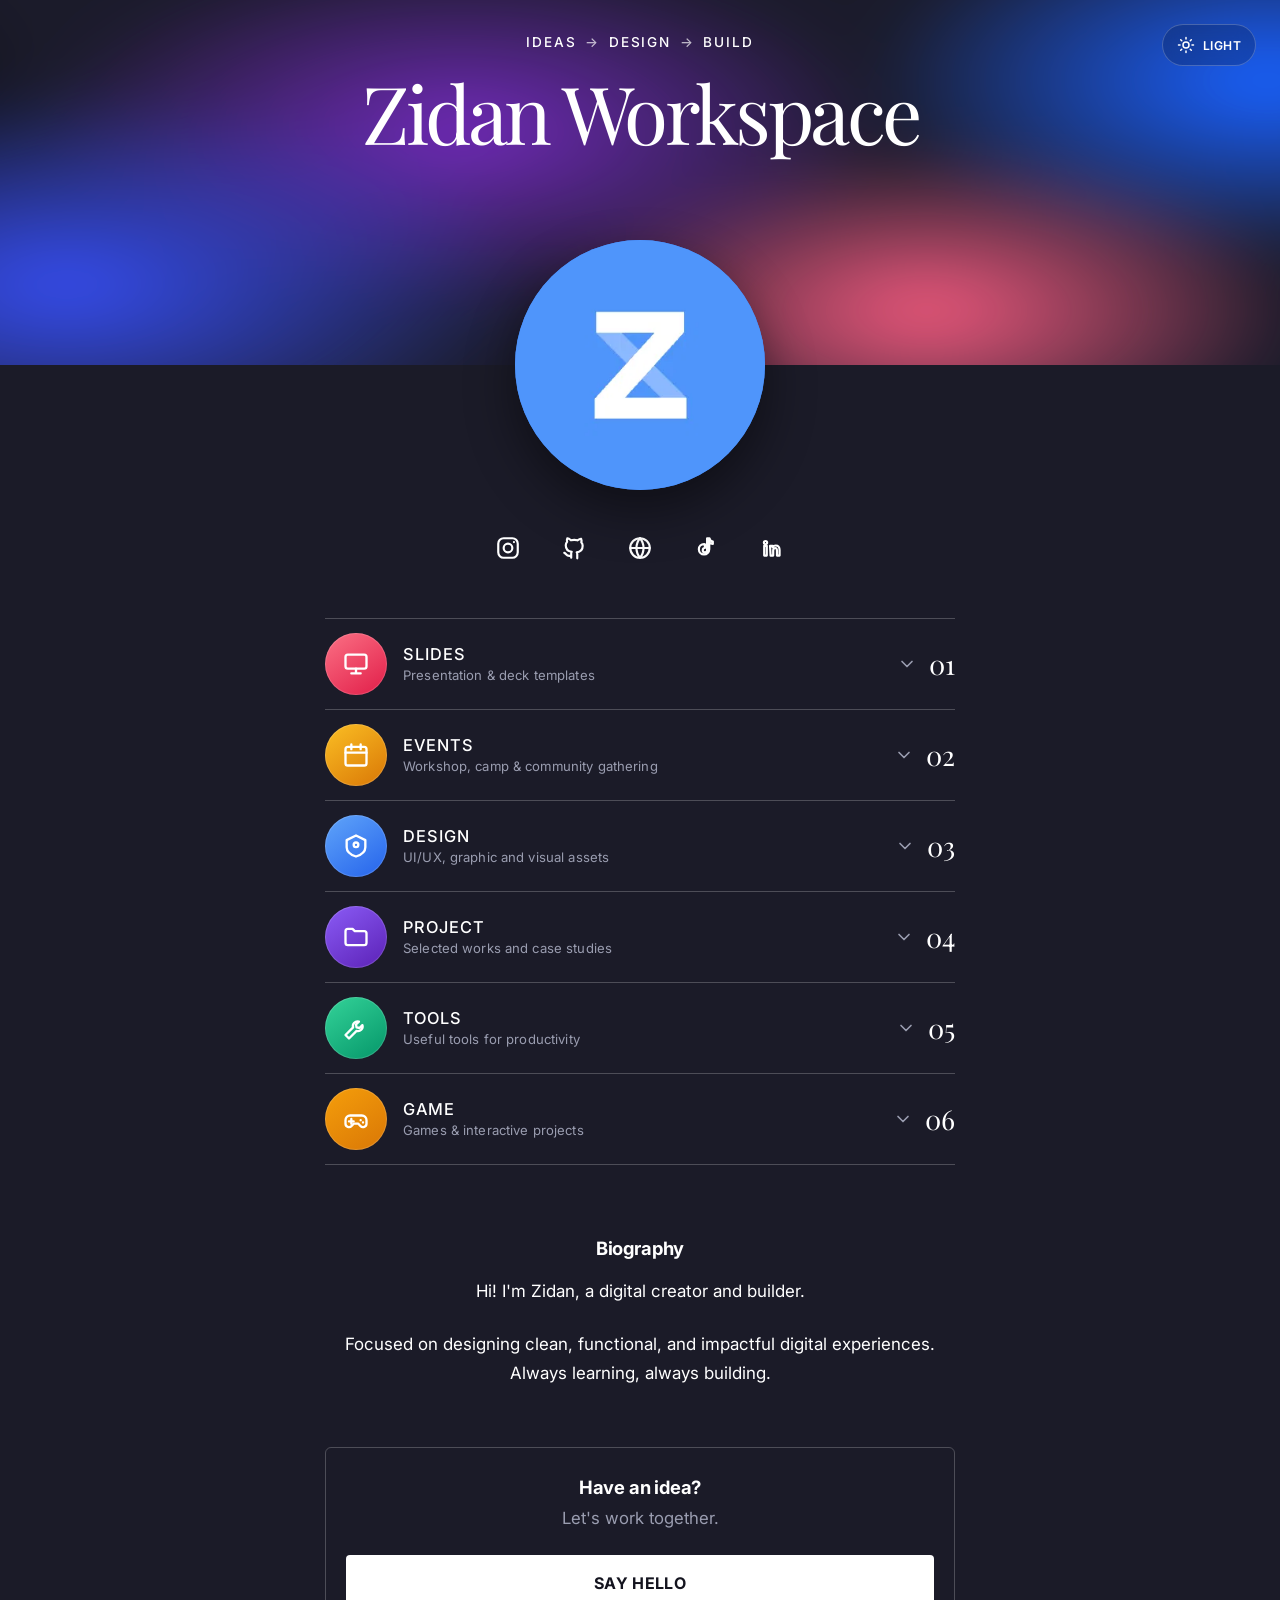
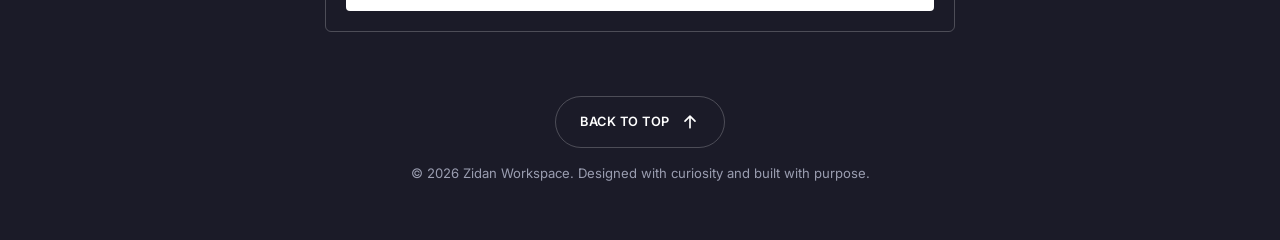
<file: index.html>
<!DOCTYPE html>
<html lang="en">
<head>
<meta charset="utf-8">
<meta name="viewport" content="width=device-width, initial-scale=1">
<title>Zidan Workspace | Ideas → Design → Build</title>
<meta name="description" content="Zidan Workspace: the bio site of Zidan, a digital creator and builder. Slides, design, projects, tools and contact.">
<meta name="theme-color" content="#1B1B28">
<link rel="icon" href="[data-uri]">
<link rel="preconnect" href="https://fonts.googleapis.com">
<link rel="preconnect" href="https://fonts.gstatic.com" crossorigin>
<link href="https://fonts.googleapis.com/css2?family=Inter:wght@400;500;600;700&family=Playfair+Display:wght@400;500&display=swap" rel="stylesheet">
<style>
:root{
  --bg:#1B1B28;--text:#fff;--muted:#9A9DB0;--line:rgba(255,255,255,.22);--blue:#3B82F6;--blue-2:#60A5FA;
  --serif:"Playfair Display",Georgia,"Times New Roman",serif;--sans:Inter,system-ui,-apple-system,"Segoe UI",Roboto,sans-serif;
  --av:clamp(170px,26vw,250px);
}
*{box-sizing:border-box;margin:0}
html{scroll-behavior:smooth}
body{background:var(--bg);color:var(--text);font:400 1rem/1.7 var(--sans);overflow-x:hidden;-webkit-font-smoothing:antialiased}
a{color:inherit}
:focus-visible{outline:3px solid var(--blue-2);outline-offset:4px;border-radius:8px}
svg{fill:none;stroke:currentColor;stroke-width:2;stroke-linecap:round;stroke-linejoin:round}

/* hero */
.hero{position:relative;height:clamp(300px,34vw,365px);text-align:center;padding-top:34px}
.bg{position:absolute;inset:0;overflow:hidden;z-index:0}
.mesh{position:absolute;inset:-20%;z-index:0;filter:blur(28px) saturate(1.2);
  background:
    radial-gradient(38% 55% at 18% 70%,#3B4FD8 0,transparent 70%),
    radial-gradient(34% 50% at 40% 40%,#6B2FA8 0,transparent 70%),
    radial-gradient(30% 45% at 66% 75%,#E0607E 0,transparent 70%),
    radial-gradient(32% 50% at 85% 30%,#2563EB 0,transparent 70%),
    radial-gradient(25% 60% at 0% 40%,#000 0,transparent 70%),#1B1B28;
  animation:drift 26s ease-in-out infinite alternate}
@keyframes drift{from{transform:translate3d(-2%,0,0) scale(1)}to{transform:translate3d(3%,-3%,0) scale(1.08)}}
.eyebrow,h1{position:relative;z-index:1}
.eyebrow{font:500 .85rem var(--sans);letter-spacing:.14em;text-transform:uppercase}
.eyebrow i{font-style:normal;opacity:.7;margin:0 .2em}
h1{font:400 clamp(2.5rem,8.6vw,5rem)/1 var(--serif);letter-spacing:-.045em;margin-top:22px;padding-inline:16px;text-wrap:balance}
.avatar{position:absolute;z-index:2;left:50%;bottom:0;width:var(--av);aspect-ratio:1;transform:translate(-50%,50%);border-radius:50%;overflow:hidden;background:#3B82F6;box-shadow:0 20px 50px rgba(0,0,0,.45);transition:transform .5s cubic-bezier(.2,.7,.2,1)}
.avatar:hover{transform:translate(-50%,50%) scale(1.03) rotate(-2deg)}
.avatar img{width:100%;height:100%;object-fit:cover;display:block;transform:scale(1.45)}

/* content */
main{width:min(630px,100% - 40px);margin-inline:auto;padding-top:calc(var(--av)/2 + 36px)}
.social{display:flex;justify-content:center;gap:22px;list-style:none;padding:0}
.social a{display:grid;place-items:center;width:44px;height:44px;border-radius:12px;transition:transform .25s,color .25s,background .25s}
.social a:hover{transform:translateY(-3px);color:var(--blue-2);background:rgba(255,255,255,.07)}
.social svg{width:26px;height:26px}
@media (max-width:520px){
  .social{gap:10px;flex-wrap:wrap}
  .social a{width:40px;height:40px}
}

.links{list-style:none;padding:0;margin-top:48px;border-top:1px solid var(--line)}
.links li{border-bottom:1px solid var(--line)}
.link{display:flex;align-items:center;gap:16px;min-height:90px;padding:14px 0;text-decoration:none;transition:padding .3s,background .3s}
.thumb{width:62px;height:62px;border-radius:50%;display:grid;place-items:center;flex:none;box-shadow:inset 0 0 0 1px rgba(255,255,255,.15);transition:transform .3s}
.thumb svg{width:28px;height:28px;color:#fff}
.label{flex:1;min-width:0;font:500 1.02rem var(--sans);letter-spacing:.06em;text-transform:uppercase}
.label small{display:block;font:400 .82rem var(--sans);letter-spacing:.01em;text-transform:none;color:var(--muted);line-height:1.4;margin-top:2px}
.num{font:400 1.7rem var(--serif);transition:color .3s,transform .3s}
.link:hover{padding-left:10px}
.link:hover .thumb{transform:scale(1.08) rotate(-4deg)}
.link:hover .num{color:var(--blue-2);transform:translateX(-4px)}

section.bio{margin-top:72px;text-align:center}
h2{font:700 1.15rem var(--sans);letter-spacing:-.01em;margin-bottom:18px}
.bio p{font-size:1.06rem}
.bio p+p{margin-top:24px}

.box{margin-top:60px;border:1px solid var(--line);border-radius:6px;padding:28px 20px 20px;text-align:center}
.box h2{margin-bottom:6px}
.box p{color:var(--muted);font-size:1.05rem;margin-bottom:22px}
.btn{display:flex;align-items:center;justify-content:center;min-height:56px;background:#fff;color:#14141F;border-radius:4px;font:700 1rem var(--sans);letter-spacing:.02em;text-transform:uppercase;text-decoration:none;transition:background .25s,color .25s,transform .25s}
.btn:hover{background:var(--blue);color:#fff;transform:translateY(-2px)}

footer{display:grid;justify-items:center;gap:14px;padding:64px 20px 56px}
.pill{display:inline-flex;align-items:center;gap:10px;min-height:52px;padding:0 24px;border:1px solid var(--line);border-radius:99px;text-decoration:none;font:600 .8rem var(--sans);letter-spacing:.04em;text-transform:uppercase;transition:background .25s,border-color .25s}
.pill:hover{background:rgba(255,255,255,.07);border-color:var(--blue-2)}
.pill svg{width:20px;height:20px}
.copy{color:var(--muted);font-size:.82rem}


button.link{width:100%;background:none;border:0;color:inherit;font:inherit;text-align:left;cursor:pointer}
.end{display:flex;align-items:center;gap:12px}
.chev{width:20px;height:20px;color:var(--muted);transition:transform .3s,color .3s}
.link[aria-expanded="true"] .chev{transform:rotate(180deg);color:var(--blue-2)}
.sub{display:grid;grid-template-rows:0fr;transition:grid-template-rows .4s cubic-bezier(.2,.7,.2,1)}
.sub.open{grid-template-rows:1fr}
.sub>div{overflow:hidden}
.sub-item{display:flex;align-items:center;gap:14px;margin:2px 0 18px 78px;padding:14px 16px;border:1px solid var(--line);border-radius:12px;text-decoration:none;background:rgba(255,255,255,.03);transition:border-color .25s,background .25s,transform .25s}
.sub-item:hover{border-color:var(--blue-2);background:rgba(96,165,250,.1);transform:translateY(-2px)}
.sub-ico{width:40px;height:40px;border-radius:10px;display:grid;place-items:center;background:linear-gradient(145deg,var(--blue-2),#2563EB);flex:none}
.sub-ico svg{width:20px;height:20px;color:#fff}
.sub-txt{flex:1;min-width:0;font-weight:600;line-height:1.35}
.sub-txt small{display:block;font-weight:400;font-size:.82rem;color:var(--muted)}
.sub-item>svg{width:18px;height:18px;color:var(--blue-2);transition:transform .25s}
.sub-item:hover>svg{transform:translateX(4px)}
@media (max-width:520px){.sub-item{margin-left:70px}}

/* nested dropdown (Modul Excel di dalam Slides) */
button.sub-toggle{width:calc(100% - 78px);color:inherit;font:inherit;text-align:left;cursor:pointer}
.sub-ico.green{background:linear-gradient(145deg,#34D399,#059669)}
.sub-toggle>svg,.sub-toggle:hover>svg{transform:none}
.sub-toggle[aria-expanded="true"]{border-color:var(--blue-2);margin-bottom:12px}
.sub-toggle[aria-expanded="true"]>svg{transform:rotate(180deg)}
.mod-list{margin-left:98px;padding:2px 0 6px;border-left:1px solid var(--line)}
.mod-list .sub-item{margin:0 0 12px 14px}
.sub-item.soon{border-style:dashed;color:var(--muted)}
.sub-item.soon:hover{border-color:var(--line);background:rgba(255,255,255,.03);transform:none}
.sub-item.soon .sub-ico{background:var(--line)}
.badge{flex:none;padding:2px 10px;border:1px solid var(--line);border-radius:99px;font-size:.72rem;font-weight:600;white-space:nowrap}
@media (max-width:520px){
  button.sub-toggle{width:calc(100% - 70px)}
  .mod-list{margin-left:70px}
  .mod-list .sub-item{margin-left:10px;gap:10px;padding:12px}
}
@media (max-width:360px){
  .mod-list .sub-ico{display:none}
  .mod-list .soon{flex-wrap:wrap;row-gap:8px}
  .mod-list .soon .sub-txt{flex-basis:100%}
}

/* motion */
.rise{opacity:0;transform:translateY(22px);transition:opacity .7s ease,transform .7s cubic-bezier(.2,.7,.2,1);transition-delay:var(--d,0s)}
.rise.in{opacity:1;transform:none}
.hero .eyebrow,.hero h1{animation:fade .9s ease both}
.hero h1{animation-delay:.12s}
.avatar{animation:fade 1s .25s ease both}
@keyframes fade{from{opacity:0}}
@media (max-width:520px){.label{font-size:.92rem}.num{font-size:1.4rem}.thumb{width:54px;height:54px}}
@media (prefers-reduced-motion:reduce){
  html{scroll-behavior:auto}
  .mesh,.hero .eyebrow,.hero h1,.avatar{animation:none}
  .rise{opacity:1;transform:none;transition:none}
  *{transition-duration:.01ms!important}
}

/* theme toggle */
.theme-toggle{position:absolute;top:24px;right:24px;z-index:5;display:inline-flex;align-items:center;gap:8px;min-height:42px;padding:0 14px;border:1px solid var(--line);border-radius:99px;background:rgba(0,0,0,.18);color:var(--text);font:600 .76rem var(--sans);letter-spacing:.04em;text-transform:uppercase;cursor:pointer;backdrop-filter:blur(10px);transition:background .25s,border-color .25s,color .25s}
.theme-toggle:hover{background:rgba(255,255,255,.1);border-color:var(--blue-2)}
.theme-toggle svg{width:18px;height:18px}
:root[data-theme="light"]{
  --bg:#F7F7FB;--text:#171722;--muted:#626575;--line:rgba(23,23,34,.16);--blue:#2563EB;--blue-2:#3B82F6;
}
:root[data-theme="light"] .mesh{
  background:
    radial-gradient(38% 55% at 18% 70%,#A5B4FC 0,transparent 70%),
    radial-gradient(34% 50% at 40% 40%,#C4B5FD 0,transparent 70%),
    radial-gradient(30% 45% at 66% 75%,#FDA4AF 0,transparent 70%),
    radial-gradient(32% 50% at 85% 30%,#93C5FD 0,transparent 70%),
    radial-gradient(25% 60% at 0% 40%,#CBD5E1 0,transparent 70%),#F7F7FB;
}
:root[data-theme="light"] .theme-toggle{background:rgba(255,255,255,.65)}
:root[data-theme="light"] .sub-item.soon{background:rgba(255,255,255,.4)}
:root[data-theme="light"] .social a:hover,
:root[data-theme="light"] .pill:hover{background:rgba(37,99,235,.07)}
:root[data-theme="light"] .sub-item{background:rgba(255,255,255,.7)}
@media (max-width:520px){.theme-toggle{top:14px;right:14px;padding:0 11px}.theme-toggle span{display:none}}
</style>
</head>
<body>
<header class="hero" id="top">
  <button class="theme-toggle" id="theme-toggle" type="button" aria-label="Switch to light mode" aria-pressed="false">
    <svg id="theme-icon" viewBox="0 0 24 24" aria-hidden="true"><circle cx="12" cy="12" r="4"/><path d="M12 2v2M12 20v2M4.93 4.93l1.42 1.42M17.65 17.65l1.42 1.42M2 12h2M20 12h2M4.93 19.07l1.42-1.42M17.65 6.35l1.42-1.42"/></svg>
    <span>Light</span>
  </button>
  <div class="bg" aria-hidden="true"><div class="mesh"></div></div>
  <p class="eyebrow">Ideas <i>→</i> Design <i>→</i> Build</p>
  <h1>Zidan Workspace</h1>
  <div class="avatar"><img src="[data-uri]" alt="Zidan Workspace logo"></div>
</header>

<main>
  <ul class="social rise" aria-label="Social links">
    <li><a href="https://instagram.com/zidan.design" target="_blank" rel="noopener" aria-label="Instagram @zidan.design"><svg viewBox="0 0 24 24"><rect x="3" y="3" width="18" height="18" rx="5"/><circle cx="12" cy="12" r="4"/><path d="M17.5 6.5h.01"/></svg></a></li>
    <li><a href="https://github.com/zixcko" target="_blank" rel="noopener" aria-label="GitHub zixcko"><svg viewBox="0 0 24 24"><path d="M9 19c-4 1.3-4-2-6-2.5m12 5v-3.5c0-1 .1-1.4-.5-2 2.800-.3 5.500-1.400 5.500-6a4.600 4.600 0 0 0-1.300-3.200 4.200 4.200 0 0 0-.1-3.200s-1-.3-3.400 1.300a11.700 11.700 0 0 0-6 0C6.800 2.800 5.800 3.100 5.800 3.100a4.200 4.200 0 0 0-.1 3.200A4.600 4.600 0 0 0 4.400 9.500c0 4.600 2.700 5.700 5.500 6-.6.600-.6 1.200-.5 2V21"/></svg></a></li>
    <li><a href="https://zidan-portfolio-rho.vercel.app/" target="_blank" rel="noopener" aria-label="Website Zidan Workspace"><svg viewBox="0 0 24 24"><circle cx="12" cy="12" r="9"/><path d="M3 12h18M12 3a14 14 0 0 1 0 18M12 3a14 14 0 0 0 0 18"/></svg></a></li>
    <li><a href="https://tiktok.com/@xyz.zedd" target="_blank" rel="noopener" aria-label="TikTok @xyz.zedd"><svg viewBox="0 0 24 24" aria-hidden="true"><path d="M15 3v10.2a4.8 4.8 0 1 1-4.8-4.8c.3 0 .6 0 .8.1V12a2 2 0 1 0 2 2V3h2.2c.3 1.6 1.5 2.8 3.1 3.1V8.3c-1.2-.1-2.4-.5-3.3-1.2V3H15z"/></svg></a></li>
    <li><a href="https://linkedin.com/in/zidannr" target="_blank" rel="noopener" aria-label="LinkedIn @zidannr"><svg viewBox="0 0 24 24" aria-hidden="true"><path d="M6 8.5A1.5 1.5 0 1 0 6 5.5a1.5 1.5 0 0 0 0 3zM4.8 10H7.2V19H4.8zM10.2 10h2.3v1.2c.5-.8 1.4-1.5 2.9-1.5 2.8 0 3.6 1.8 3.6 4.2V19h-2.4v-4.5c0-1.1 0-2.5-1.6-2.5s-1.9 1.2-1.9 2.4V19h-2.4z"/></svg></a></li>
  </ul>

  <!-- Placeholder URLs: replace example.com with real destinations. -->
  <ul class="links" aria-label="Links">
    <li class="rise" style="--d:.05s">
      <button class="link" type="button" id="slides-btn" aria-expanded="false" aria-controls="slides-sub">
        <span class="thumb" style="background:linear-gradient(145deg,#FB7185,#E11D48)"><svg viewBox="0 0 24 24" aria-hidden="true"><rect x="3" y="4" width="18" height="12" rx="2"/><path d="M12 16v4M8 20h8"/></svg></span>
        <span class="label">Slides<small>Presentation &amp; deck templates</small></span>
        <span class="end"><svg class="chev" viewBox="0 0 24 24" aria-hidden="true"><path d="m6 9 6 6 6-6"/></svg><span class="num">01</span></span>
      </button>
      <div class="sub" id="slides-sub" role="region" aria-labelledby="slides-btn" inert>
        <div>
          <!-- Add more Slides items here -->
          <a class="sub-item" href="slides/atomic.html">
            <span class="sub-ico"><svg viewBox="0 0 24 24" aria-hidden="true"><path d="M4 5a2 2 0 0 1 2-2h13v16H6a2 2 0 0 0-2 2z"/><path d="M4 19V5M9 7h6"/></svg></span>
            <span class="sub-txt">Atomic Habits<small>Resume · James Clear · Book Summary</small></span>
            <svg viewBox="0 0 24 24" aria-hidden="true"><path d="M5 12h14M13 6l6 6-6 6"/></svg>
          </a>
          <a class="sub-item" href="slides/psychology-of-money.html">
            <span class="sub-ico"><svg viewBox="0 0 24 24" aria-hidden="true"><path d="M4 5a2 2 0 0 1 2-2h13v16H6a2 2 0 0 0-2 2z"/><path d="M4 19V5M9 7h6"/></svg></span>
            <span class="sub-txt">Psychology Of Money<small>Resume · Morgan Housel · Book Summary</small></span>
            <svg viewBox="0 0 24 24" aria-hidden="true"><path d="M5 12h14M13 6l6 6-6 6"/></svg>
          </a>
          <a class="sub-item" href="slides/ikigai.html">
            <span class="sub-ico"><svg viewBox="0 0 24 24" aria-hidden="true"><path d="M4 5a2 2 0 0 1 2-2h13v16H6a2 2 0 0 0-2 2z"/><path d="M4 19V5M9 7h6"/></svg></span>
            <span class="sub-txt">Ikigai<small>Resume · Héctor García & Francesc Miralles · Book Summary</small></span>
            <svg viewBox="0 0 24 24" aria-hidden="true"><path d="M5 12h14M13 6l6 6-6 6"/></svg>
          </a>
          <a class="sub-item" href="slides/digital-marketing-fase-1.html">
  <span class="sub-ico"><svg viewBox="0 0 24 24" aria-hidden="true"><path d="M4 5a2 2 0 0 1 2-2h13v16H6a2 2 0 0 0-2 2z"/><path d="M4 19V5M9 7h6"/></svg></span>
  <span class="sub-txt">Digital Marketing<small>Materi · Fase 1 · Pengenalan Digital Marketing</small></span>
  <svg viewBox="0 0 24 24" aria-hidden="true"><path d="M5 12h14M13 6l6 6-6 6"/></svg>
</a>
          <!-- Modul Excel: dropdown berisi daftar modul -->
<button class="sub-item sub-toggle" type="button" id="excel-btn" aria-expanded="false" aria-controls="excel-sub">
  <span class="sub-ico green"><svg viewBox="0 0 24 24" aria-hidden="true"><rect x="3" y="3" width="18" height="18" rx="2"/><path d="M3 9h18M3 15h18M9 3v18"/></svg></span>
  <span class="sub-txt">Modul Excel<small>Materi · Microsoft Excel / Spreadsheet</small></span>
  <svg viewBox="0 0 24 24" aria-hidden="true"><path d="m6 9 6 6 6-6"/></svg>
</button>
<div class="sub" id="excel-sub" role="region" aria-labelledby="excel-btn" inert>
  <div>
    <div class="mod-list">
      <a class="sub-item" href="https://zixcko.github.io/slides/modul-excel/modul-one.html">
        <span class="sub-ico green"><svg viewBox="0 0 24 24" aria-hidden="true"><path d="M14 3H6a2 2 0 0 0-2 2v14a2 2 0 0 0 2 2h12a2 2 0 0 0 2-2V9z"/><path d="M14 3v6h6M8 13h8M8 17h5"/></svg></span>
        <span class="sub-txt">Modul 1<small>Rumus Dasar · Administrasi Pelaporan</small></span>
        <svg viewBox="0 0 24 24" aria-hidden="true"><path d="M5 12h14M13 6l6 6-6 6"/></svg>
      </a>
      <div class="sub-item soon">
        <span class="sub-ico"><svg viewBox="0 0 24 24" aria-hidden="true"><path d="M14 3H6a2 2 0 0 0-2 2v14a2 2 0 0 0 2 2h12a2 2 0 0 0 2-2V9z"/><path d="M14 3v6h6M8 13h8M8 17h5"/></svg></span>
        <span class="sub-txt">Modul 2<small>Materi berikutnya</small></span>
        <span class="badge">Segera hadir</span>
      </div>
      <div class="sub-item soon">
        <span class="sub-ico"><svg viewBox="0 0 24 24" aria-hidden="true"><path d="M14 3H6a2 2 0 0 0-2 2v14a2 2 0 0 0 2 2h12a2 2 0 0 0 2-2V9z"/><path d="M14 3v6h6M8 13h8M8 17h5"/></svg></span>
        <span class="sub-txt">Modul 3<small>Materi berikutnya</small></span>
        <span class="badge">Segera hadir</span>
      </div>
    </div>
  </div>
</div>
        </div>
      </div>
    </li>

    <li class="rise" style="--d:.1s">
<button class="link" type="button" id="events-btn" aria-expanded="false" aria-controls="events-sub">
    <span class="thumb" style="background:linear-gradient(145deg,#FBBF24,#D97706)"><svg viewBox="0 0 24 24" aria-hidden="true"><rect x="3" y="5" width="18" height="16" rx="2"/><path d="M16 3v4M8 3v4M3 10h18"/></svg></span>
    <span class="label">Events<small>Workshop, camp &amp; community gathering</small></span>
    <span class="end"><svg class="chev" viewBox="0 0 24 24" aria-hidden="true"><path d="m6 9 6 6 6-6"/></svg><span class="num">02</span></span>
  </button>
  <div class="sub" id="events-sub" role="region" aria-labelledby="events-btn" inert>
    <div>
      <!-- Add more Events items here -->
     <a class="sub-item" href="events/ikigai-camp.html">
        <span class="sub-ico"><svg viewBox="0 0 24 24" aria-hidden="true"><circle cx="12" cy="12" r="8"/><path d="M12 8v4l3 2"/></svg></span>
        <span class="sub-txt">Ikigai<small>Diskusi Buku &amp; Ngecamp Bareng</small></span>
        <svg viewBox="0 0 24 24" aria-hidden="true"><path d="M5 12h14M13 6l6 6-6 6"/></svg>
      </a>
    </div>
  </div>
</li>

    <li class="rise" style="--d:.1s">
      <button class="link" type="button" id="design-btn" aria-expanded="false" aria-controls="design-sub">
        <span class="thumb" style="background:linear-gradient(145deg,#60A5FA,#2563EB)"><svg viewBox="0 0 24 24"><path d="M12 3 4 7v6c0 4 3.500 6.500 8 8 4.500-1.500 8-4 8-8V7z"/><circle cx="12" cy="11" r="2"/></svg></span>
        <span class="label">Design<small>UI/UX, graphic and visual assets</small></span>
        <span class="end"><svg class="chev" viewBox="0 0 24 24"><path d="m6 9 6 6 6-6"/></svg><span class="num">03</span></span>
      </button>
      <div class="sub" id="design-sub" role="region" aria-labelledby="design-btn" inert>
        <div>
          <!-- Add more Design items here -->
          <a class="sub-item" href="https://example.com/design" target="_blank" rel="noopener">
            <span class="sub-ico"><svg viewBox="0 0 24 24"><path d="M4 4h16v16H4z"/><circle cx="9" cy="9" r="2"/><path d="m20 15-4-4-7 7"/></svg></span>
            <span class="sub-txt">UI/UX Design<small>Existing Design link · Replace this label if needed</small></span>
            <svg viewBox="0 0 24 24"><path d="M5 12h14M13 6l6 6-6 6"/></svg>
          </a>
          <a class="sub-item" href="https://example.com/design-2" target="_blank" rel="noopener">
            <span class="sub-ico"><svg viewBox="0 0 24 24"><path d="m4 16 6-6 4 4 3-3 3 3"/><rect x="3" y="4" width="18" height="16" rx="2"/></svg></span>
            <span class="sub-txt">Visual Assets<small>Second Design item · Easy to edit</small></span>
            <svg viewBox="0 0 24 24"><path d="M5 12h14M13 6l6 6-6 6"/></svg>
          </a>
        </div>
      </div>
    </li>

    <li class="rise" style="--d:.15s">
      <button class="link" type="button" id="project-btn" aria-expanded="false" aria-controls="project-sub">
        <span class="thumb" style="background:linear-gradient(145deg,#8B5CF6,#5B21B6)"><svg viewBox="0 0 24 24"><path d="M3 7a2 2 0 0 1 2-2h4l2 2h8a2 2 0 0 1 2 2v8a2 2 0 0 1-2 2H5a2 2 0 0 1-2-2z"/></svg></span>
        <span class="label">Project<small>Selected works and case studies</small></span>
        <span class="end"><svg class="chev" viewBox="0 0 24 24"><path d="m6 9 6 6 6-6"/></svg><span class="num">04</span></span>
      </button>
      <div class="sub" id="project-sub" role="region" aria-labelledby="project-btn" inert>
        <div>
          <!-- Add more Project items here -->
          <a class="sub-item" href="https://zdandev.tech" target="_blank" rel="noopener">
            <span class="sub-ico"><svg viewBox="0 0 24 24"><path d="M3 7a2 2 0 0 1 2-2h4l2 2h8a2 2 0 0 1 2 2v8a2 2 0 0 1-2 2H5a2 2 0 0 1-2-2z"/></svg></span>
            <span class="sub-txt">Zdandev Studio<small>Digital Website and Design Agency</small></span>
            <svg viewBox="0 0 24 24"><path d="M5 12h14M13 6l6 6-6 6"/></svg>
          </a>
          <a class="sub-item" href="https://briefinite-ai.vercel.app/" target="_blank" rel="noopener">
            <span class="sub-ico"><svg viewBox="0 0 24 24"><path d="M3 7a2 2 0 0 1 2-2h4l2 2h8a2 2 0 0 1 2 2v8a2 2 0 0 1-2 2H5a2 2 0 0 1-2-2z"/></svg></span>
            <span class="sub-txt">Briefinate AI<small>Turn messy client ideas into clear website briefs</small></span>
            <svg viewBox="0 0 24 24"><path d="M5 12h14M13 6l6 6-6 6"/></svg>
          </a>
        </div>
      </div>
    </li>

    <li class="rise" style="--d:.2s">
      <button class="link" type="button" id="tools-btn" aria-expanded="false" aria-controls="tools-sub">
        <span class="thumb" style="background:linear-gradient(145deg,#34D399,#059669)"><svg viewBox="0 0 24 24"><path d="M14.500 6.500a4 4 0 0 0-5 5L3 18l3 3 6.500-6.500a4 4 0 0 0 5-5l-2.500 2.500-2.500-.5-.5-2.500z"/></svg></span>
        <span class="label">Tools<small>Useful tools for productivity</small></span>
        <span class="end"><svg class="chev" viewBox="0 0 24 24"><path d="m6 9 6 6 6-6"/></svg><span class="num">05</span></span>
      </button>
      <div class="sub" id="tools-sub" role="region" aria-labelledby="tools-btn" inert>
        <div>
          <!-- Add more Tools items here -->
          <a class="sub-item" href="https://zxc.page.gd" target="_blank" rel="noopener">
            <span class="sub-ico"><svg viewBox="0 0 24 24"><path d="M3 3h7v7H3zM14 3h7v7h-7zM3 14h7v7H3zM14 14h3v3h-3zM18 18h3v3h-3zM14 19h2v2h-2zM19 14h2v2h-2z"/></svg></span>
            <span class="sub-txt">QR & Link<small>QR Code Generator &amp; URL Shortener</small></span>
            <svg viewBox="0 0 24 24"><path d="M5 12h14M13 6l6 6-6 6"/></svg>
          </a>
          <a class="sub-item" href="https://example.com/tools" target="_blank" rel="noopener">
            <span class="sub-ico"><svg viewBox="0 0 24 24"><path d="M12 3v18M3 12h18"/><circle cx="12" cy="12" r="8"/></svg></span>
            <span class="sub-txt">Productivity Tools<small>Existing Tools link</small></span>
            <svg viewBox="0 0 24 24"><path d="M5 12h14M13 6l6 6-6 6"/></svg>
          </a>
        </div>
      </div>
    </li>

    <li class="rise" style="--d:.3s">
      <button class="link" type="button" id="game-btn" aria-expanded="false" aria-controls="game-sub">
        <span class="thumb" style="background:linear-gradient(145deg,#F59E0B,#D97706)"><svg viewBox="0 0 24 24"><path d="M7 9h10a4 4 0 0 1 4 4v3a3 3 0 0 1-5.2 2L14 16H10l-1.8 2A3 3 0 0 1 3 16v-3a4 4 0 0 1 4-4z"/><path d="M8 12v4M6 14h4M16 13h.01M18 15h.01"/></svg></span>
        <span class="label">Game<small>Games &amp; interactive projects</small></span>
        <span class="end"><svg class="chev" viewBox="0 0 24 24"><path d="m6 9 6 6 6-6"/></svg><span class="num">06</span></span>
      </button>
      <div class="sub" id="game-sub" role="region" aria-labelledby="game-btn" inert>
        <div>
          <!-- Add more Game items here -->
          <a class="sub-item" href="games/blu-fly.html">
            <span class="sub-ico"><svg viewBox="0 0 24 24"><path d="M7 9h10a4 4 0 0 1 4 4v3a3 3 0 0 1-5.2 2L14 16H10l-1.8 2A3 3 0 0 1 3 16v-3a4 4 0 0 1 4-4z"/><path d="M8 12v4M6 14h4M16 13h.01M18 15h.01"/></svg></span>
            <span class="sub-txt">Blu Fly<small>Online · Let's Play!</small></span>
            <svg viewBox="0 0 24 24"><path d="M5 12h14M13 6l6 6-6 6"/></svg>
          </a>
        </div>
      </div>
    </li>
  </ul>

  <section class="bio rise" aria-labelledby="bio-h">
    <h2 id="bio-h">Biography</h2>
    <p>Hi! I'm Zidan, a digital creator and builder.</p>
    <p>Focused on designing clean, functional, and impactful digital experiences. Always learning, always building.</p>
  </section>

  <section class="box rise" aria-labelledby="box-h">
    <h2 id="box-h">Have an idea?</h2>
    <p>Let's work together.</p>
    <a class="btn" href="https://instagram.com/zidan.design" target="_blank" rel="noopener">Say hello</a>
  </section>
</main>

<footer>
  <a class="pill" href="#top" aria-label="Back to top">Back to top <svg viewBox="0 0 24 24" aria-hidden="true"><path d="M12 19V5M6 11l6-6 6 6"/></svg></a>
  <p class="copy">&copy; <span id="y"></span> Zidan Workspace. Designed with curiosity and built with purpose.</p>
</footer>

<script>
document.getElementById('y').textContent = new Date().getFullYear();

const els = document.querySelectorAll('.rise');
if ('IntersectionObserver' in window) {
  const io = new IntersectionObserver((es, o) => es.forEach(e => {
    if (e.isIntersecting) { e.target.classList.add('in'); o.unobserve(e.target); }
  }), { threshold: .12 });
  els.forEach(el => io.observe(el));
} else els.forEach(el => el.classList.add('in'));

/* Dropdown menus: accordion behavior — only one menu can be open at a time. */
const menuButtons = document.querySelectorAll('.link[aria-controls]');

function closeMenu(btn) {
  const panel = document.getElementById(btn.getAttribute('aria-controls'));
  btn.setAttribute('aria-expanded', 'false');
  panel.classList.remove('open');
  panel.setAttribute('inert', '');
}

function openMenu(btn) {
  const panel = document.getElementById(btn.getAttribute('aria-controls'));
  menuButtons.forEach(other => {
    if (other !== btn) closeMenu(other);
  });
  btn.setAttribute('aria-expanded', 'true');
  panel.classList.add('open');
  panel.removeAttribute('inert');
}

menuButtons.forEach(btn => {
  const panel = document.getElementById(btn.getAttribute('aria-controls'));
  if (btn.getAttribute('aria-expanded') !== 'true') panel.setAttribute('inert', '');

  btn.addEventListener('click', () => {
    const isOpen = btn.getAttribute('aria-expanded') === 'true';
    if (isOpen) closeMenu(btn);
    else openMenu(btn);
  });
});

/* Nested dropdown di dalam menu (Modul Excel, dst) */
document.querySelectorAll('.sub-toggle[aria-controls]').forEach(btn => {
  const panel = document.getElementById(btn.getAttribute('aria-controls'));
  btn.addEventListener('click', () => {
    const willOpen = btn.getAttribute('aria-expanded') !== 'true';
    btn.setAttribute('aria-expanded', String(willOpen));
    panel.classList.toggle('open', willOpen);
    panel.toggleAttribute('inert', !willOpen);
  });
});
  
/* Light/Dark mode. Dark remains the default. */
const root = document.documentElement;
const themeBtn = document.getElementById('theme-toggle');
const themeText = themeBtn.querySelector('span');
const themeIcon = document.getElementById('theme-icon');

function setTheme(theme) {
  const light = theme === 'light';
  root.dataset.theme = light ? 'light' : 'dark';
  themeBtn.setAttribute('aria-pressed', String(light));
  themeBtn.setAttribute('aria-label', light ? 'Switch to dark mode' : 'Switch to light mode');
  themeText.textContent = light ? 'Dark' : 'Light';
  themeIcon.innerHTML = light
    ? '<path d="M21 12.8A8.5 8.5 0 0 1 11.2 3a7 7 0 1 0 9.8 9.8z"/>'
    : '<circle cx="12" cy="12" r="4"/><path d="M12 2v2M12 20v2M4.93 4.93l1.42 1.42M17.65 17.65l1.42 1.42M2 12h2M20 12h2M4.93 19.07l1.42-1.42M17.65 6.35l1.42-1.42"/>';
  try { localStorage.setItem('zidan-theme', light ? 'light' : 'dark'); } catch (e) {}
}

let savedTheme = 'dark';
try { savedTheme = localStorage.getItem('zidan-theme') || 'dark'; } catch (e) {}
setTheme(savedTheme === 'light' ? 'light' : 'dark');
themeBtn.addEventListener('click', () => setTheme(root.dataset.theme === 'light' ? 'dark' : 'light'));
</script>
</body>
</html>
</file>
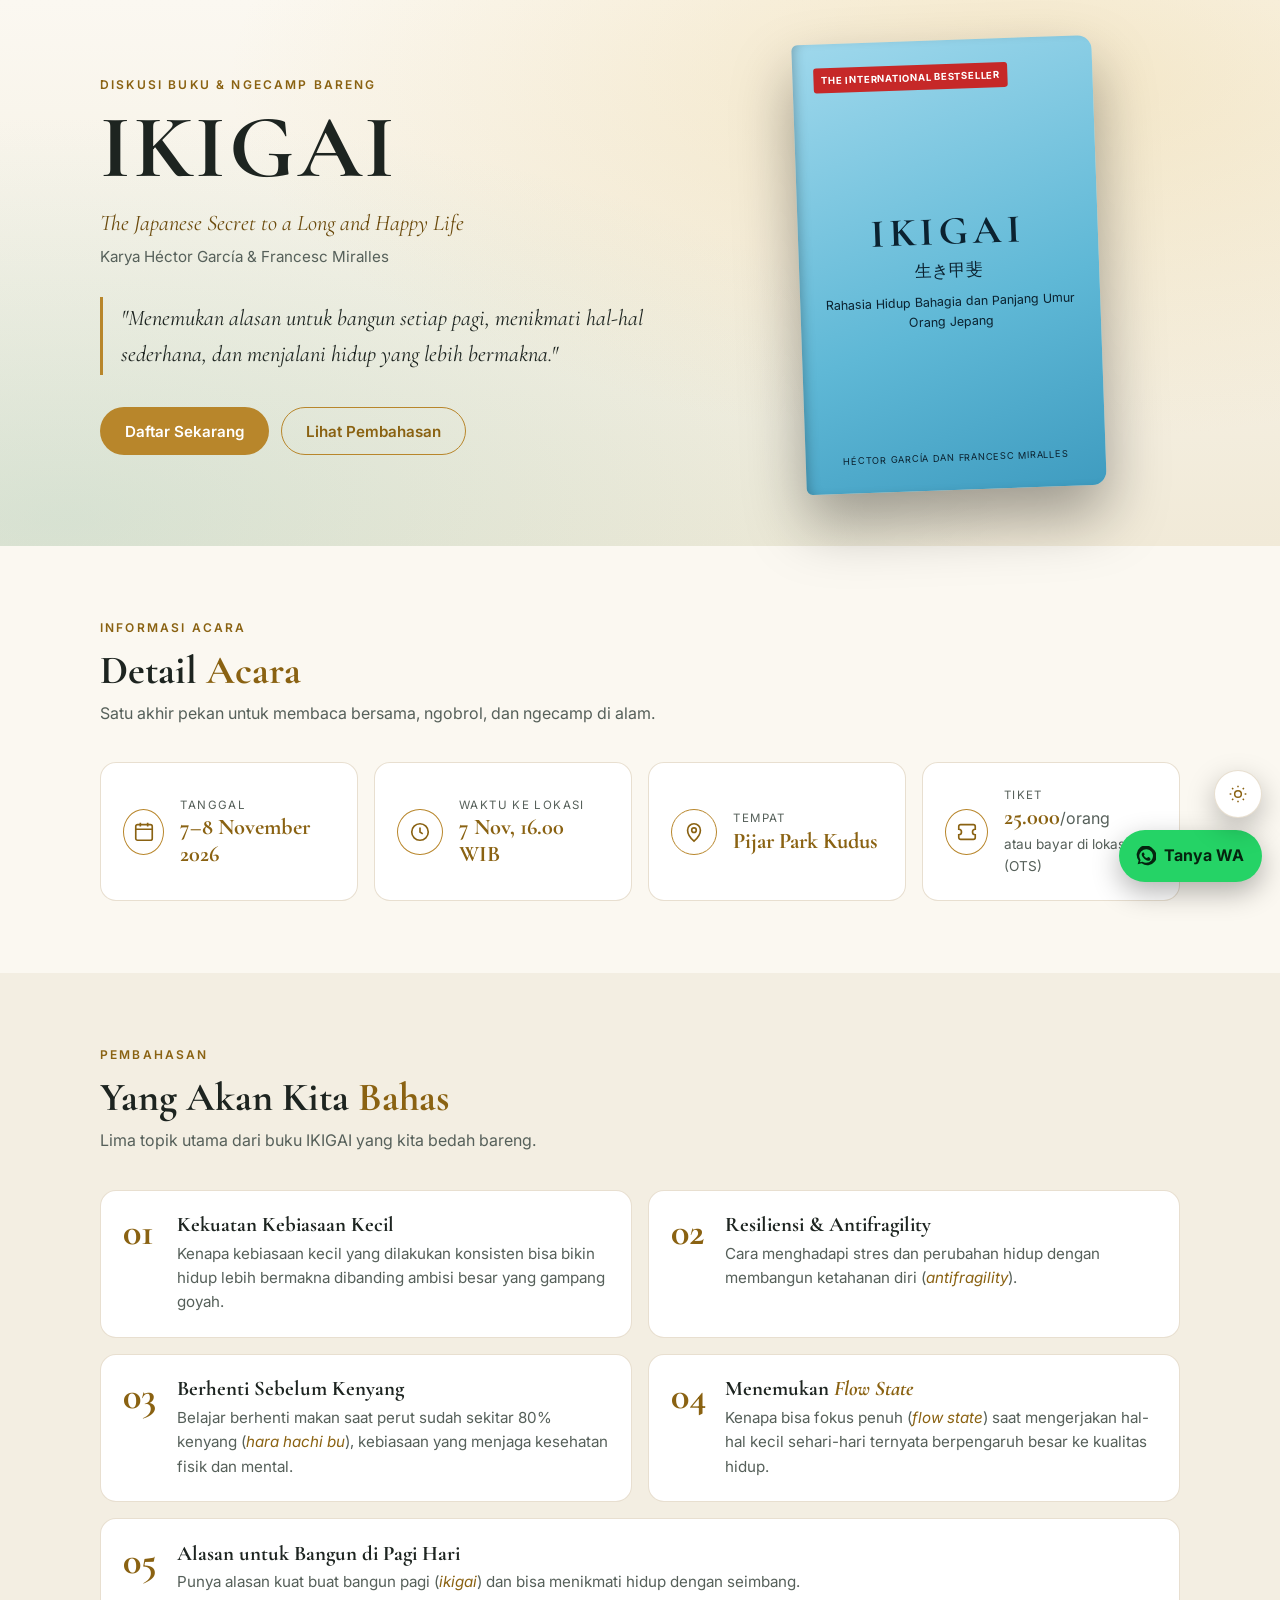
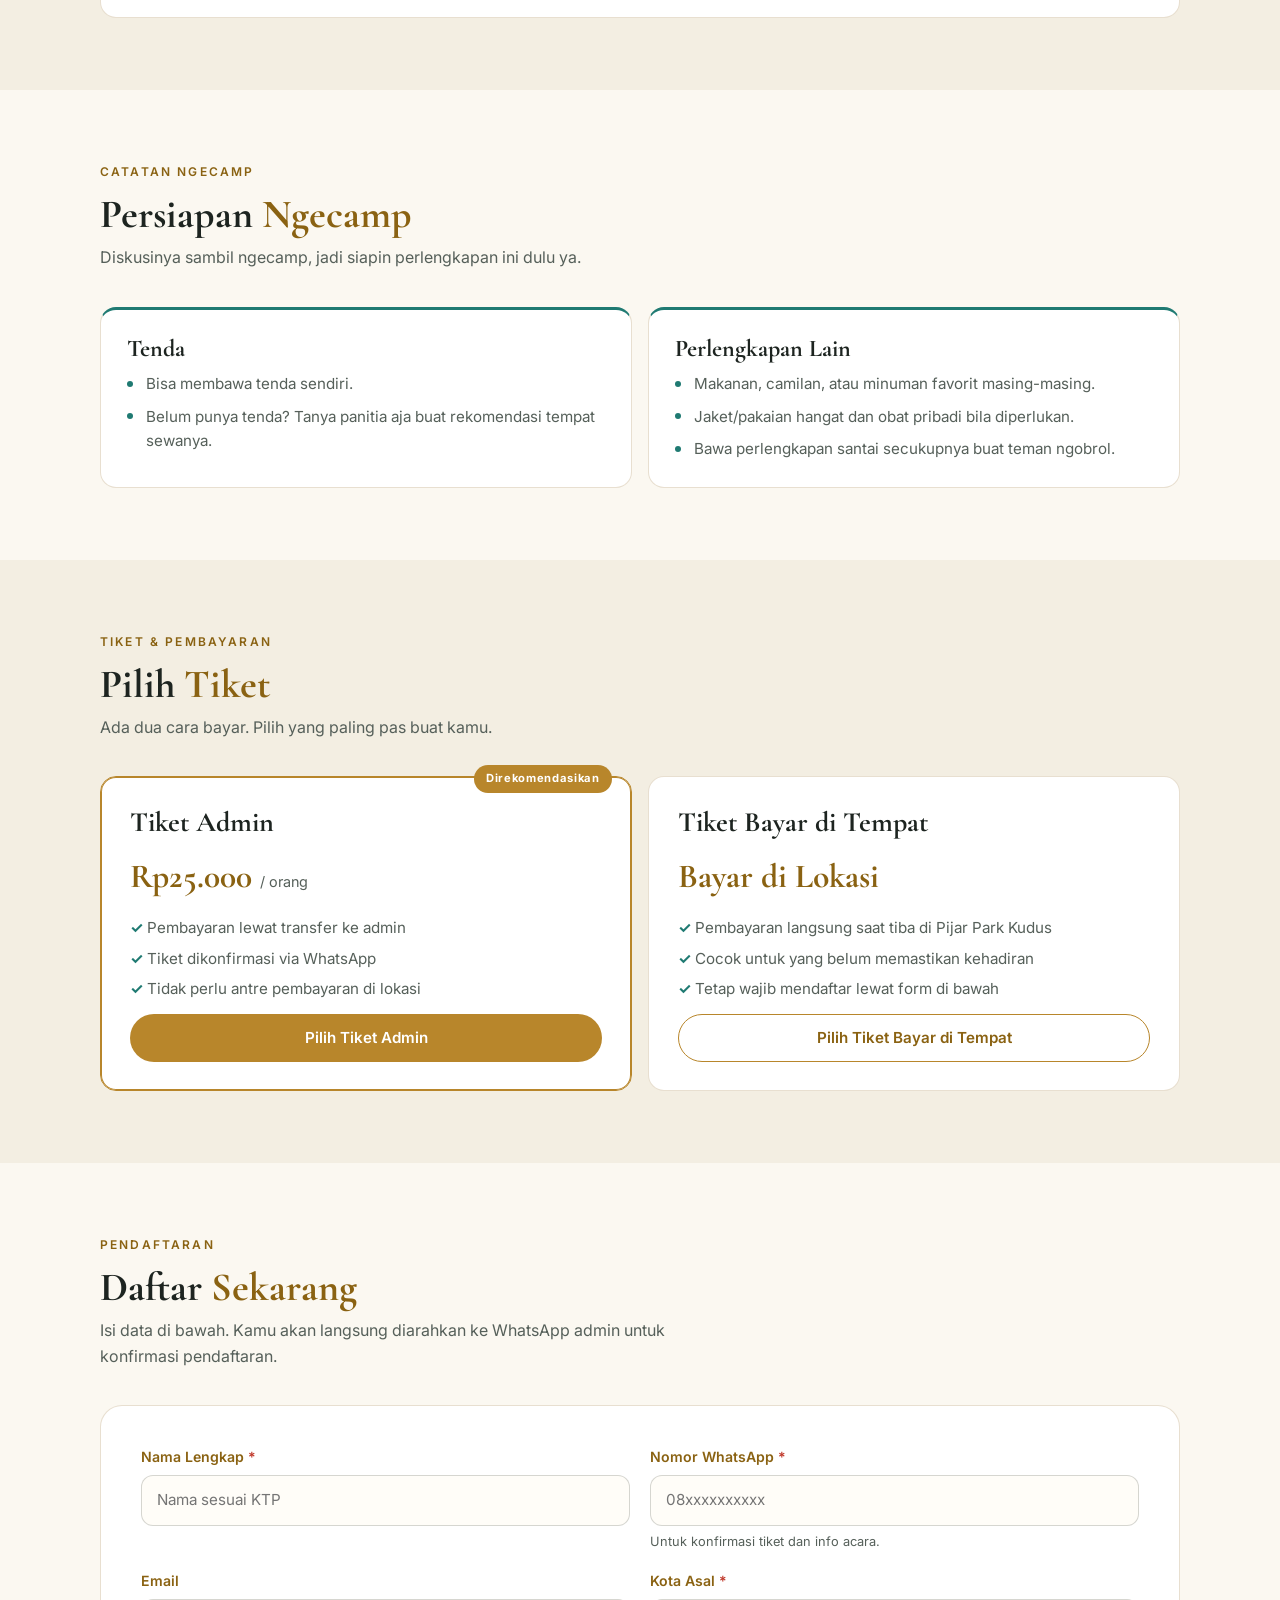
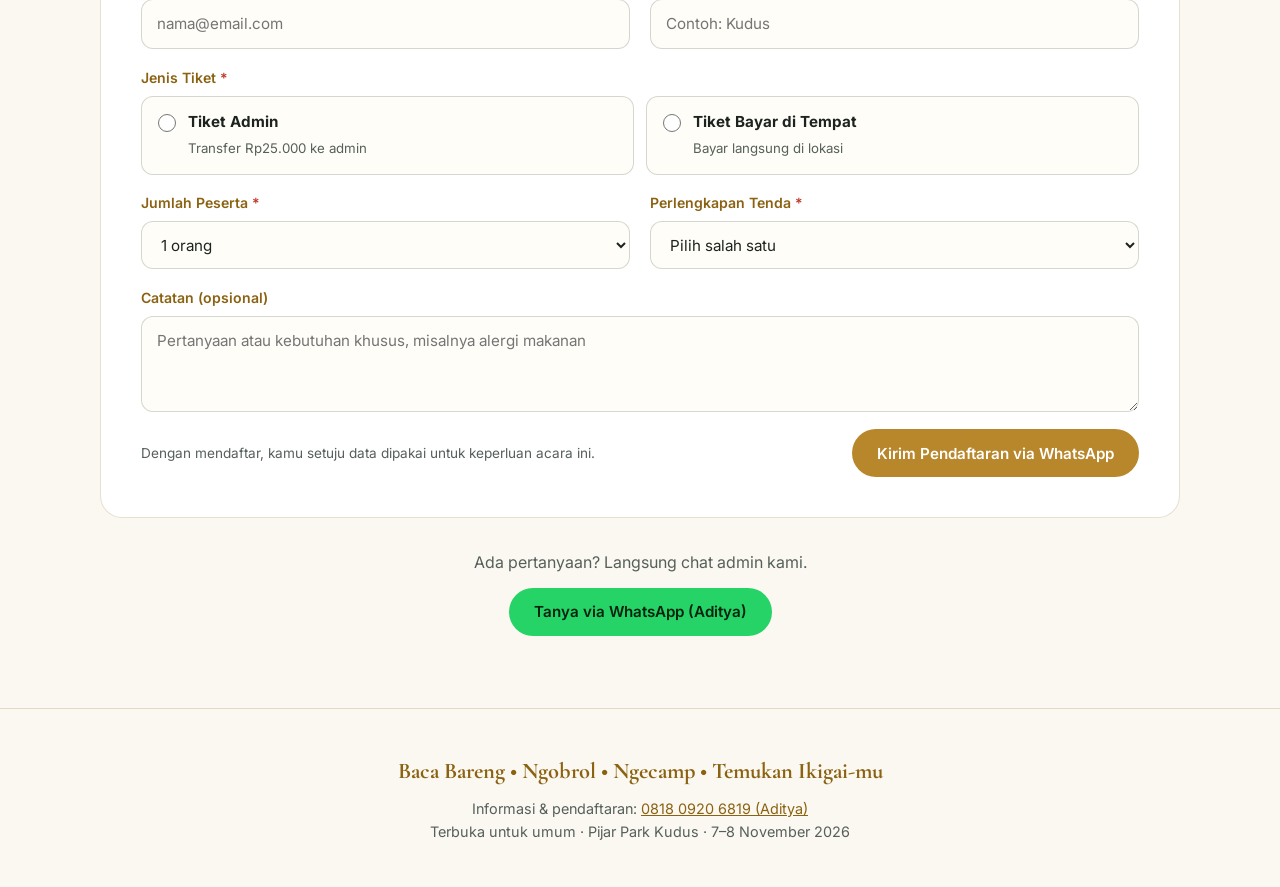
<file: events/ikigai-camp.html>
<!DOCTYPE html>
<html lang="id" data-theme="dark">
<head>
<meta charset="UTF-8">
<meta name="viewport" content="width=device-width, initial-scale=1.0">
<title>Diskusi Buku & Ngecamp IKIGAI - Pijar Park Kudus</title>
<meta name="description" content="Diskusi buku IKIGAI dan ngecamp bareng, 7–8 November 2026 di Pijar Park Kudus. Daftar sekarang.">
<link rel="preconnect" href="https://fonts.googleapis.com">
<link rel="preconnect" href="https://fonts.gstatic.com" crossorigin>
<link href="https://fonts.googleapis.com/css2?family=Cormorant+Garamond:ital,wght@0,500;0,700;1,500&family=Inter:wght@400;500;600;700&display=swap" rel="stylesheet">
<style>
  /* ---------- Tema ---------- */
  :root, [data-theme="dark"] {
    --bg: #0d1412;
    --bg-2: #142019;
    --card: #1a2a22;
    --line: rgba(232, 201, 127, 0.22);
    --text: #f3efe6;
    --muted: #b9c2b8;
    --accent: #e8c97f;
    --accent-ink: #1b1608;
    --accent-text: #e8c97f;
    --accent-2: #f5dfa3;
    --teal: #5fb8b0;
    --input: #0f1a15;
    --input-line: rgba(255, 255, 255, 0.14);
    --hero: radial-gradient(ellipse at 80% 15%, rgba(232,201,127,.16), transparent 55%),
            radial-gradient(ellipse at 5% 95%, rgba(95,184,176,.14), transparent 55%),
            linear-gradient(180deg, #0d1412 0%, #132219 100%);
    --ok-bg: rgba(37,211,102,.12); --ok-line: rgba(37,211,102,.4); --ok-text: #b8f5cf;
    --err-bg: rgba(255,138,128,.1); --err-line: rgba(255,138,128,.4); --err-text: #ffc1ba;
    --err: #ff8a80;
    --wa: #25d366;
  }
  [data-theme="light"] {
    --bg: #fbf8f1;
    --bg-2: #f3eee2;
    --card: #ffffff;
    --line: rgba(138, 98, 20, 0.2);
    --text: #1d2420;
    --muted: #56605a;
    --accent: #b8862b;
    --accent-ink: #ffffff;
    --accent-text: #8a6212;
    --accent-2: #6b4a0c;
    --teal: #1f7a72;
    --input: #fffdf8;
    --input-line: rgba(29, 36, 32, 0.18);
    --hero: radial-gradient(ellipse at 80% 15%, rgba(232,201,127,.35), transparent 55%),
            radial-gradient(ellipse at 5% 95%, rgba(95,184,176,.18), transparent 55%),
            linear-gradient(180deg, #fbf8f1 0%, #f1ead8 100%);
    --ok-bg: rgba(37,211,102,.12); --ok-line: rgba(18,140,70,.35); --ok-text: #0f6b36;
    --err-bg: rgba(220,60,50,.08); --err-line: rgba(220,60,50,.35); --err-text: #9b2418;
    --err: #c0392b;
    --wa: #25d366;
  }

  /* ---------- Dasar ---------- */
  *, *::before, *::after { box-sizing: border-box; margin: 0; padding: 0; }
  html { scroll-behavior: smooth; scroll-padding-top: 1rem; }
  body {
    font-family: "Inter", system-ui, sans-serif;
    background: var(--bg); color: var(--text);
    line-height: 1.6; -webkit-font-smoothing: antialiased;
    transition: background .3s ease, color .3s ease;
  }
  a { color: inherit; }
  svg { display: block; flex: none; }
  .wrap { width: min(1080px, 100% - 2.5rem); margin-inline: auto; }
  h1, h2, h3 { font-family: "Cormorant Garamond", Georgia, serif; font-weight: 700; line-height: 1.15; }
  .hl { color: var(--accent-text); }

  .eyebrow {
    display: block; font-size: .75rem; font-weight: 600; letter-spacing: .18em;
    text-transform: uppercase; color: var(--accent-text); margin-bottom: .6rem;
  }
  .section { padding: 4.5rem 0; }
  .section.alt { background: var(--bg-2); }
  .section-head { margin-bottom: 2.25rem; }
  .section-title { font-size: clamp(1.9rem, 3.6vw, 2.5rem); }
  .section-sub { color: var(--muted); margin-top: .5rem; max-width: 60ch; }

  /* ---------- Tombol ---------- */
  .btn {
    display: inline-flex; align-items: center; justify-content: center; gap: .5rem;
    min-height: 48px; padding: .75rem 1.5rem; border-radius: 999px;
    font: 600 .95rem/1 "Inter", sans-serif; text-decoration: none; white-space: nowrap;
    border: 1.5px solid transparent; cursor: pointer;
    transition: transform .15s ease, filter .2s ease, background .2s ease;
  }
  .btn:hover { transform: translateY(-1px); filter: brightness(1.06); }
  .btn:focus-visible, .theme-btn:focus-visible, input:focus-visible, select:focus-visible, textarea:focus-visible {
    outline: 2px solid var(--accent); outline-offset: 2px;
  }
  .btn-accent { background: var(--accent); color: var(--accent-ink); }
  .btn-outline { border-color: var(--accent); color: var(--accent-text); background: transparent; }
  .btn-wa { background: var(--wa); color: #05240f; }
  .btn[disabled] { opacity: .6; cursor: wait; transform: none; }
  .btn-block { width: 100%; }

  /* ---------- Toggle tema ---------- */
  .theme-btn {
    position: fixed; right: 18px; bottom: 82px; z-index: 60;
    width: 48px; height: 48px; border-radius: 50%; cursor: pointer;
    background: var(--card); color: var(--accent-text); border: 1.5px solid var(--line);
    display: flex; align-items: center; justify-content: center;
    box-shadow: 0 10px 28px rgba(0,0,0,.25);
    transition: transform .2s ease, filter .2s ease, background .3s ease, border-color .3s ease;
  }
  .theme-btn:hover { transform: translateY(-2px); filter: brightness(1.08); }
  .theme-btn .i-sun { display: none; }
  [data-theme="light"] .theme-btn .i-sun { display: block; }
  [data-theme="light"] .theme-btn .i-moon { display: none; }

  /* ---------- Hero ---------- */
  .hero { background: var(--hero); padding: 2.5rem 0 3.5rem; }
  .hero-grid { display: grid; gap: 3rem; align-items: center; }
  @media (min-width: 880px) { .hero-grid { grid-template-columns: 1.2fr 1fr; gap: 4rem; } }
  .hero h1 { font-size: clamp(3.4rem, 9vw, 5.6rem); letter-spacing: .03em; line-height: 1; }
  .book-title { font-family: "Cormorant Garamond", serif; font-style: italic; font-size: clamp(1.15rem, 2.4vw, 1.4rem); color: var(--accent-2); margin-top: .75rem; }
  .author { color: var(--muted); font-size: .95rem; margin-top: .25rem; }
  .quote {
    border-left: 3px solid var(--accent); padding: .2rem 0 .2rem 1.1rem; margin: 1.75rem 0 2rem;
    font-family: "Cormorant Garamond", serif; font-size: clamp(1.2rem, 2.2vw, 1.4rem); font-style: italic;
  }
  .hero-cta { display: flex; flex-wrap: wrap; gap: .75rem; }

  .book-cover {
    width: min(300px, 78%); aspect-ratio: 2 / 3; margin-inline: auto;
    border-radius: 6px 14px 14px 6px; transform: rotate(-2deg);
    background: linear-gradient(160deg, #9fd8ec 0%, #5fb8d6 60%, #3f9cc0 100%);
    box-shadow: 0 30px 60px rgba(0,0,0,.35), inset 8px 0 12px -6px rgba(0,0,0,.25);
    padding: 1.5rem 1.3rem; display: flex; flex-direction: column; justify-content: space-between;
    color: #0b2230; text-align: center;
  }
  .book-cover .badge { background: #c62828; color: #fff; font-size: .6rem; letter-spacing: .08em; padding: .3rem .5rem; align-self: flex-start; border-radius: 3px; font-weight: 700; }
  .book-cover h3 { font-size: 2.5rem; letter-spacing: .12em; }
  .book-cover .jp { font-size: 1.05rem; margin-top: .15rem; }
  .book-cover .sub { font-size: .78rem; margin-top: .5rem; }
  .book-cover .by { font-size: .58rem; letter-spacing: .08em; }

  /* ---------- Kartu info ---------- */
  .info-grid { display: grid; gap: 1rem; grid-template-columns: 1fr; }
  @media (min-width: 560px) { .info-grid { grid-template-columns: 1fr 1fr; } }
  @media (min-width: 1000px) { .info-grid { grid-template-columns: repeat(4, 1fr); } }
  .card {
    background: var(--card); border: 1px solid var(--line); border-radius: 16px; padding: 1.4rem;
  }
  .info-card { display: flex; gap: 1rem; align-items: center; }
  .icon {
    width: 46px; height: 46px; border-radius: 50%; border: 1.5px solid var(--accent);
    color: var(--accent-text); display: grid; place-items: center;
  }
  .info-card .label { font-size: .72rem; letter-spacing: .12em; text-transform: uppercase; color: var(--muted); }
  .info-card .value { font-family: "Cormorant Garamond", serif; font-size: 1.4rem; font-weight: 700; line-height: 1.2; color: var(--accent-text); }
  .info-card .note { font-size: .85rem; color: var(--muted); margin-top: .2rem; }

  /* ---------- Pembahasan ---------- */
  .topics { display: grid; gap: 1rem; grid-template-columns: 1fr; }
  @media (min-width: 720px) { .topics { grid-template-columns: 1fr 1fr; } }
  .topic { display: flex; gap: 1.1rem; }
  .topic-num { font-family: "Cormorant Garamond", serif; font-size: 2.4rem; font-weight: 700; color: var(--accent-text); line-height: 1; min-width: 2ch; }
  .topic h3 { font-size: 1.3rem; margin-bottom: .3rem; }
  .topic p { color: var(--muted); font-size: .95rem; }
  .topic em { color: var(--accent-text); font-style: italic; }
  .topic.wide { grid-column: 1 / -1; }

  /* ---------- Ngecamp ---------- */
  .split { display: grid; gap: 1rem; grid-template-columns: 1fr; }
  @media (min-width: 720px) { .split { grid-template-columns: 1fr 1fr; } }
  .panel { background: var(--card); border: 1px solid var(--line); border-radius: 16px; padding: 1.6rem; border-top: 3px solid var(--teal); }
  .panel h3 { font-size: 1.5rem; margin-bottom: .6rem; }
  .panel ul { list-style: none; display: grid; gap: .5rem; }
  .panel li { color: var(--muted); padding-left: 1.2rem; position: relative; font-size: .95rem; }
  .panel li::before { content: ""; position: absolute; left: 0; top: .55rem; width: 6px; height: 6px; border-radius: 50%; background: var(--teal); }

  /* ---------- Tiket ---------- */
  .tickets { display: grid; gap: 1rem; grid-template-columns: 1fr; }
  @media (min-width: 720px) { .tickets { grid-template-columns: 1fr 1fr; } }
  .ticket { display: flex; flex-direction: column; gap: .75rem; padding: 1.8rem; position: relative; }
  .ticket.highlight { border-color: var(--accent); box-shadow: 0 0 0 1px var(--accent) inset; }
  .ticket .tag {
    position: absolute; top: -12px; right: 1.2rem; background: var(--accent); color: var(--accent-ink);
    font-size: .7rem; font-weight: 700; padding: .3rem .75rem; border-radius: 999px; letter-spacing: .06em;
  }
  .ticket h3 { font-size: 1.75rem; }
  .price { font-family: "Cormorant Garamond", serif; font-size: 2.1rem; font-weight: 700; color: var(--accent-text); }
  .price small { font-family: "Inter", sans-serif; font-size: .9rem; color: var(--muted); font-weight: 400; }
  .ticket ul { list-style: none; display: grid; gap: .4rem; color: var(--muted); font-size: .95rem; }
  .ticket li::before { content: "✓ "; color: var(--teal); font-weight: 700; }
  .ticket .btn { margin-top: auto; }

  /* ---------- Form ---------- */
  .form-card { padding: clamp(1.4rem, 4vw, 2.5rem); border-radius: 22px; }
  form { display: grid; gap: 1.1rem 1.25rem; grid-template-columns: 1fr; }
  @media (min-width: 680px) { form { grid-template-columns: 1fr 1fr; } }
  .field { display: flex; flex-direction: column; gap: .4rem; }
  .full { grid-column: 1 / -1; }
  .field > label, .group-label { font-size: .88rem; font-weight: 600; color: var(--accent-text); }
  .req { color: var(--err); }
  .field input, .field select, .field textarea {
    font: inherit; font-size: .95rem; color: var(--text); background: var(--input);
    border: 1px solid var(--input-line); border-radius: 12px; min-height: 48px;
    padding: .75rem .95rem; width: 100%; transition: border-color .2s, box-shadow .2s;
  }
  .field textarea { min-height: 96px; resize: vertical; }
  .field input:focus, .field select:focus, .field textarea:focus { border-color: var(--accent); box-shadow: 0 0 0 3px color-mix(in srgb, var(--accent) 22%, transparent); outline: none; }
  .field select option { background: var(--card); color: var(--text); }
  .hint { font-size: .8rem; color: var(--muted); }
  .field.invalid input, .field.invalid select { border-color: var(--err); }
  .radio-group { display: grid; gap: .75rem; grid-template-columns: 1fr; }
  @media (min-width: 480px) { .radio-group { grid-template-columns: 1fr 1fr; } }
  .radio-card {
    display: flex; gap: .75rem; align-items: flex-start; cursor: pointer; min-height: 48px;
    background: var(--input); border: 1px solid var(--input-line); border-radius: 12px; padding: .85rem 1rem;
    transition: border-color .2s, background .2s;
  }
  .radio-card:has(input:checked) { border-color: var(--accent); background: color-mix(in srgb, var(--accent) 10%, var(--input)); }
  .radio-card input[type="radio"] { flex: none; width: 18px; height: 18px; min-height: 0; margin: .2rem 0 0; padding: 0; border: 0; accent-color: var(--accent); }
  .radio-card > div { min-width: 0; }
  .radio-card strong { display: block; font-size: .95rem; }
  .radio-card small { color: var(--muted); font-size: .83rem; }
  .actions { grid-column: 1 / -1; display: flex; flex-direction: column; gap: 1rem; align-items: stretch; }
  @media (min-width: 680px) { .actions { flex-direction: row; align-items: center; justify-content: space-between; } }
  .actions .fine { font-size: .85rem; color: var(--muted); }
  .status { grid-column: 1 / -1; font-size: .95rem; display: none; padding: .9rem 1rem; border-radius: 12px; border: 1px solid; }
  .status.ok { display: block; background: var(--ok-bg); border-color: var(--ok-line); color: var(--ok-text); }
  .status.err { display: block; background: var(--err-bg); border-color: var(--err-line); color: var(--err-text); }
  .status .btn { margin-top: .6rem; }
  .hp { position: absolute; left: -9999px; width: 1px; height: 1px; overflow: hidden; }

  .ask { margin-top: 2rem; display: flex; flex-direction: column; align-items: center; gap: .75rem; text-align: center; }
  .ask p { color: var(--muted); }

  /* ---------- Footer ---------- */
  footer { padding: 2.75rem 0; border-top: 1px solid var(--line); color: var(--muted); font-size: .9rem; text-align: center; }
  footer .slogan { font-family: "Cormorant Garamond", serif; font-size: 1.4rem; font-weight: 700; color: var(--accent-text); margin-bottom: .5rem; }
  footer a { color: var(--accent-text); }

  /* ---------- WA mengambang ---------- */
  .wa-float {
    position: fixed; right: 18px; bottom: 18px; z-index: 50; min-height: 52px;
    background: var(--wa); color: #05240f; padding: .75rem 1.1rem; border-radius: 999px;
    font-weight: 700; text-decoration: none; box-shadow: 0 10px 28px rgba(0,0,0,.3);
    display: inline-flex; align-items: center; gap: .5rem;
  }
  .wa-float:hover { filter: brightness(1.05); }

  /* ---------- Animasi ---------- */
  .reveal { opacity: 0; transform: translateY(16px); transition: opacity .6s ease, transform .6s ease; }
  .reveal.in { opacity: 1; transform: none; }
  @media (prefers-reduced-motion: reduce) {
    .reveal { opacity: 1; transform: none; transition: none; }
    html { scroll-behavior: auto; }
    * { transition: none !important; }
  }

  @media (max-width: 480px) {
    .section { padding: 3rem 0; }
    .wa-float .txt { display: none; }
    .wa-float { width: 48px; height: 48px; min-height: 48px; padding: 0; justify-content: center; border-radius: 50%; right: 16px; bottom: 16px; }
    .theme-btn { right: 16px; bottom: 74px; }
    .hero { padding-top: 1.75rem; padding-bottom: 2.5rem; }
  }
</style>
</head>
<body>

<button class="theme-btn" id="themeToggle" type="button" aria-label="Ganti tema terang/gelap" title="Ganti tema">
  <svg class="i-moon" width="20" height="20" viewBox="0 0 24 24" fill="none" stroke="currentColor" stroke-width="1.8"><path d="M21 12.8A9 9 0 1 1 11.2 3a7 7 0 0 0 9.8 9.8z"/></svg>
  <svg class="i-sun" width="20" height="20" viewBox="0 0 24 24" fill="none" stroke="currentColor" stroke-width="1.8"><circle cx="12" cy="12" r="4"/><path d="M12 2v2M12 20v2M4.9 4.9l1.4 1.4M17.7 17.7l1.4 1.4M2 12h2M20 12h2M4.9 19.1l1.4-1.4M17.7 6.3l1.4-1.4"/></svg>
</button>

<header class="hero">
  <div class="wrap hero-grid">
    <div>
      <span class="eyebrow">Diskusi Buku &amp; Ngecamp Bareng</span>
      <h1>IKIGAI</h1>
      <p class="book-title">The Japanese Secret to a Long and Happy Life</p>
      <p class="author">Karya Héctor García &amp; Francesc Miralles</p>
      <p class="quote">"Menemukan alasan untuk bangun setiap pagi, menikmati hal-hal sederhana, dan menjalani hidup yang lebih bermakna."</p>
      <div class="hero-cta">
        <a href="#daftar" class="btn btn-accent">Daftar Sekarang</a>
        <a href="#pembahasan" class="btn btn-outline">Lihat Pembahasan</a>
      </div>
    </div>

    <div class="book-cover" role="img" aria-label="Sampul buku IKIGAI">
      <span class="badge">THE INTERNATIONAL BESTSELLER</span>
      <div>
        <h3>IKIGAI</h3>
        <div class="jp">生き甲斐</div>
        <div class="sub">Rahasia Hidup Bahagia dan Panjang Umur Orang Jepang</div>
      </div>
      <div class="by">HÉCTOR GARCÍA DAN FRANCESC MIRALLES</div>
    </div>
  </div>
</header>

<section class="section" id="info">
  <div class="wrap">
    <div class="section-head reveal">
      <span class="eyebrow">Informasi Acara</span>
      <h2 class="section-title">Detail <span class="hl">Acara</span></h2>
      <p class="section-sub">Satu akhir pekan untuk membaca bersama, ngobrol, dan ngecamp di alam.</p>
    </div>

    <div class="info-grid">
      <div class="card info-card reveal">
        <div class="icon" aria-hidden="true">
          <svg width="22" height="22" viewBox="0 0 24 24" fill="none" stroke="currentColor" stroke-width="1.8"><rect x="3" y="4" width="18" height="17" rx="2"/><path d="M3 9h18M8 2v4M16 2v4"/></svg>
        </div>
        <div>
          <div class="label">Tanggal</div>
          <div class="value">7–8 November 2026</div>
        </div>
      </div>

      <div class="card info-card reveal">
        <div class="icon" aria-hidden="true">
          <svg width="22" height="22" viewBox="0 0 24 24" fill="none" stroke="currentColor" stroke-width="1.8"><circle cx="12" cy="12" r="9"/><path d="M12 7v5l3 2"/></svg>
        </div>
        <div>
          <div class="label">Waktu Ke Lokasi</div>
          <div class="value">7 Nov, 16.00 WIB</div>
        </div>
      </div>

      <div class="card info-card reveal">
        <div class="icon" aria-hidden="true">
          <svg width="22" height="22" viewBox="0 0 24 24" fill="none" stroke="currentColor" stroke-width="1.8"><path d="M12 22s7-6.2 7-12a7 7 0 1 0-14 0c0 5.8 7 12 7 12z"/><circle cx="12" cy="10" r="2.5"/></svg>
        </div>
        <div>
          <div class="label">Tempat</div>
          <div class="value">Pijar Park Kudus</div>
        </div>
      </div>

      <div class="card info-card reveal">
        <div class="icon" aria-hidden="true">
          <svg width="22" height="22" viewBox="0 0 24 24" fill="none" stroke="currentColor" stroke-width="1.8"><path d="M3 9V6a2 2 0 0 1 2-2h14a2 2 0 0 1 2 2v3a3 3 0 0 0 0 6v3a2 2 0 0 1-2 2H5a2 2 0 0 1-2-2v-3a3 3 0 0 0 0-6z"/></svg>
        </div>
        <div>
          <div class="label">Tiket</div>
          <div class="value">25.000<small style="font-size: 1rem; font-family: 'Inter', sans-serif; font-weight: 400; color: var(--muted);">/orang</small></div>
          <div class="note">atau bayar di lokasi (OTS)</div>
        </div>
      </div>
    </div>
  </div>
</section>

<section class="section alt" id="pembahasan">
  <div class="wrap">
    <div class="section-head reveal">
      <span class="eyebrow">Pembahasan</span>
      <h2 class="section-title">Yang Akan Kita <span class="hl">Bahas</span></h2>
      <p class="section-sub">Lima topik utama dari buku IKIGAI yang kita bedah bareng.</p>
    </div>

    <div class="topics">
      <article class="card topic reveal">
        <div class="topic-num">01</div>
        <div>
          <h3>Kekuatan Kebiasaan Kecil</h3>
          <p>Kenapa kebiasaan kecil yang dilakukan konsisten bisa bikin hidup lebih bermakna dibanding ambisi besar yang gampang goyah.</p>
        </div>
      </article>

      <article class="card topic reveal">
        <div class="topic-num">02</div>
        <div>
          <h3>Resiliensi &amp; Antifragility</h3>
          <p>Cara menghadapi stres dan perubahan hidup dengan membangun ketahanan diri (<em>antifragility</em>).</p>
        </div>
      </article>

      <article class="card topic reveal">
        <div class="topic-num">03</div>
        <div>
          <h3>Berhenti Sebelum Kenyang</h3>
          <p>Belajar berhenti makan saat perut sudah sekitar 80% kenyang (<em>hara hachi bu</em>), kebiasaan yang menjaga kesehatan fisik dan mental.</p>
        </div>
      </article>

      <article class="card topic reveal">
        <div class="topic-num">04</div>
        <div>
          <h3>Menemukan <em>Flow State</em></h3>
          <p>Kenapa bisa fokus penuh (<em>flow state</em>) saat mengerjakan hal-hal kecil sehari-hari ternyata berpengaruh besar ke kualitas hidup.</p>
        </div>
      </article>

      <article class="card topic wide reveal">
        <div class="topic-num">05</div>
        <div>
          <h3>Alasan untuk Bangun di Pagi Hari</h3>
          <p>Punya alasan kuat buat bangun pagi (<em>ikigai</em>) dan bisa menikmati hidup dengan seimbang.</p>
        </div>
      </article>
    </div>
  </div>
</section>

<section class="section" id="ngecamp">
  <div class="wrap">
    <div class="section-head reveal">
      <span class="eyebrow">Catatan Ngecamp</span>
      <h2 class="section-title">Persiapan <span class="hl">Ngecamp</span></h2>
      <p class="section-sub">Diskusinya sambil ngecamp, jadi siapin perlengkapan ini dulu ya.</p>
    </div>

    <div class="split">
      <div class="panel reveal">
        <h3>Tenda</h3>
        <ul>
          <li>Bisa membawa tenda sendiri.</li>
          <li>Belum punya tenda? Tanya panitia aja buat rekomendasi tempat sewanya.</li>
        </ul>
      </div>
      <div class="panel reveal">
        <h3>Perlengkapan Lain</h3>
        <ul>
          <li>Makanan, camilan, atau minuman favorit masing-masing.</li>
          <li>Jaket/pakaian hangat dan obat pribadi bila diperlukan.</li>
          <li>Bawa perlengkapan santai secukupnya buat teman ngobrol.</li>
        </ul>
      </div>
    </div>
  </div>
</section>

<section class="section alt" id="tiket">
  <div class="wrap">
    <div class="section-head reveal">
      <span class="eyebrow">Tiket &amp; Pembayaran</span>
      <h2 class="section-title">Pilih <span class="hl">Tiket</span></h2>
      <p class="section-sub">Ada dua cara bayar. Pilih yang paling pas buat kamu.</p>
    </div>

    <div class="tickets">
      <div class="card ticket highlight reveal">
        <span class="tag">Direkomendasikan</span>
        <h3>Tiket Admin</h3>
        <div class="price">Rp25.000 <small>/ orang</small></div>
        <ul>
          <li>Pembayaran lewat transfer ke admin</li>
          <li>Tiket dikonfirmasi via WhatsApp</li>
          <li>Tidak perlu antre pembayaran di lokasi</li>
        </ul>
        <a href="#daftar" class="btn btn-accent" data-pick="Admin (TF Rp25.000)">Pilih Tiket Admin</a>
      </div>

      <div class="card ticket reveal">
        <h3>Tiket Bayar di Tempat</h3>
        <div class="price">Bayar di Lokasi</div>
        <ul>
          <li>Pembayaran langsung saat tiba di Pijar Park Kudus</li>
          <li>Cocok untuk yang belum memastikan kehadiran</li>
          <li>Tetap wajib mendaftar lewat form di bawah</li>
        </ul>
        <a href="#daftar" class="btn btn-outline" data-pick="OTS (Bayar di Lokasi)">Pilih Tiket Bayar di Tempat</a>
      </div>
    </div>
  </div>
</section>

  <section class="section" id="daftar">
  <div class="wrap">
    <div class="section-head reveal">
      <span class="eyebrow">Pendaftaran</span>
      <h2 class="section-title">Daftar <span class="hl">Sekarang</span></h2>
      <p class="section-sub">Isi data di bawah. Kamu akan langsung diarahkan ke WhatsApp admin untuk konfirmasi pendaftaran.</p>
    </div>

    <div class="card form-card reveal">
      <form id="regForm" novalidate>
        <input type="text" name="website" class="hp" tabindex="-1" autocomplete="off" aria-hidden="true">

        <div class="field" data-field>
          <label for="nama">Nama Lengkap <span class="req">*</span></label>
          <input id="nama" name="nama" type="text" placeholder="Nama sesuai KTP" autocomplete="name" required>
        </div>

        <div class="field" data-field>
          <label for="wa">Nomor WhatsApp <span class="req">*</span></label>
          <input id="wa" name="wa" type="tel" placeholder="08xxxxxxxxxx" inputmode="tel" autocomplete="tel" required>
          <span class="hint">Untuk konfirmasi tiket dan info acara.</span>
        </div>

        <div class="field" data-field>
          <label for="email">Email</label>
          <input id="email" name="email" type="email" placeholder="nama@email.com" autocomplete="email">
        </div>

        <div class="field" data-field>
          <label for="kota">Kota Asal <span class="req">*</span></label>
          <input id="kota" name="kota" type="text" placeholder="Contoh: Kudus" required>
        </div>

        <fieldset class="field full" data-field style="border:0;">
          <legend class="group-label" style="margin-bottom:.4rem;">Jenis Tiket <span class="req">*</span></legend>
          <div class="radio-group">
            <label class="radio-card">
              <input type="radio" name="tiket" value="Tiket Admin (TF Rp25.000)">
              <div><strong>Tiket Admin</strong><small>Transfer Rp25.000 ke admin</small></div>
            </label>
            <label class="radio-card">
              <input type="radio" name="tiket" value="Tiket Bayar di Tempat (OTS)">
              <div><strong>Tiket Bayar di Tempat</strong><small>Bayar langsung di lokasi</small></div>
            </label>
          </div>
        </fieldset>

        <div class="field" data-field>
          <label for="jumlah">Jumlah Peserta <span class="req">*</span></label>
          <select id="jumlah" name="jumlah" required>
            <option value="1 orang">1 orang</option>
            <option value="2 orang">2 orang</option>
            <option value="3 orang">3 orang</option>
            <option value="4 orang">4 orang</option>
            <option value="5 orang atau lebih">5 orang atau lebih</option>
          </select>
        </div>

        <div class="field" data-field>
          <label for="tenda">Perlengkapan Tenda <span class="req">*</span></label>
          <select id="tenda" name="tenda" required>
            <option value="">Pilih salah satu</option>
            <option value="Bawa tenda sendiri">Bawa tenda sendiri</option>
            <option value="Minta rekomendasi sewa tenda">Minta rekomendasi sewa tenda</option>
            <option value="Tidak ikut menginap">Tidak ikut menginap</option>
          </select>
        </div>

        <div class="field full">
          <label for="catatan">Catatan (opsional)</label>
          <textarea id="catatan" name="catatan" placeholder="Pertanyaan atau kebutuhan khusus, misalnya alergi makanan"></textarea>
        </div>

        <div class="status" id="status" role="status" aria-live="polite"></div>

        <div class="actions">
          <p class="fine">Dengan mendaftar, kamu setuju data dipakai untuk keperluan acara ini.</p>
          <button type="submit" class="btn btn-accent" id="submitBtn">Kirim Pendaftaran via WhatsApp</button>
        </div>
      </form>
    </div>

    <div class="ask reveal">
      <p>Ada pertanyaan? Langsung chat admin kami.</p>
      <a class="btn btn-wa" href="https://wa.me/6281809206819?text=Halo%20Aditya%2C%20saya%20mau%20tanya%20tentang%20Diskusi%20Buku%20%26%20Ngecamp%20IKIGAI" target="_blank" rel="noopener">
        Tanya via WhatsApp (Aditya)
      </a>
    </div>
  </div>
</section>

<footer>
  <div class="wrap">
    <div class="slogan">Baca Bareng • Ngobrol • Ngecamp • Temukan Ikigai-mu</div>
    <p>Informasi &amp; pendaftaran: <a href="https://wa.me/6281809206819" target="_blank" rel="noopener">0818 0920 6819 (Aditya)</a></p>
    <p>Terbuka untuk umum · Pijar Park Kudus · 7–8 November 2026</p>
  </div>
</footer>

<a class="wa-float" href="https://wa.me/6281809206819?text=Halo%20Aditya%2C%20saya%20mau%20tanya%20tentang%20IKIGAI" target="_blank" rel="noopener" aria-label="Tanya via WhatsApp">
  <svg width="20" height="20" viewBox="0 0 24 24" fill="currentColor" aria-hidden="true"><path d="M20.5 3.5A11 11 0 0 0 3.2 17.3L2 22l4.8-1.2A11 11 0 1 0 20.5 3.5zM12 20.2a8.2 8.2 0 0 1-4.2-1.2l-.3-.2-2.8.7.8-2.7-.2-.3A8.2 8.2 0 1 1 12 20.2zm4.5-6.1c-.2-.1-1.5-.7-1.7-.8-.2-.1-.4-.1-.6.1l-.8 1c-.1.2-.3.2-.5.1a6.7 6.7 0 0 1-3.3-2.9c-.2-.4.2-.4.7-1.3.1-.2 0-.3 0-.4l-.8-1.8c-.2-.5-.4-.4-.6-.4h-.5a1 1 0 0 0-.7.3 3 3 0 0 0-.9 2.2 5.2 5.2 0 0 0 1.1 2.8 11.8 11.8 0 0 0 4.5 4c2.2.9 2.6.7 3.1.7a2.6 2.6 0 0 0 1.7-1.2 2.1 2.1 0 0 0 .1-1.2c-.1-.1-.2-.2-.4-.3z"/></svg>
  <span class="txt">Tanya WA</span>
</a>

<script>
  const WA_NUMBER = "6281809206819";

  /* ---------- Tema terang / gelap ---------- */
  const root = document.documentElement;
  const media = window.matchMedia("(prefers-color-scheme: light)");
  function readSaved() { try { return localStorage.getItem("ikigai-theme"); } catch (e) { return null; } }
  function saveTheme(t) { try { localStorage.setItem("ikigai-theme", t); } catch (e) {} }
  function applyTheme(t) { root.setAttribute("data-theme", t); }

  applyTheme(readSaved() || (media.matches ? "light" : "dark"));

  document.getElementById("themeToggle").addEventListener("click", () => {
    const next = root.getAttribute("data-theme") === "light" ? "dark" : "light";
    applyTheme(next);
    saveTheme(next);
  });

  /* ---------- Animasi muncul saat scroll ---------- */
  const io = new IntersectionObserver((entries) => {
    entries.forEach((e) => { if (e.isIntersecting) { e.target.classList.add("in"); io.unobserve(e.target); } });
  }, { threshold: 0.12 });
  document.querySelectorAll(".reveal").forEach((el) => io.observe(el));

  /* ---------- Pilih tiket dari kartu ---------- */
  document.querySelectorAll("[data-pick]").forEach((btn) => {
    btn.addEventListener("click", () => {
      const pick = btn.dataset.pick;
      const radio = document.querySelector(`input[name="tiket"][value*="${pick}"]`);
      if (radio) radio.checked = true;
    });
  });

  /* ---------- Form pendaftaran ---------- */
  const form = document.getElementById("regForm");
  const statusEl = document.getElementById("status");
  const submitBtn = document.getElementById("submitBtn");

  function showStatus(type, msg) {
    statusEl.className = "status " + type;
    statusEl.textContent = msg;
  }

  function validate() {
    let ok = true;
    form.querySelectorAll("[data-field]").forEach((f) => f.classList.remove("invalid"));
    const waOk = /^(\+?62|0)8[0-9]{7,11}$/.test(form.wa.value.trim().replace(/[\s-]/g, ""));

    if (!form.nama.value.trim()) { ok = false; form.nama.closest("[data-field]").classList.add("invalid"); }
    if (!waOk) { ok = false; form.wa.closest("[data-field]").classList.add("invalid"); }
    if (!form.kota.value.trim()) { ok = false; form.kota.closest("[data-field]").classList.add("invalid"); }
    if (!form.tiket.value) { ok = false; form.tiket[0].closest("[data-field]").classList.add("invalid"); }
    if (!form.tenda.value) { ok = false; form.tenda.closest("[data-field]").classList.add("invalid"); }
    return ok;
  }

  form.addEventListener("submit", (ev) => {
    ev.preventDefault();
    statusEl.className = "status";
    statusEl.textContent = "";

    if (form.website.value) return; // honeypot anti-bot

    if (!validate()) {
      showStatus("err", "Mohon lengkapi data yang wajib diisi dengan benar. Nomor WhatsApp harus valid.");
      return;
    }

    const data = {
      nama: form.nama.value.trim(),
      wa: form.wa.value.trim(),
      email: form.email.value.trim() || "-",
      kota: form.kota.value.trim(),
      tiket: form.tiket.value,
      jumlah: form.jumlah.value,
      tenda: form.tenda.value,
      catatan: form.catatan.value.trim() || "-"
    };

    const pesan = [
      "Halo Kak Aditya, saya mau konfirmasi pendaftaran Diskusi Buku & Ngecamp IKIGAI di Pijar Park Kudus.",
      "",
      "*Data Pendaftar:*",
      `• Nama: ${data.nama}`,
      `• No. WhatsApp: ${data.wa}`,
      `• Email: ${data.email}`,
      `• Kota Asal: ${data.kota}`,
      `• Pilihan Tiket: ${data.tiket}`,
      `• Jumlah Peserta: ${data.jumlah}`,
      `• Tenda: ${data.tenda}`,
      `• Catatan: ${data.catatan}`,
      "",
      "Mohon info konfirmasi dan petunjuk selanjutnya ya kak. Terima kasih!"
    ].join("\n");

    const waLink = `https://wa.me/${WA_NUMBER}?text=${encodeURIComponent(pesan)}`;

    showStatus("ok", "Membuka WhatsApp untuk mengirim pendaftaran...");
    
    // Buka WhatsApp di tab / aplikasi baru
    window.open(waLink, "_blank");

    // Tombol cadangan jika popup browser terblokir
    const manualBtn = document.createElement("a");
    manualBtn.className = "btn btn-wa";
    manualBtn.href = waLink;
    manualBtn.target = "_blank";
    manualBtn.rel = "noopener";
    manualBtn.style.marginTop = "0.75rem";
    manualBtn.textContent = "Klik di sini jika WhatsApp tidak terbuka";
    statusEl.innerHTML = "<div>Pendaftaran siap dikirim! Klik tombol di bawah jika WhatsApp tidak otomatis terbuka:</div>";
    statusEl.appendChild(manualBtn);
  });
</script>
</body>
</html>
</file>
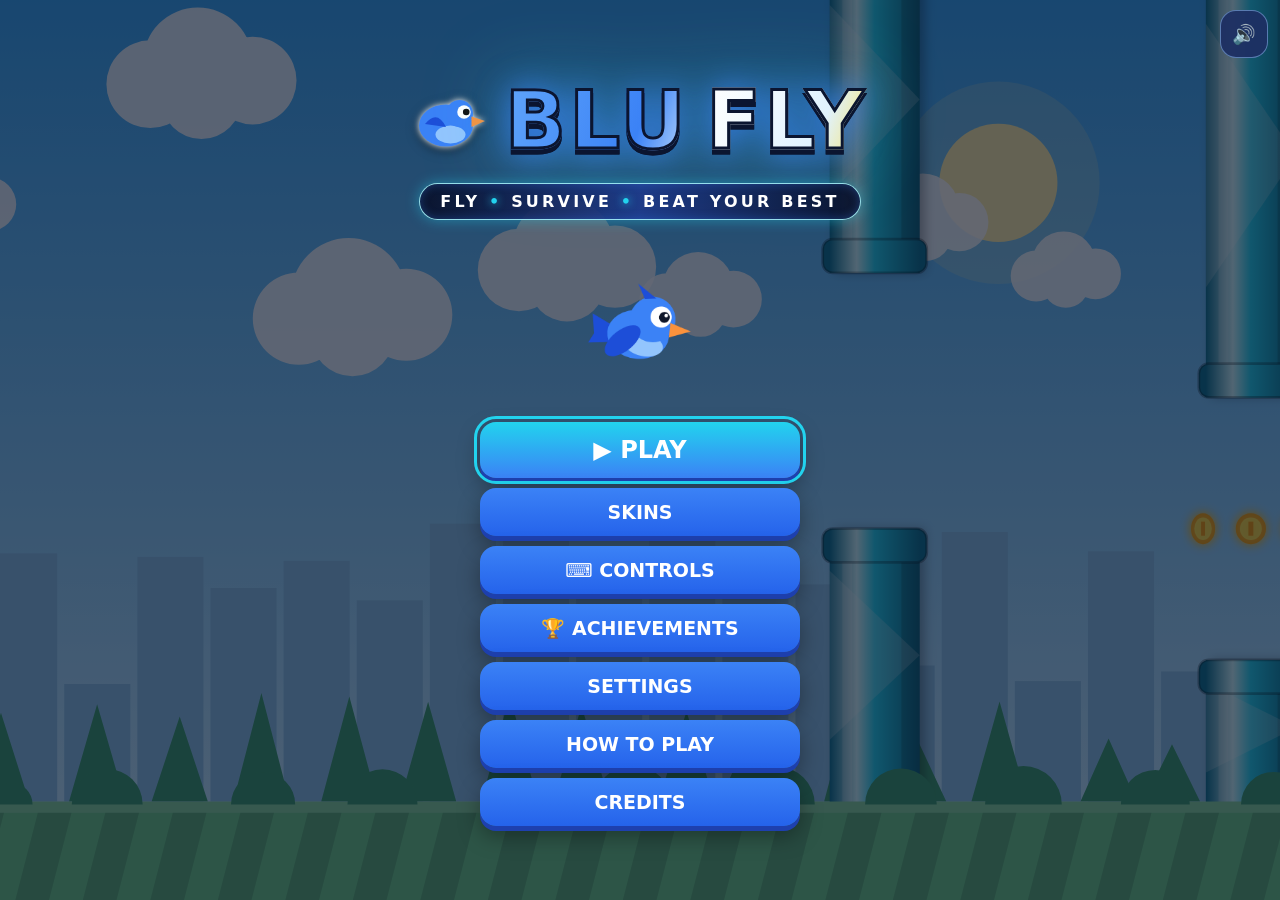
<file: games/blu-fly.html>
<!DOCTYPE html>
<html lang="en"><head><meta charset="utf-8">
<meta name="viewport" content="width=device-width,initial-scale=1,maximum-scale=1,viewport-fit=cover">
<meta name="theme-color" content="#0B1530"><title>BLU FLY</title>
<style>
*{box-sizing:border-box;-webkit-tap-highlight-color:transparent;user-select:none;-webkit-user-select:none}
html,body{margin:0;width:100%;height:100%;overflow:hidden;background:#0B1530;color:#fff;font-family:Inter,system-ui,-apple-system,"Segoe UI",Roboto,sans-serif;touch-action:none;overscroll-behavior:none}
body{position:fixed;inset:0;width:100vw;height:100dvh}
#c{position:fixed;inset:0;width:100%;height:100%;display:block}
.scr{position:fixed;inset:0;display:none;overflow-y:auto;touch-action:pan-y;background:rgba(6,12,32,.9);padding:env(safe-area-inset-top) env(safe-area-inset-right) env(safe-area-inset-bottom) env(safe-area-inset-left)}
.scr.on{display:flex;animation:in .35s ease}
#menu{background:rgba(6,12,32,.62)}
.in{margin:auto;display:flex;flex-direction:column;align-items:center;gap:clamp(8px,2vh,16px);padding:14px;text-align:center;max-width:100%}
.hero{display:flex;flex-direction:column;align-items:center;gap:clamp(8px,2vh,16px)}
@keyframes in{from{opacity:0;transform:translateY(14px)}to{opacity:1;transform:none}}
h1,h2,h3{margin:0;font-weight:900;letter-spacing:.04em}
h1{font-size:clamp(38px,11vmin,80px);display:flex;align-items:center;gap:.25em;position:relative;animation:tf 3.2s ease-in-out infinite alternate}
@keyframes tf{to{transform:translateY(-6px)}}
h1 .tt{display:flex;gap:.22em;filter:drop-shadow(0 5px 0 #0B1530) drop-shadow(0 0 16px rgba(59,130,246,.85)) drop-shadow(0 0 40px rgba(34,211,238,.35))}
h1 .tt b,h1 .tt i{font-style:normal;-webkit-text-stroke:3px #0B1530;paint-order:stroke fill;background-size:260% 100%;-webkit-background-clip:text;background-clip:text;color:transparent;animation:sh 3.4s linear infinite}
h1 .tt b{background-image:linear-gradient(110deg,#60A5FA 0%,#3B82F6 30%,#E0F2FE 45%,#22D3EE 55%,#3B82F6 70%,#1D4ED8 100%);border-bottom:0}
h1 .tt i{background-image:linear-gradient(110deg,#fff 0%,#E0F2FE 30%,#FDE047 45%,#fff 55%,#E0F2FE 70%,#fff 100%);animation-delay:-1.1s}
@keyframes sh{from{background-position:130% 0}to{background-position:-130% 0}}
h1 svg{width:.9em;height:.75em;filter:drop-shadow(0 0 3px #fff) drop-shadow(0 3px 5px rgba(0,0,0,.5));animation:bw 1.6s ease-in-out infinite alternate}
h1 svg .wg{transform-box:fill-box;transform-origin:100% 100%;animation:wf .35s ease-in-out infinite alternate}
@keyframes wf{from{transform:rotate(-18deg) scaleY(1)}to{transform:rotate(14deg) scaleY(.7)}}
@keyframes bw{from{transform:translateY(2px) rotate(-4deg)}to{transform:translateY(-6px) rotate(4deg)}}
.sp{position:absolute;left:var(--x);top:var(--y);font-size:var(--s,.28em);font-style:normal;color:#FDE047;text-shadow:0 0 8px #FDE047,0 0 16px #fff;pointer-events:none;animation:tw 2.2s ease-in-out infinite;animation-delay:var(--d);opacity:0;-webkit-text-stroke:0}
@keyframes tw{0%,100%{opacity:0;transform:scale(.2) rotate(0)}50%{opacity:1;transform:scale(1.2) rotate(90deg)}}h1 svg{width:.9em;height:.75em}
h2{font-size:clamp(28px,7vmin,52px)}h3{font-size:clamp(15px,3vmin,20px);opacity:.85}
.sub{margin:0;position:relative;overflow:hidden;font-size:clamp(11px,2.4vmin,16px);letter-spacing:.2em;color:#fff;font-weight:800;padding:8px 20px;border-radius:999px;background:linear-gradient(90deg,rgba(8,16,40,.92),rgba(30,58,138,.92),rgba(8,16,40,.92));border:1.5px solid rgba(165,243,252,.9);box-shadow:0 0 14px rgba(34,211,238,.45),inset 0 0 10px rgba(59,130,246,.35)}
.sub em{color:#22D3EE;font-style:normal;text-shadow:0 0 8px #22D3EE}
.sub::after{content:"";position:absolute;top:0;bottom:0;width:40%;left:-60%;background:linear-gradient(100deg,transparent,rgba(255,255,255,.55),transparent);animation:ss 3.6s ease-in-out infinite}
@keyframes ss{0%,35%{left:-60%}75%,100%{left:130%}}
#mb{width:clamp(90px,26vmin,170px);height:auto;aspect-ratio:1;animation:fl 2.4s ease-in-out infinite alternate}
@keyframes fl{to{transform:translateY(-8px)}}
button{font:inherit;font-weight:800;color:#fff;min-height:48px;padding:0 22px;border:0;border-radius:16px;cursor:pointer;font-size:clamp(15px,2.6vmin,19px);background:linear-gradient(#3B82F6,#2563EB);box-shadow:0 5px 0 #1E40AF,0 10px 22px rgba(0,0,0,.35);transition:transform .1s;touch-action:manipulation}
button:active{transform:translateY(3px);box-shadow:0 2px 0 #1E40AF}
button:focus-visible{outline:3px solid #22D3EE;outline-offset:3px}
.alt{background:rgba(30,48,100,.95);box-shadow:none;border:1px solid rgba(147,197,253,.5)}
.big{background:linear-gradient(#22D3EE,#3B82F6);font-size:clamp(18px,3.4vmin,24px);min-height:56px}
.btns{display:grid;gap:10px;width:min(86vw,320px)}
.card{background:rgba(22,38,84,.96);border:1px solid rgba(147,197,253,.4);border-radius:20px;padding:14px 18px;box-shadow:0 8px 30px rgba(0,0,0,.25);width:min(92vw,420px)}
.card p{margin:6px 0}
.tg{display:flex;justify-content:space-between;align-items:center;gap:12px}.tg span{color:#22D3EE}
.grid{display:grid;grid-template-columns:repeat(auto-fit,minmax(92px,1fr));gap:10px;width:min(92vw,560px)}
.it{display:flex;flex-direction:column;align-items:center;gap:4px;padding:8px 4px;font-size:12px;background:rgba(24,40,88,.97);box-shadow:none;border:2px solid rgba(147,197,253,.25);line-height:1.2}
.it.lg{border-color:#FBBF24;background:linear-gradient(160deg,rgba(80,40,120,.98),rgba(24,40,88,.98));animation:lg 1.6s ease-in-out infinite alternate}.it.lg span:first-of-type{background:linear-gradient(90deg,#FDE047,#F472B6,#22D3EE);-webkit-background-clip:text;background-clip:text;color:transparent}
@keyframes lg{from{box-shadow:0 0 6px rgba(251,191,36,.4)}to{box-shadow:0 0 22px rgba(251,191,36,.95)}}
.it.sel{border-color:#22D3EE;background:rgba(14,90,120,.98)}.it b{font-size:12px}.it .pr{color:#FDE047;font-size:12px}.it canvas{width:56px;height:56px}
.it small{font-size:10px;letter-spacing:0;font-weight:600;opacity:.95;min-height:2.4em;color:#BFDBFE}
.st{display:grid;grid-template-columns:repeat(3,1fr);gap:12px}.st b{font-size:clamp(24px,5vmin,36px);display:block}
small{display:block;font-size:11px;letter-spacing:.18em;opacity:.95;font-weight:700}
.nb{display:none;color:#FDE047;font-size:clamp(26px,6vmin,44px);font-weight:900;animation:pp .7s ease-in-out infinite alternate}
@keyframes pp{to{transform:scale(1.15) rotate(-3deg)}}
#hud{position:fixed;inset:0;pointer-events:none;display:none}#hud.on{display:block}
#hud>*{position:absolute;top:max(10px,env(safe-area-inset-top))}
.hl{left:max(14px,env(safe-area-inset-left))}.hr{right:max(14px,env(safe-area-inset-right))}
.hm{left:50%;transform:translateX(-50%);text-align:center}
.hl b{font-size:clamp(16px,3.2vmin,22px)}
#sc{font-size:clamp(40px,9vmin,68px);font-weight:900;line-height:1;text-shadow:0 3px 0 rgba(0,0,0,.25)}
#cmb{color:#22D3EE;font-weight:800;font-size:clamp(12px,2.4vmin,17px);height:1.3em}
#zn{letter-spacing:.14em;color:#FDE047}
#pz{pointer-events:auto;width:48px;padding:0;border-radius:14px}
#fbb{position:fixed;right:max(14px,env(safe-area-inset-right));bottom:max(18px,env(safe-area-inset-bottom));display:none;min-width:84px;height:60px;font-size:20px;border-radius:18px;z-index:5}
#wpb{position:fixed;right:max(14px,env(safe-area-inset-right));bottom:calc(max(18px,env(safe-area-inset-bottom)) + 70px);display:none;min-width:84px;height:60px;font-size:15px;border-radius:18px;z-index:5;background:linear-gradient(90deg,#7C3AED var(--p,0%),rgba(30,48,100,.95) var(--p,0%))}
#wpb.rdy{background:linear-gradient(#A855F7,#6D28D9);animation:pp .5s infinite alternate}
#tag,#hint{position:fixed;left:0;right:0;text-align:center;pointer-events:none;font-weight:900}
#tag{top:26%;font-size:clamp(28px,8vmin,62px);opacity:0;text-shadow:0 4px 20px rgba(34,211,238,.7)}
#tag.pop{animation:pop 1.4s ease-out}
@keyframes pop{0%{opacity:0;transform:scale(.6)}15%{opacity:1;transform:scale(1.12)}30%{transform:scale(1)}80%{opacity:1}100%{opacity:0;transform:translateY(-18px)}}
#hint{top:64%;display:none;font-size:clamp(15px,3.2vmin,24px);letter-spacing:.14em;animation:fl 1s ease-in-out infinite alternate}#hint.on{display:block}
.krow{display:grid;grid-template-columns:96px repeat(3,1fr);gap:6px;align-items:center;margin:8px 0;text-align:left;font-weight:800;font-size:13px}
.kb{min-height:40px;padding:0 4px;font-size:12px;border-radius:12px;background:rgba(40,62,120,.98);box-shadow:none;border:1px solid rgba(255,255,255,.3)}
.kb.on{background:#22D3EE;color:#0B1530;animation:pp .5s infinite alternate}
.sg{display:grid;grid-template-columns:repeat(4,1fr);gap:8px;margin-bottom:10px}.sg b{font-size:15px;display:block}.sg small{font-size:8px;letter-spacing:.08em}
.ac{display:flex;gap:10px;align-items:center;text-align:left;font-size:12px;padding:6px 0;border-top:1px solid rgba(255,255,255,.12);opacity:.55}
.ac.d{opacity:1}.ac>span{font-size:20px}.ac>div{flex:1}.ac em{font-style:normal;color:#FDE047;font-weight:800}
.cr{text-align:center;padding:18px 20px}.cr-k{color:#60A5FA;letter-spacing:.28em;font-size:10px;margin-bottom:6px}
.cr-n{font-size:clamp(24px,5vmin,32px);font-weight:900;letter-spacing:.03em;background:linear-gradient(90deg,#fff,#93C5FD,#22D3EE);-webkit-background-clip:text;background-clip:text;color:transparent}
.cr-r{font-size:12px;opacity:.95;margin-top:6px;line-height:1.5}
.cr-l{display:inline-block;margin-top:12px;padding:10px 20px;border-radius:999px;color:#fff;font-weight:800;text-decoration:none;background:linear-gradient(#22D3EE,#3B82F6);box-shadow:0 4px 18px rgba(34,211,238,.35);user-select:text;-webkit-user-select:text}
.cr-l:hover{filter:brightness(1.1)}.cr-l:focus-visible{outline:3px solid #fff;outline-offset:3px}
.cr-t{display:flex;flex-wrap:wrap;gap:6px;justify-content:center}.cr-t span{font-size:11px;font-weight:800;padding:4px 10px;border-radius:999px;background:rgba(255,255,255,.14);border:1px solid rgba(255,255,255,.22)}
.rm *{animation-duration:.01ms!important;animation-iteration-count:1!important}
@media(max-height:480px) and (orientation:landscape){#menu .in{flex-direction:row;gap:28px}.btns{grid-template-columns:1fr 1fr;width:min(60vw,440px)}#mb{width:84px}h1{font-size:44px}.grid{grid-template-columns:repeat(5,1fr)}}
</style></head><body>
<canvas id="c"></canvas>
<div id="hud"><div class="hl"><small>BEST</small><b id="best">0</b><br><b>🪙 <span id="co">0</span></b><br><b>❤️ <span id="lv">1</span> &nbsp;🔥 <span id="am">0</span></b></div><div class="hm"><small>SCORE</small><div id="sc">0</div><div id="cmb"></div><small id="zn"></small></div><div class="hr"><button id="pz" class="alt" data-a="pause" aria-label="Pause">❚❚</button></div></div>
<div id="tag" aria-live="polite"></div><div id="hint">TAP • CLICK • SPACE</div>
<button id="wpb" class="alt" data-a="warp" aria-label="Warp">🌀 0%</button>
<button id="fbb" class="alt" data-a="fire" aria-label="Fireball">🔥 0</button>
<section class="scr" id="menu" aria-label="Main menu"><div class="in"><div class="hero"><h1><svg viewBox="0 0 48 40" aria-hidden="true"><ellipse cx="22" cy="23" rx="18" ry="14" fill="#3B82F6"/><ellipse cx="25" cy="29" rx="10" ry="6" fill="#93C5FD"/><circle cx="31" cy="15" r="9" fill="#3B82F6"/><circle cx="34" cy="14" r="4.5" fill="#fff"/><circle cx="35.5" cy="14" r="2.2" fill="#111"/><path d="M39 17l9 3-9 4z" fill="#FB923C"/><path class="wg" d="M8 22q8-10 14 2z" fill="#1D4ED8"/></svg><span class="tt"><b>BLU</b><i>FLY</i></span><i class="sp" style="--x:-4%;--y:-8%;--d:0s">✦</i><i class="sp" style="--x:38%;--y:-14%;--s:.2em;--d:.7s">✦</i><i class="sp" style="--x:97%;--y:-6%;--s:.32em;--d:1.3s">✦</i><i class="sp" style="--x:70%;--y:92%;--s:.22em;--d:.4s">✦</i><i class="sp" style="--x:18%;--y:88%;--s:.26em;--d:1.7s">✦</i></h1><p class="sub">FLY <em>•</em> SURVIVE <em>•</em> BEAT YOUR BEST</p><canvas id="mb" width="240" height="240" aria-hidden="true"></canvas></div>
<div class="btns"><button class="big" data-a="play">▶ PLAY</button><button data-a="skins">SKINS</button><button data-a="ctl">⌨️ CONTROLS</button><button data-a="stats">🏆 ACHIEVEMENTS</button><button data-a="set">SETTINGS</button><button data-a="how">HOW TO PLAY</button><button data-a="cred">CREDITS</button></div></div>
<button id="snd" class="alt" data-a="tog" data-k="sound" aria-label="Sound on or off" style="position:fixed;top:max(10px,env(safe-area-inset-top));right:max(12px,env(safe-area-inset-right));width:48px;padding:0">🔊</button></section>
<section class="scr" id="skins" aria-label="Skins"><div class="in"><h2>SKINS</h2><div class="card" style="padding:8px 18px;width:auto">🪙 <b id="skc">0</b> <span id="skm" aria-live="polite"></span></div><div class="grid" id="g1"></div><h3>TRAILS</h3><div class="grid" id="g2"></div><button class="alt" data-a="menu">← BACK</button></div></section>
<section class="scr" id="set" aria-label="Settings"><div class="in"><h2>SETTINGS</h2><div class="btns"><button class="alt tg" data-a="tog" data-k="sound">🔊 Sound <span></span></button><button class="alt tg" data-a="tog" data-k="music">🎵 Music <span></span></button><button class="alt tg" data-a="tog" data-k="vib">📳 Vibration <span></span></button><button class="alt tg" data-a="tog" data-k="rm">🌀 Reduced Motion <span></span></button><button class="alt tg" data-a="tog" data-k="q">✨ Quality <span></span></button><button class="alt tg" data-a="tog" data-k="diff">🎯 Difficulty <span></span></button><button class="alt" data-a="ctl">⌨️ CONTROLS</button><button data-a="menu">← BACK</button></div></div></section>
<section class="scr" id="ctl" aria-label="Controls"><div class="in"><h2>CONTROLS</h2><div class="card" id="kl"></div><div class="btns"><button class="alt tg" data-a="tog" data-k="anyKey">⌨️ Any key flaps <span></span></button><button class="alt" data-a="kreset">↺ RESET DEFAULTS</button><button data-a="menu">← BACK</button></div><small id="kmsg" aria-live="polite" style="max-width:340px;letter-spacing:.04em">Click a slot, then press a key · Backspace clears · Esc cancels</small></div></section>
<section class="scr" id="stats" aria-label="Achievements"><div class="in"><h2>ACHIEVEMENTS</h2><div class="card" id="stl"></div><button data-a="menu">← BACK</button></div></section>
<section class="scr" id="how" aria-label="How to play"><div class="in"><h2>HOW TO PLAY</h2><canvas id="dm" width="280" height="130" aria-hidden="true" style="width:min(80vw,280px);height:auto;border-radius:16px;background:rgba(255,255,255,.08)"></canvas><div class="card"><h3>FLAP · DIVE · FIREBALL</h3><p>Fly through gaps, grab 🪙 coins and 💎 gems.</p><p>Fly farther to travel through 10 zones. Each has its own look, walls and dangers.</p><p>Keys are fully customizable in CONTROLS.</p><div id="pl" style="font-size:12px;text-align:left;margin-top:8px"></div></div><button data-a="menu">← BACK</button></div></section>
<section class="scr" id="cred" aria-label="Credits"><div class="in"><h2>CREDITS</h2>
<div class="card cr"><small class="cr-k">DEVELOPED BY</small><div class="cr-n">Zidan Workspace</div><div class="cr-r">Game Design · Programming · Art · Audio</div>
<a class="cr-l" href="https://zdandev.tech" target="_blank" rel="noopener noreferrer">🌐 zdandev.tech</a></div>
<div class="card cr"><small class="cr-k">GAME</small><div class="cr-n" style="font-size:20px"><b style="color:#3B82F6">BLU</b> FLY</div><div class="cr-r">An endless flyer with 15 skins, 10 zones, power-ups, fireballs and fully customizable controls.</div></div>
<div class="card cr"><small class="cr-k">TECHNOLOGY</small><div class="cr-t"><span>HTML5</span><span>Canvas 2D</span><span>Web Audio</span><span>Vanilla JS</span></div><div class="cr-r">Single-file build · no external assets · all graphics and sound generated procedurally.</div></div>
<small style="letter-spacing:.08em;font-weight:600">© 2026 Zidan Workspace. All rights reserved.</small>
<button data-a="menu">← BACK</button></div></section>
<section class="scr" id="pause" aria-label="Paused"><div class="in"><h2>PAUSED</h2><div class="btns"><button class="big" data-a="resume">▶ RESUME</button><button data-a="restart">↻ RESTART</button><button class="alt" data-a="ctl">⌨️ CONTROLS</button><button class="alt" data-a="menu">MAIN MENU</button></div></div></section>
<section class="scr" id="over" aria-label="Game over"><div class="in"><h2>GAME OVER</h2><div class="nb" id="nb">NEW BEST!</div><div class="card st"><div><small>SCORE</small><b id="os">0</b></div><div><small>BEST</small><b id="ob">0</b></div><div><small>COINS</small><b id="oc">+0</b></div></div><div class="btns"><button class="big" data-a="retry">↻ RETRY</button><button class="alt" data-a="menu">MAIN MENU</button></div></div></section>
<script>
'use strict';
const $=s=>document.querySelector(s),cv=$('#c'),g=cv.getContext('2d'),mc=$('#mb').getContext('2d'),H=640,GY=570;
let W=360,S=1,DPR=1,state='MENU',scr='menu',t=0,dist=0,last=0,cur;
const cl=(v,a,b)=>Math.max(a,Math.min(b,v)),rnd=(a,b)=>a+Math.random()*(b-a),ri=(a,b)=>Math.floor(rnd(a,b+1)),hs=i=>{const s=Math.sin(i*127.1+311.7)*43758.5453;return s-Math.floor(s)};
const ST={get(k,d){try{const v=localStorage.getItem(k);return v==null?d:JSON.parse(v)}catch(e){return d}},set(k,v){try{localStorage.setItem(k,JSON.stringify(v))}catch(e){}}};
const cfg={best:ST.get('bestScore',0),coins:ST.get('coins',0),skin:ST.get('selectedSkin',0),uS:ST.get('unlockedSkins',[0]),trail:ST.get('selectedTrail',0),uT:ST.get('unlockedTrails',[0]),sound:ST.get('soundEnabled',true),music:ST.get('musicEnabled',true),vib:ST.get('vibrationEnabled',true),q:ST.get('quality',2),rm:ST.get('reducedMotion',matchMedia('(prefers-reduced-motion: reduce)').matches),keys:ST.get('keys',null),diff:ST.get('difficulty',1),ach:ST.get('achievements',[]),st:ST.get('stats',{}),anyKey:ST.get('anyKey',false)};
if(!Array.isArray(cfg.uS))cfg.uS=[0];if(!Array.isArray(cfg.uT))cfg.uT=[0];if(!Array.isArray(cfg.ach))cfg.ach=[];
/* migration: Cosmic Owl (old index 13) removed; shift later skins and refund */
if(!ST.get('skinMig',0)){if(cfg.uS.includes(13))cfg.coins=(+cfg.coins||0)+500;cfg.uS=cfg.uS.filter(i=>i!==13).map(i=>i>13?i-1:i);cfg.skin=cfg.skin==13?0:cfg.skin>13?cfg.skin-1:cfg.skin;ST.set('skinMig',1);ST.set('unlockedSkins',cfg.uS);ST.set('selectedSkin',cfg.skin);ST.set('coins',cfg.coins)}
cfg.q=cl(+cfg.q||0,0,2);cfg.diff=cl(+cfg.diff||0,0,2);cfg.best=+cfg.best||0;cfg.coins=+cfg.coins||0;cfg.anyKey=!!cfg.anyKey;
cfg.st=Object.assign({runs:0,coins:0,kills:0,gems:0,pw:0,dist:0,zone:0,combo:0},cfg.st&&typeof cfg.st==='object'?cfg.st:{});
/* ---------- custom key bindings (3 slots per action) ---------- */
const KA=[['flap','🪽 Flap'],['dive','⬇️ Dive'],['fire','🔥 Fireball'],['pause','⏸ Pause'],['warp','🌀 Warp']];
const KD={flap:['Space','ArrowUp','KeyW'],dive:['ArrowDown','KeyS',''],fire:['KeyF','KeyJ',''],pause:['KeyP','Escape',''],warp:['KeyE','KeyK','']};
let KM={};
function fixKeys(){const k={};for(const a in KD){const v=cfg.keys&&Array.isArray(cfg.keys[a])?cfg.keys[a]:KD[a];k[a]=[0,1,2].map(i=>typeof v[i]==='string'?v[i]:'')}cfg.keys=k;mkKM()}
function mkKM(){KM={};for(const a in cfg.keys)cfg.keys[a].forEach(c=>{if(c)KM[c]=a})}
const KS={ArrowUp:'↑',ArrowDown:'↓',ArrowLeft:'←',ArrowRight:'→',Space:'SPACE',ShiftLeft:'L-SHIFT',ShiftRight:'R-SHIFT',ControlLeft:'L-CTRL',ControlRight:'R-CTRL',AltLeft:'L-ALT',AltRight:'R-ALT',Enter:'ENTER',NumpadEnter:'NUM ENTER',Backquote:'`',Minus:'-',Equal:'=',BracketLeft:'[',BracketRight:']',Semicolon:';',Quote:"'",Comma:',',Period:'.',Slash:'/',Backslash:'\\'};
const kn=c=>!c?'—':KS[c]||c.replace(/^(Key|Digit)/,'').replace(/^Numpad/,'NUM ').replace(/([a-z])([A-Z0-9])/g,'$1 $2').toUpperCase();
fixKeys();
const save=()=>{for(const [k,v] of [['bestScore',cfg.best],['coins',cfg.coins],['selectedSkin',cfg.skin],['unlockedSkins',cfg.uS],['selectedTrail',cfg.trail],['unlockedTrails',cfg.uT],['soundEnabled',cfg.sound],['musicEnabled',cfg.music],['vibrationEnabled',cfg.vib],['quality',cfg.q],['reducedMotion',cfg.rm],['keys',cfg.keys],['difficulty',cfg.diff],['achievements',cfg.ach],['stats',cfg.st],['anyKey',cfg.anyKey]])ST.set(k,v)};
/* ---------- audio (Web Audio, procedural) ---------- */
let ac;const aud=()=>{if(!ac){try{ac=new(window.AudioContext||window.webkitAudioContext)()}catch(e){return null}}if(ac.state==='suspended')ac.resume();return ac};
function tone(f,d,ty,v,sl,dl,mu){if(!(mu?cfg.music:cfg.sound))return;const a=aud();if(!a)return;const s=a.currentTime+(dl||0),o=a.createOscillator(),n=a.createGain();o.type=ty||'sine';o.frequency.setValueAtTime(f,s);if(sl)o.frequency.exponentialRampToValueAtTime(Math.max(40,f+sl),s+d);n.gain.setValueAtTime(v||.1,s);n.gain.exponentialRampToValueAtTime(.001,s+d);o.connect(n);n.connect(a.destination);o.start(s);o.stop(s+d+.03)}
function noise(d,v){if(!cfg.sound)return;const a=aud();if(!a)return;const n=a.sampleRate*d|0,b=a.createBuffer(1,n,a.sampleRate),x=b.getChannelData(0);for(let i=0;i<n;i++)x[i]=(Math.random()*2-1)*(1-i/n);const s=a.createBufferSource(),G=a.createGain();G.gain.value=v;s.buffer=b;s.connect(G);G.connect(a.destination);s.start()}
const arp=(a,d,ty,v)=>a.forEach((f,i)=>tone(f,d,ty,v,0,i*.09));
const sfx={warp:()=>{tone(200,.5,'sawtooth',.08,900);tone(1400,.4,'sine',.06,-900,.1)},flap:()=>tone(360,.12,'triangle',.1,280),coin:()=>{tone(988,.07,'square',.05);tone(1319,.14,'square',.05,0,.07)},score:()=>tone(620,.1,'sine',.12,240),close:()=>tone(500,.2,'sawtooth',.05,500),power:()=>arp([523,659,784,1047],.14,'triangle',.1),hit:()=>{tone(180,.3,'sawtooth',.14,-130);noise(.25,.2)},over:()=>arp([392,330,262,196],.3,'triangle',.12),click:()=>tone(700,.05,'square',.04),best:()=>arp([523,659,784,1047,1319],.16,'triangle',.1),zone:()=>tone(260,.7,'sine',.1,700),fire:()=>{tone(220,.18,'sawtooth',.07,400);noise(.12,.1)},kill:()=>{tone(300,.2,'square',.07,-200);noise(.15,.12)},dive:()=>tone(500,.14,'triangle',.07,-300)};
/* ---------- data ---------- */
/* skin = [name, body, belly, wing, price, glow, species, perk] ; species: 0 blu,1 pigeon,2 parrot,3 eagle,4 owl,5 robot,6 dragon,7 phoenix */
const SK=[['Classic Blu','#3B82F6','#93C5FD','#1D4ED8',0,0,0,'No perk'],['Sky Blu','#38BDF8','#E0F2FE','#0284C7',25,0,0,'No perk'],['Neon Blu','#22D3EE','#A5F3FC','#7C3AED',50,1,0,'No perk'],['Dark Blu','#1E3A8A','#64748B','#0F172A',120,0,0,'No perk'],['Golden Blu','#FBBF24','#FEF3C7','#B45309',280,1,0,'No perk'],
['Pigeon','#9CA3AF','#D1D5DB','#6B7280',80,0,1,'Lucky: 15% coins x2'],['Parrot','#EF4444','#FDE047','#2563EB',160,0,2,'Power-ups last 30% longer'],['Eagle','#78350F','#FDE68A','#451A03',340,0,3,'Hitbox 15% smaller'],['Owl','#A16207','#FDE68A','#713F12',220,0,4,'Gaps 8px wider'],['Robo-Bird','#94A3B8','#22D3EE','#475569',420,1,5,'Starts with a shield'],['Dragon','#16A34A','#BEF264','#14532D',780,1,6,'Starts with 5 fireballs'],['Phoenix','#F97316','#FDE047','#DC2626',900,1,7,'Revives once per run'],['Phantom','#C4B5FD','#EDE9FE','#7C3AED',580,1,0,'Warp recharges 30% faster'],['Ice Dragon','#38BDF8','#E0F2FE','#0C4A6E',680,1,6,'Starts with 5 fireballs'],['Aurora Legend','#F43F5E','#FFF7CC','#FBBF24',1000,1,8,'LEGEND: shield + revive + Warp 40% faster + rainbow aura']];
const TR=[['Blue',0],['Cyan',20],['Rainbow',40],['Fire',60],['Lightning',80],['Sakura',100],['Toxic',120],['Galaxy',150],['Gold Dust',180],['Frost',200]];
cfg.skin=cl(+cfg.skin||0,0,SK.length-1);cfg.trail=cl(+cfg.trail||0,0,TR.length-1);
const TC=(k,j)=>k==0?'#3B82F6':k==1?'#22D3EE':k==2?`hsl(${j*55%360},95%,60%)`:k==3?(j%2?'#FB923C':'#FDE047'):k==4?(j%2?'#fff':'#A5F3FC'):k==5?(j%2?'#F9A8D4':'#FBCFE8'):k==6?(j%2?'#84CC16':'#22C55E'):k==7?`hsl(${240+j*18},90%,${60+j%2*15}%)`:k==8?(j%2?'#FDE047':'#F59E0B'):(j%2?'#E0F2FE':'#7DD3FC');
/* power-ups: 0 shield,1 magnet,2 slow,3 double,4 ghost,5 shrink,6 bomb,7 heart,8 jackpot,9 rocket,10 ammo */
const PC=['#60A5FA','#F472B6','#A78BFA','#FACC15','#CBD5E1','#34D399','#F97316','#EF4444','#FBBF24','#22D3EE','#FB923C','#A855F7'],PI=['🛡️','🧲','⏳','✖2','👻','🍄','💣','❤️','💰','🚀','🔥','🌀'],PN=['SHIELD','MAGNET','SLOW TIME','DOUBLE SCORE','GHOST','TINY','BOMB','EXTRA LIFE','JACKPOT +15','ROCKET','+3 FIREBALLS'];
const PD=['blocks one hit','pulls in coins','slows the world','x2 score','pass through everything','smaller hitbox','blasts all monsters','+1 life','instant coins','auto-fly, invincible','ammo for fireball key'];
const PWK={1:['mg',8],2:['sl',5],3:['db',8],4:['gh',6],5:['sk',8],9:['rk',3.5]},PWT=[3,2,2,3,2,2,2,1,1,1,3];
const pk=()=>{let r=Math.random()*PWT.reduce((a,b)=>a+b),i=0;while(i<PWT.length-1&&(r-=PWT[i])>0)i++;return i};
/* monsters [freq,amp,vx,radius,color]: bat,bird,spike,ghost,fish,meteor,orb */
const MK=[[3,40,0,11,'#7C3AED'],[2,12,110,12,'#EF4444'],[2,70,0,13,'#9CA3AF'],[1.5,30,-30,12,'#E5E7EB'],[4,50,60,12,'#F97316'],[1,8,150,13,'#F97316'],[5,70,0,12,'#38BDF8']],MU=[4,10,18,28,40,55,75];
const OC=[['#1E40AF','#3B82F6','#BFDBFE'],['#0E7490','#22D3EE','#CFFAFE'],['#4B5563','#9CA3AF','#F3F4F6'],['#4C1D95','#C026D3','#F5D0FE'],['#92400E','#D97706','#FDE68A'],['#0E7490','#BAE6FD','#F0F9FF'],['#14532D','#22C55E','#BBF7D0'],['#450A0A','#EF4444','#FDBA74'],['#1E1B4B','#6366F1','#C7D2FE']];
const ZK=[[0,1],[4],[1,2],[2,3],[5,5,1],[2,2,3],[6],[7,7,2],[3,3,1],[8,8,2]];
const hx=h=>[1,3,5].map(i=>parseInt(h.substr(i,2),16));
/* zone = [name,[top,bottom,city,trees,ground,cloud,sun],sunAlpha,night,rain,neon,snow,ember,gravity] -> blended numeric vector */
const Z=[['SKY CITY',['#38A8F5','#BFE9FF','#8CC4E8','#3E9F6E','#6FCF8A','#FFFFFF','#FFF1A8'],1,0,0,0],
['DESERT',['#F29B3B','#FFE9A8','#D9A55E','#B9833F','#D9B26B','#FFF3D1','#FFF6B0'],1,0,0,0],
['SUNSET',['#4B2F86','#FF9B62','#A8508A','#5A2D69','#8C4C62','#FFC9A3','#FF6F4D'],1,0,0,0],
['NIGHT',['#060A28','#1B2B72','#1A2456','#0E1840','#18224D','#3A4A90','#E6EEFF'],1,1,0,0],
['ARCTIC',['#5B8DB8','#E6F6FF','#B7D6EA','#8FB9D4','#EAF6FF','#FFFFFF','#FFFFFF'],1,0,0,0,1],
['STORM',['#262B3B','#56617B','#3A4258','#2A3144','#2E3545','#4B5368','#000000'],0,0,1,0],
['JUNGLE',['#14573C','#9BE3A6','#2E8B57','#14532D','#3F6B2F','#D1FAE5','#FEF08A'],1,0,0,0],
['VOLCANO',['#2B0A0A','#B3361B','#5A1E14','#3A0F0A','#2A0F0F','#7A3A2A','#FF4D1A'],1,0,0,0,0,1],
['NEON',['#12042B','#5A19A8','#2A0F66','#1A0A48','#0A0F30','#7A49D4','#FF3EA5'],1,0,0,1],
['SPACE',['#02020A','#150B3A','#1B1650','#0B0A2A','#10102E','#4B3F9A','#C7D2FE'],1,1,0,0,0,0,.72]].map(z=>({n:z[0],g:z[8]||1,v:[...z[1].flatMap(hx),z[2],z[3],z[4],z[5],z[6]||0,z[7]||0]}));
const ZT=[0,12,25,40,55,70,90,115,140,170],NV=27;
const C=i=>`rgb(${cur[i]|0},${cur[i+1]|0},${cur[i+2]|0})`;
/* achievements [name,desc,test,reward] */
const AC=[['First Flight','Finish a run',()=>cfg.st.runs>=1,10],['Rookie','Score 25',()=>Math.max(cfg.best,score)>=25,15],['Veteran','Score 75',()=>Math.max(cfg.best,score)>=75,40],['Legend','Score 150',()=>Math.max(cfg.best,score)>=150,100],['Globe Trotter','Reach zone 5',()=>cfg.st.zone>=4,30],['Space Cadet','Reach the SPACE zone',()=>cfg.st.zone>=9,120],['Monster Hunter','Defeat 25 monsters',()=>cfg.st.kills>=25,40],['Treasure Hunter','Collect 500 coins',()=>cfg.st.coins>=500,60],['Gem Lover','Collect 10 gems',()=>cfg.st.gems>=10,40],['Untouchable','Combo 25 in a run',()=>cfg.st.combo>=25,50],['Power Hungry','Use 25 power-ups',()=>cfg.st.pw>=25,40],['Collector','Own 6 skins',()=>cfg.uS.length>=6,80]];
/* ---------- state ---------- */
const bird={x:120,y:300,vy:0,r:13,rot:0,wing:0,dead:false,lnd:false};
let obs=[],mon=[],itm=[],fl=[],fb=[],score=0,combo=0,cr=0,started=false,beat=false,zi=0,inv=0,shake=0,flash=0,hitT=0,bolt=null,nL=3,shield=0,puN=0,puX=8,mt=0,mi=0,WG,lives=1,ammo=0,maxCmb=0,revived=0,mtT=3,d0=0,wp=0,wch=0,wFx=0;
const pw={mg:0,sl:0,db:0,gh:0,sk:0,rk:0};
const eSc=$('#sc'),eBest=$('#best'),eCo=$('#co'),eCmb=$('#cmb'),eTag=$('#tag'),eHint=$('#hint'),eLv=$('#lv'),eAm=$('#am'),eZn=$('#zn'),eFb=$('#fbb'),eWp=$('#wpb');
const wcd=()=>cfg.skin==12?.7:cfg.skin==14?.6:1,perk=()=>SK[cfg.skin][6],pm=()=>perk()==2?1.3:1,br=()=>bird.r*(pw.sk>0?.6:1)*(perk()==3?.85:1);
const DF=[.9,1,1.12],DG=[24,0,-14];
const bs=()=>(150+Math.min(score,170)*.9)*DF[cfg.diff],spd=()=>bs()*(pw.sl>0?.55:1)*(wp>0?3.4:pw.rk>0?1.8:1),sp=()=>215+bs()*.35,zf=s=>{let z=0;ZT.forEach((v,i)=>{if(s>=v)z=i});return z};
const hud=()=>{eSc.textContent=score;eBest.textContent=Math.max(cfg.best,score);eCo.textContent=cfg.coins;eLv.textContent=lives;eAm.textContent=ammo;eFb.textContent='🔥 '+ammo;const rd_=wch>=1&&wp==0;eWp.textContent=wp>0?'🌀 '+wp:rd_?'🌀 READY':'🌀 '+Math.floor(wch*100)+'%';eWp.classList.toggle('rdy',rd_);eWp.style.setProperty('--p',Math.floor(wch*100)+'%')};
const msg=s=>{eTag.textContent=s;eTag.classList.remove('pop');void eTag.offsetWidth;eTag.classList.add('pop')};
const vib=n=>{if(cfg.vib&&navigator.vibrate)navigator.vibrate(n)};
const addF=(x,y,s,c)=>{if(fl.length>10)fl.shift();fl.push({x,y,s,c,l:1.1})};
/* ---------- particles (pooled) ---------- */
const P=Array.from({length:240},()=>({a:0,x:0,y:0,vx:0,vy:0,l:0,m:1,s:2,c:'#fff',g:0,w:0}));let pi=0;
function emit(x,y,n,c,v,life,sz,gr,w){n=Math.ceil(n*[.4,.7,1][cfg.q]*(cfg.rm?.5:1));for(let i=0;i<n;i++){let p=null;for(let k=0;k<240;k++){pi=(pi+1)%240;if(!P[pi].a){p=P[pi];break}}if(!p)return;const an=Math.random()*6.283,s=Math.random()*v;p.a=1;p.x=x;p.y=y;p.vx=Math.cos(an)*s;p.vy=Math.sin(an)*s;p.l=p.m=life*rnd(.6,1);p.s=sz;p.c=c;p.g=gr;p.w=w?1:0}}
function updateParticles(dt){const wd=(state==='PLAYING'||state==='GAME_OVER')?spd()*.9:30;for(const p of P){if(!p.a)continue;p.l-=dt;if(p.l<=0){p.a=0;continue}p.vy+=p.g*dt;p.x+=(p.vx-(p.w?wd:0))*dt;p.y+=p.vy*dt}}
function drawParticles(){for(const p of P){if(!p.a)continue;g.globalAlpha=cl(p.l/p.m,0,1);g.fillStyle=p.c;g.beginPath();g.arc(p.x,p.y,p.s*(.4+.6*p.l/p.m),0,6.2832);g.fill()}g.globalAlpha=1}
/* ---------- achievements ---------- */
function checkAch(){AC.forEach((a,i)=>{if(!cfg.ach.includes(i)&&a[2]()){cfg.ach.push(i);cfg.coins+=a[3];addF(bird.x+14,bird.y-100,'🏆 '+a[0],'#FDE047');sfx.best();save();hud()}})}
/* ---------- game logic ---------- */
function resetRun(){obs=[];mon=[];itm=[];fl=[];fb=[];score=combo=cr=maxCmb=0;started=beat=false;inv=hitT=0;for(const k in pw)pw[k]=0;puN=0;puX=ri(6,9);zi=0;mtT=3;revived=0;d0=dist;wp=0;wch=.34;wFx=0;
 lives=1+(cfg.diff==0?1:0);shield=perk()==5||perk()==8?1:0;ammo=perk()==6||perk()==8?5:0;
 bird.y=H*.45;bird.vy=bird.rot=0;bird.dead=bird.lnd=false;eCmb.textContent='';eZn.textContent=Z[0].n;fillObs();hud()}
function fillObs(){while(!obs.length||obs[obs.length-1].x+sp()*.5<W+60)spawnObstacle()}
function spawnObstacle(){
  const L=obs[obs.length-1],d=sp(),x=L?L.x+d:bird.x+420,gap=Math.max(125,186-score*.6)+rnd(-5,8)+DG[cfg.diff]+(perk()==4?8:0),
  mv=score>=12&&Math.random()<Math.min(.55,(score-8)/60)?Math.min(46,16+score*.4):0,
  lo=gap/2+mv+55,hi=GY-gap/2-mv-55,gy=L?cl(L.by+rnd(-150,150),lo,hi):(lo+hi)/2,
  zk=ZK[zi],k=zk[ri(0,zk.length-1)];
  obs.push({x,w:64,by:gy,gy,gap,k,m:mv,mf:rnd(1.4,2.4),ph:rnd(0,6.28),s:0,md:99});
  if(Math.random()<.65)for(let i=-1;i<=1;i++)itm.push({t:i==0&&Math.random()<.1?2:0,x:x+32+i*34,y:gy,r:11});
  if(L){const mx=x-d/2;
   if(++puN>=puX){puN=0;puX=ri(7,11);itm.push({t:1,k:pk(),x:mx,y:(L.by+gy)/2,r:16})}
   else if(score>=4&&Math.random()<Math.min(.5,.1+score*.006)){const n=MU.filter(v=>score>=v).length,k2=ri(0,n-1),y0=k2==5?rnd(40,200):rnd(90,GY-90);mon.push({k:k2,x:mx,y0,y:y0,ph:rnd(0,6),vx:MK[k2][2],r:MK[k2][3]})}}
}
function flap(){if(state!=='PLAYING'||bird.dead)return;if(!started){started=true;eHint.classList.remove('on')}bird.vy=-390;sfx.flap();emit(bird.x-12,bird.y+8,5,'rgba(255,255,255,.85)',70,.45,2.6,0,1)}
function warp(){if(state!=='PLAYING'||bird.dead||!started||wp>0||wch<1)return;wp=10;wch=0;inv=Math.max(inv,.6);wFx=.6;flash=.8;shake=4;sfx.warp();vib(40);for(let i=0;i<24;i++){const a=i/24*6.283;emit(bird.x+Math.cos(a)*70,bird.y+Math.sin(a)*70,1,i%2?'#A5F3FC':'#C084FC',-90,.5,3,0)}msg('🌀 WARP x10');hud()}
function endWarp(){wp=0;wFx=.6;inv=Math.max(inv,1.3);flash=.7;sfx.zone();emit(bird.x,bird.y,26,'#C084FC',320,.7,4,0);hud()}
function dive(){if(state!=='PLAYING'||bird.dead||!started||pw.rk>0||wp>0)return;bird.vy=Math.max(bird.vy,560);sfx.dive();emit(bird.x,bird.y-10,6,'rgba(255,255,255,.8)',90,.4,2.5,0,1)}
function fire(){if(state!=='PLAYING'||bird.dead||!started)return;if(ammo<=0){sfx.click();return}ammo--;fb.push({x:bird.x+24,y:bird.y,vx:560,l:1.6});sfx.fire();hud()}
function updatePlayer(dt){
  bird.wing+=dt*(started?(bird.vy<0?34:16):9);
  if(!started){bird.y=H*.45+Math.sin(t*4)*8;bird.rot=Math.sin(t*4)*.05;return}
  if(pw.rk>0||wp>0){const o=obs.find(o=>o.x+o.w>bird.x-8),ty=o?o.gy:H*.45;bird.y+=(ty-bird.y)*Math.min(1,dt*7);bird.vy=0;bird.rot+=-bird.rot*Math.min(1,dt*9);emit(bird.x-22,bird.y+4,wp>0?3:2,wp>0?(Math.random()<.5?'#A5F3FC':'#C084FC'):'#FB923C',wp>0?120:70,.4,4,0,1);return}
  bird.vy=Math.min(bird.vy+1300*Z[zi].g*dt,620);bird.y+=bird.vy*dt;
  bird.rot+=((bird.vy>80?Math.min(bird.vy/520,1.1)*1.15:-.4)-bird.rot)*Math.min(1,dt*9);
  if(bird.y<bird.r){bird.y=bird.r;if(bird.vy<0)bird.vy=0}
  if(cfg.skin==14)emit(bird.x+rnd(-16,16),bird.y+rnd(-20,20),1,`hsl(${ri(0,360)},100%,70%)`,45,.7,3,-25);
  const k=cfg.trail;emit(bird.x-20,bird.y+4+rnd(-3,3),1,TC(k,k==2||k==7?t*6:ri(0,5)),k==4||k==8?70:15,k==3?.55:.5,k==3||k==8?5:4,k==3?-70:k==8?60:0,1)
}
function prune(a,l){let j=0;for(const e of a)if(e.x>l)a[j++]=e;a.length=j}
function kill(m){emit(m.x,m.y,16,MK[m.k][4],200,.7,3,300);m.x=-999;cfg.st.kills++;sfx.kill();updateScore(2);addF(bird.x+30,bird.y-30,'+2','#FDE047')}
function updateWorld(dt){
  const v=spd();dist+=v*dt;
  for(const o of obs){o.x-=v*dt;if(o.m)o.gy=o.by+Math.sin(t*o.mf+o.ph)*o.m;if(!o.s&&o.x+o.w+3<bird.x-bird.r){o.s=1;passed(o)}}
  for(const m of mon){const k=MK[m.k];m.ph+=dt;m.x-=(v+m.vx)*dt;if(m.k==5)m.y0+=110*dt;m.y=cl(m.y0+Math.sin(m.ph*k[0]*2)*k[1],30,GY-30)}
  for(const i of itm){i.x-=v*dt;if(i.t!=1&&pw.mg>0){const dx=bird.x-i.x,dy=bird.y-i.y;if(dx*dx+dy*dy<28900){i.x+=dx*dt*6;i.y+=dy*dt*6}}if(i.t==1&&Math.random()<.2)emit(i.x,i.y,1,PC[i.k],30,.5,2,-20,1)}
  for(const f of fb){f.x+=f.vx*dt;f.l-=dt;if(Math.random()<.7)emit(f.x-6,f.y,1,'#FB923C',25,.3,3,0);for(const m of mon){if(m.x>-500&&Math.hypot(m.x-f.x,m.y-f.y)<m.r+10){kill(m);f.l=0}}}
  fb=fb.filter(f=>f.l>0&&f.x<W+40);
  if(zi==7||zi==9){mtT-=dt;if(mtT<=0){mtT=rnd(1.8,3.4);const y0=rnd(30,200);mon.push({k:5,x:W+40,y0,y:y0,ph:0,vx:MK[5][2],r:MK[5][3]})}}
  prune(obs,-90);prune(mon,-60);prune(itm,-40);fillObs()
}
const rd=(cx,cy,x,y,w,h)=>Math.hypot(cx-Math.max(x,Math.min(cx,x+w)),cy-Math.max(y,Math.min(cy,y+h)));
function checkCollision(){
  if(bird.dead)return;
  const bx=bird.x,by=bird.y,r=br(),gh=pw.gh>0||pw.rk>0||wp>0;let hit=0;
  if(by+r>=GY){bird.y=GY-r;bird.vy=-420;hit=gh?0:2}
  if(!gh){
   for(const o of obs){
    if(bx+r<o.x-3||bx-r>o.x+o.w+3)continue;
    const a=o.gy-o.gap/2,b=o.gy+o.gap/2,d=Math.min(rd(bx,by,o.x-3,-60,o.w+6,a+60),rd(bx,by,o.x-3,b,o.w+6,GY-b))-r;
    if(d<o.md)o.md=d;if(d<0)hit=1}
   for(const m of mon)if(m.x>-500&&Math.hypot(m.x-bx,m.y-by)<m.r+r*.85){emit(m.x,m.y,16,MK[m.k][4],200,.7,3,300);m.x=-999;hit=3}}
  for(const i of itm){if(i.x<-90)continue;const dx=i.x-bx,dy=i.y-by;if(dx*dx+dy*dy<(i.r+r+4)**2){
   if(i.t==0){const n=perk()==1&&Math.random()<.15?2:1;cfg.coins+=n;cr+=n;cfg.st.coins+=n;sfx.coin();emit(i.x,i.y,6,'#FBBF24',110,.5,3,0);hud()}
   else if(i.t==2){cfg.coins+=5;cr+=5;cfg.st.coins+=5;cfg.st.gems++;sfx.coin();addF(i.x,i.y-20,'+5 💎','#67E8F9');emit(i.x,i.y,12,'#67E8F9',160,.6,3,0);hud()}
   else{pick(i.k);emit(i.x,i.y,18,PC[i.k],200,.8,4,0)}
   i.x=-999}}
  if(hit)hurt()
}
function pick(k){cfg.st.pw++;const q=PWK[k];
  if(k==0)shield=1;else if(q)pw[q[0]]=q[1]*pm();
  else if(k==6){for(const m of mon)if(m.x>-40&&m.x<W+60)kill(m);shake=10;emit(bird.x+60,bird.y,30,'#F97316',300,.8,5,0)}
  else if(k==7)lives=Math.min(5,lives+1);
  else if(k==8){cfg.coins+=15;cr+=15;cfg.st.coins+=15;emit(bird.x,bird.y,14,'#FBBF24',240,.9,4,250)}
  else if(k==10)ammo=Math.min(9,ammo+3);
  if(k==9)inv=Math.max(inv,.5);
  flash=.35;sfx.power();addF(bird.x+10,bird.y-40,PN[k],PC[k]);hud()}
function soft(c){inv=1.4;hitT=.6;combo=0;eCmb.textContent='';shake=8;sfx.hit();vib(40);emit(bird.x,bird.y,20,c,220,.7,4,0)}
function hurt(){if(inv>0)return;
  if(shield){shield=0;soft('#60A5FA')}
  else if(lives>1){lives--;soft('#F87171');addF(bird.x+10,bird.y-44,'-1 ❤️','#F87171');hud()}
  else if((perk()==7||perk()==8)&&!revived){revived=1;soft('#FB923C');inv=2.2;addF(bird.x+10,bird.y-44,'REBORN!','#FB923C');sfx.power()}
  else gameOver()}
function passed(o){
  combo++;maxCmb=Math.max(maxCmb,combo);if(wp>0){if(--wp==0)endWarp()}else if(wch<1){wch=Math.min(1,wch+1/(15*wcd()));if(wch>=1){addF(bird.x+14,bird.y-96,'🌀 WARP READY','#C084FC');sfx.power()}}updateScore(1);sfx.score();emit(bird.x,bird.y,6,'#FDE047',120,.5,3,100);
  if(o.md>=0&&o.md<7){updateScore(2);sfx.close();emit(bird.x,bird.y,14,'#22D3EE',200,.6,3,0);addF(bird.x+14,bird.y-48,'CLOSE! +2','#22D3EE');vib(15)}
  const m=Math.min(5,1+(combo/5|0));eCmb.textContent=m>1?'COMBO x'+m:'';
  if(combo%5==0){updateScore(m);addF(bird.x+14,bird.y-72,'COMBO x'+m,'#FDE047')}
}
function updateScore(n){score+=n*(pw.db>0?2:1);hud();if(cfg.best>0&&!beat&&score>cfg.best){beat=true;msg('NEW BEST!');sfx.best()}const z=zf(score);if(z!==zi)changeZone(z);checkAch()}
function changeZone(i){zi=i;cfg.st.zone=Math.max(cfg.st.zone,i);eZn.textContent=Z[i].n;msg('ZONE '+(i+1)+' · '+Z[i].n);sfx.zone();flash=.7;const v=Z[i].v;for(let j=0;j<5;j++)emit(rnd(0,W),rnd(60,GY-60),6,`rgb(${v[3]|0},${v[4]|0},${v[5]|0})`,160,1,4,0)}
function gameOver(){
  if(bird.dead)return;bird.dead=true;bird.vy=-300;state='GAME_OVER';combo=0;eCmb.textContent='';shake=14;flash=.5;hitT=.6;sfx.hit();vib(120);emit(bird.x,bird.y,28,SK[cfg.skin][1],260,.9,4,500);
  const nb=score>cfg.best&&score>0;if(nb)cfg.best=score;
  cfg.st.runs++;cfg.st.dist+=Math.floor((dist-d0)/50);cfg.st.combo=Math.max(cfg.st.combo,maxCmb);checkAch();save();
  setTimeout(()=>{if(state!=='GAME_OVER')return;$('#os').textContent=score;$('#ob').textContent=cfg.best;$('#oc').textContent='+'+cr;$('#nb').style.display=nb?'block':'none';setState('GAME_OVER');sfx.over();if(nb){sfx.best();for(let i=0;i<14;i++)emit(rnd(0,W),-10,3,`hsl(${i*26},90%,60%)`,90,1.9,4,320)}},750)
}
function updateFx(dt){
  const v=Z[zi].v,k=1-Math.exp(-dt*1.4);for(let i=0;i<NV;i++)cur[i]+=(v[i]-cur[i])*k;
  wFx=Math.max(0,wFx-dt);shake=Math.max(0,shake-dt*45);flash=Math.max(0,flash-dt*2.2);
  for(const f of fl){f.y-=dt*40;f.l-=dt*.9}while(fl.length&&fl[0].l<=0)fl.shift();
  if(state==='PLAYING'&&started&&zi==5&&t>nL){nL=t+rnd(2.5,6);flash=cfg.rm?0:.9;shake=Math.max(shake,3);const p=[[rnd(W*.2,W*.9),0]];let y=0,x=p[0][0];while(y<GY){y=Math.min(y+rnd(30,60),GY);x+=rnd(-30,30);p.push([x,y])}bolt=p;tone(90,.5,'sawtooth',.08,-40)}
}
function updateGame(dt){
  if(bird.dead){hitT=Math.max(0,hitT-dt);bird.vy=Math.min(bird.vy+1500*dt,700);bird.y=Math.min(bird.y+bird.vy*dt,GY-bird.r);if(bird.y<GY-bird.r)bird.rot+=dt*9;else if(!bird.lnd){bird.lnd=true;emit(bird.x,GY,12,'#C8A97E',130,.6,3,300)}return}
  hitT=Math.max(0,hitT-dt);inv=Math.max(0,inv-dt);
  updatePlayer(dt);
  if(!started){dist+=50*dt;return}
  updateWorld(dt);checkCollision();
  if(pw.rk>0&&pw.rk-dt<=0)inv=Math.max(inv,1.3);
  for(const k in pw)pw[k]=Math.max(0,pw[k]-dt);
  if(cfg.music&&t>=mt){mt=t+.2;const n=[0,3,7,10,12,10,7,3][mi%8]+[0,0,5,5,7,7,5,3][(mi>>3)%8];mi++;tone(220*2**(n/12),.22,'triangle',.03,0,0,1)}
}
/* ---------- rendering ---------- */
const cir=(x,y,r)=>{g.moveTo(x+r,y);g.arc(x,y,r,0,6.2832)};
const rr=(x,y,w,h,r)=>{g.beginPath();g.moveTo(x+r,y);g.arcTo(x+w,y,x+w,y+h,r);g.arcTo(x+w,y+h,x,y+h,r);g.arcTo(x,y+h,x,y,r);g.arcTo(x,y,x+w,y,r);g.closePath()};
function drawBird(c,x,y,rot,w,sk,sc,bl){
  let K=SK[sk];const sp=K[6];if(sp==8){const h=(t*120)%360;K=[K[0],`hsl(${h},95%,62%)`,'#FFF7CC',`hsl(${(h+60)%360},95%,55%)`,K[4],1,8]}c.save();c.translate(x,y);c.rotate(rot);c.scale(sc,sc);
  if(K[5]&&cfg.q>0){c.shadowColor=K[1];c.shadowBlur=14}
  /* tail */
  c.fillStyle=K[3];c.beginPath();
  if(sp==2){c.moveTo(-14,0);c.lineTo(-40,-6);c.lineTo(-36,2);c.lineTo(-44,10);c.lineTo(-30,10);c.lineTo(-13,9);c.fill();c.fillStyle='#FDE047';c.beginPath();c.moveTo(-14,3);c.lineTo(-34,3);c.lineTo(-14,7);c.fill()}
  else if(sp==3){c.moveTo(-14,-2);c.lineTo(-32,-9);c.lineTo(-34,0);c.lineTo(-32,9);c.lineTo(-30,15);c.lineTo(-13,9);c.fill();c.fillStyle='#F8FAFC';c.fillRect(-32,-4,6,9)}
  else if(sp==6){c.moveTo(-14,2);c.quadraticCurveTo(-30,8,-38,-2);c.lineTo(-44,-8);c.lineTo(-40,2);c.lineTo(-46,6);c.lineTo(-38,8);c.quadraticCurveTo(-28,14,-13,9);c.fill()}
  else if(sp==7||sp==8){for(let i=0;i<3;i++){c.fillStyle=sp==8?`hsl(${(t*120+i*50)%360},95%,60%)`:['#DC2626','#F97316','#FDE047'][i];c.beginPath();c.moveTo(-12,2);c.quadraticCurveTo(-28,-12+i*10+Math.sin(w+i)*4,-46+i*6,-10+i*11+Math.sin(w*1.3+i)*5);c.quadraticCurveTo(-26,8+i*3,-12,9);c.fill()}}
  else{c.moveTo(-14,0);c.lineTo(-29,-7);c.lineTo(-27,5);c.lineTo(-30,11);c.lineTo(-13,9);c.fill()}
  /* body */
  c.fillStyle=K[1];c.beginPath();c.ellipse(0,3,19,15,0,0,7);c.fill();c.shadowBlur=0;
  c.fillStyle=K[2];c.beginPath();c.ellipse(4,9,12,7,.1,0,7);c.fill();
  if(sp==5){c.strokeStyle='#334155';c.lineWidth=1.4;c.beginPath();c.moveTo(-8,-8);c.lineTo(-8,17);c.moveTo(-14,3);c.lineTo(8,3);c.stroke()}
  if(sp==6){c.fillStyle=K[3];c.beginPath();c.moveTo(-10,-11);c.lineTo(-6,-17);c.lineTo(-2,-11);c.lineTo(2,-17);c.lineTo(6,-12);c.fill()}
  /* head */
  c.fillStyle=sp==3?'#F8FAFC':K[1];c.beginPath();c.arc(8,-7,14,0,7);c.fill();
  if(sp==4){c.fillStyle=K[2];c.beginPath();c.arc(11,-8,10.5,0,7);c.fill()}
  if(sp==1){c.fillStyle='rgba(168,85,247,.55)';c.beginPath();c.ellipse(3,4,9,4,.25,0,7);c.fill();c.fillStyle='rgba(52,211,153,.5)';c.beginPath();c.ellipse(5,2,6,3,.25,0,7);c.fill()}
  c.fillStyle=K[3];
  if(sp==0||sp==2){c.beginPath();c.moveTo(2,-19);c.lineTo(-3,-28);c.lineTo(9,-20);c.fill()}
  else if(sp==4){c.beginPath();c.moveTo(-2,-18);c.lineTo(-6,-31);c.lineTo(6,-20);c.moveTo(8,-20);c.lineTo(15,-30);c.lineTo(17,-16);c.fill()}
  else if(sp==5){c.strokeStyle=K[3];c.lineWidth=2;c.beginPath();c.moveTo(4,-20);c.lineTo(2,-30);c.stroke();c.fillStyle='#F43F5E';c.beginPath();c.arc(2,-31,3.2,0,7);c.fill()}
  else if(sp==6){c.fillStyle='#FDE68A';c.beginPath();c.moveTo(0,-19);c.lineTo(-6,-31);c.lineTo(7,-20);c.moveTo(10,-20);c.lineTo(14,-31);c.lineTo(17,-16);c.fill()}
  else if(sp==8){c.fillStyle='#FBBF24';c.beginPath();c.moveTo(-2,-19);c.lineTo(-4,-31);c.lineTo(3,-25);c.lineTo(8,-34);c.lineTo(13,-25);c.lineTo(20,-31);c.lineTo(17,-18);c.closePath();c.fill();c.fillStyle='#F43F5E';c.beginPath();c.arc(8,-24,2.2,0,7);c.fill()}
  else if(sp==7){for(let i=0;i<3;i++){c.fillStyle=['#DC2626','#F97316','#FDE047'][i];c.beginPath();c.moveTo(-1+i*6,-19);c.lineTo(-5+i*7+Math.sin(w+i)*2,-31-i%2*3);c.lineTo(5+i*6,-19);c.fill()}}
  /* wing */
  c.save();c.translate(-4,3);c.rotate(Math.sin(w)*.75-.1);c.fillStyle=K[3];c.beginPath();
  if(sp==6){c.moveTo(0,0);c.lineTo(-20,-16);c.quadraticCurveTo(-18,-6,-26,-2);c.quadraticCurveTo(-20,2,-26,8);c.quadraticCurveTo(-14,6,-12,12);c.quadraticCurveTo(-6,6,0,4);c.fill()}
  else if(sp==3){c.ellipse(-9,0,18,8,0,0,7);c.fill()}
  else{c.ellipse(-7,0,13,6.5,0,0,7);c.fill()}
  if(sp==2){c.fillStyle='#FDE047';c.beginPath();c.ellipse(-9,1,8,2.4,0,0,7);c.fill()}
  c.restore();
  /* eye */
  const er=sp==4?8:6.5;c.fillStyle=sp==6?'#FDE047':'#fff';c.beginPath();c.arc(13,-9,er,0,7);c.fill();
  if(sp==4){c.strokeStyle='#F59E0B';c.lineWidth=2;c.stroke()}
  if(bl){c.strokeStyle='#0F172A';c.lineWidth=2.2;c.beginPath();c.moveTo(9,-9);c.lineTo(17,-9);c.stroke()}
  else{c.fillStyle='#0F172A';c.beginPath();if(sp==6)c.ellipse(15,-9,1.6,4.2,0,0,7);else c.arc(15,-9,sp==4?4.5:3.3,0,7);c.fill();c.fillStyle='#fff';c.beginPath();c.arc(16,-10.2,1.1,0,7);c.fill()}
  /* beak */
  if(sp==6){c.fillStyle=K[1];c.beginPath();c.ellipse(24,-1,9,5.5,.1,0,7);c.fill();c.fillStyle='#14532D';c.beginPath();c.arc(28,-3,1.2,0,7);c.fill()}
  else{c.fillStyle=sp==3||sp==7||sp==8?'#FACC15':sp==2?'#E5E7EB':sp==5?'#64748B':'#FB923C';c.beginPath();
   if(sp==2||sp==3){c.moveTo(19,-8);c.quadraticCurveTo(35,-8,30,4);c.quadraticCurveTo(28,-2,19,2)}
   else if(sp==4){c.moveTo(20,-4);c.lineTo(27,0);c.lineTo(20,3)}
   else if(sp==1){c.moveTo(19,-6);c.lineTo(28,-2);c.lineTo(19,2)}
   else{c.moveTo(19,-6);c.lineTo(32,-2);c.lineTo(19,3)}
   c.closePath();c.fill()}
  if(sp==8){c.shadowBlur=0;c.strokeStyle='rgba(253,224,71,.95)';c.lineWidth=2.5;c.beginPath();c.ellipse(8,-40,16,4.5,0,0,7);c.stroke();for(let i=0;i<6;i++){const a=t*3+i*1.0472,px=Math.cos(a)*38,py=Math.sin(a)*26;c.fillStyle=`hsl(${(i*60+t*100)%360},100%,72%)`;c.beginPath();c.arc(px,py,2.6,0,7);c.fill();c.fillRect(px-.8,py-5,1.6,10);c.fillRect(px-5,py-.8,10,1.6)}}
  c.restore()
}
function wall(x,y,w,h,k,top){
  g.save();g.translate(x,y);
  if(cfg.q){g.shadowColor='rgba(0,0,0,.3)';g.shadowBlur=10;g.shadowOffsetX=5}
  g.fillStyle=WG[k];g.fillRect(0,0,w,h);g.shadowColor='transparent';
  g.fillStyle='rgba(255,255,255,.2)';g.fillRect(9,0,7,h);g.fillStyle='rgba(0,0,0,.16)';g.fillRect(w-13,0,13,h);
  if(k==1){g.fillStyle='rgba(255,255,255,.2)';g.beginPath();g.moveTo(0,h*.15);g.lineTo(w,h*.45);g.lineTo(0,h*.75);g.fill()}
  if(k==2){g.fillStyle='rgba(0,0,0,.35)';g.beginPath();for(let j=16;j<h;j+=44){g.moveTo(17,j);g.arc(14,j,3,0,7);g.moveTo(w-11,j);g.arc(w-14,j,3,0,7)}g.fill()}
  if(k==4){g.fillStyle='rgba(0,0,0,.2)';for(let j=10;j<h;j+=22)g.fillRect(0,j,w,5)}
  if(k==5){g.fillStyle='rgba(255,255,255,.4)';g.beginPath();for(let j=0;j<h;j+=40){g.moveTo(0,j);g.lineTo(w,j+14);g.lineTo(w,j+26);g.lineTo(0,j+12)}g.fill()}
  if(k==6){g.fillStyle='rgba(134,239,172,.55)';g.beginPath();for(let j=14;j<h;j+=34){cir(w*.3,j,5);cir(w*.7,j+16,4)}g.fill()}
  if(k==7){g.strokeStyle='#FDBA74';g.lineWidth=2;if(cfg.q>1){g.shadowColor='#F97316';g.shadowBlur=10}g.beginPath();for(let j=0;j<h;j+=30){g.moveTo(w*.5,j);g.lineTo(w*.3,j+14);g.lineTo(w*.6,j+28)}g.stroke();g.shadowColor='transparent'}
  if(k==8){for(let j=14,n=0;j<h;j+=28,n++){g.fillStyle=n%2?'#22D3EE':'#F472B6';g.fillRect(w/2-3,j,6,6)}}
  g.fillStyle=WG[k];rr(-5,top?0:h-24,w+10,24,7);g.fill();g.lineWidth=2;g.strokeStyle='rgba(0,0,0,.28)';g.stroke();
  if(k==3){if(cfg.q>1){g.shadowColor='#E879F9';g.shadowBlur=14}g.strokeStyle='#F0ABFC';g.strokeRect(1,1,w-2,h-2)}
  g.restore()
}
function dCoin(i){const w=Math.abs(Math.cos(t*4+i.x*.015));g.save();g.translate(i.x,i.y);g.scale(.2+.8*w,1);if(cfg.q>1){g.shadowColor='#FBBF24';g.shadowBlur=12}g.fillStyle='#F59E0B';g.beginPath();g.arc(0,0,11,0,7);g.fill();g.fillStyle='#FDE047';g.beginPath();g.arc(0,0,8,0,7);g.fill();g.fillStyle='#F59E0B';g.fillRect(-1.8,-5,3.6,10);g.restore()}
function dGem(i){g.save();g.translate(i.x,i.y+Math.sin(t*3+i.x*.02)*3);if(cfg.q>0){g.shadowColor='#22D3EE';g.shadowBlur=14}g.fillStyle='#22D3EE';g.beginPath();g.moveTo(0,-13);g.lineTo(11,-3);g.lineTo(0,13);g.lineTo(-11,-3);g.closePath();g.fill();g.shadowBlur=0;g.fillStyle='#CFFAFE';g.beginPath();g.moveTo(0,-13);g.lineTo(11,-3);g.lineTo(0,-3);g.lineTo(-11,-3);g.closePath();g.fill();g.restore()}
function dPow(i){const y=i.y+Math.sin(t*3+i.x*.01)*5;g.save();g.translate(i.x,y);if(cfg.q){g.shadowColor=PC[i.k];g.shadowBlur=18}g.fillStyle=PC[i.k];g.globalAlpha=.9;g.beginPath();g.arc(0,0,16,0,7);g.fill();g.globalAlpha=1;g.shadowBlur=0;g.strokeStyle='#fff';g.lineWidth=2.5;g.stroke();g.font='16px sans-serif';g.textAlign='center';g.textBaseline='middle';g.fillStyle='#fff';g.fillText(PI[i.k],0,1);g.restore()}
function dMon(m){
  const k=m.k,w=Math.sin(m.ph*10);g.save();g.translate(m.x,m.y);
  if(k==0){g.fillStyle='#6D28D9';g.beginPath();g.arc(0,0,9,0,7);g.fill();g.beginPath();g.moveTo(-6,0);g.lineTo(-25,-12*w-5);g.lineTo(-16,8);g.moveTo(6,0);g.lineTo(25,-12*w-5);g.lineTo(16,8);g.fill();g.fillStyle='#FCA5A5';g.fillRect(-5,-3,3,3);g.fillRect(2,-3,3,3)}
  else if(k==1){g.scale(-1,1);g.fillStyle='#EF4444';g.beginPath();g.arc(0,0,12,0,7);g.fill();g.fillStyle='#FBBF24';g.beginPath();g.moveTo(10,-1);g.lineTo(21,3);g.lineTo(10,6);g.fill();g.fillStyle='#B91C1C';g.beginPath();g.ellipse(-4,3+w*2,8,4,0,0,7);g.fill();g.fillStyle='#fff';g.beginPath();g.arc(4,-4,4,0,7);g.fill();g.fillStyle='#111';g.beginPath();g.arc(5,-4,2,0,7);g.fill();g.strokeStyle='#7F1D1D';g.lineWidth=2;g.beginPath();g.moveTo(0,-9);g.lineTo(9,-5);g.stroke()}
  else if(k==2){g.rotate(m.ph*3);g.fillStyle='#6B7280';g.beginPath();for(let j=0;j<8;j++){g.rotate(.785);g.moveTo(-4,-9);g.lineTo(0,-20);g.lineTo(4,-9)}g.fill();g.fillStyle='#374151';g.beginPath();g.arc(0,0,12,0,7);g.fill();g.fillStyle='#F87171';g.fillRect(-5,-2,3,3);g.fillRect(2,-2,3,3)}
  else if(k==3){g.globalAlpha=.55+.3*Math.sin(m.ph*4);g.fillStyle='#F8FAFC';g.beginPath();g.moveTo(-11,13);g.lineTo(-11,0);g.arc(0,0,11,Math.PI,0);g.lineTo(11,13);g.lineTo(6,9);g.lineTo(2,13);g.lineTo(-2,9);g.lineTo(-6,13);g.closePath();g.fill();g.fillStyle='#1E293B';g.beginPath();cir(-4,-2,2.2);cir(4,-2,2.2);g.fill()}
  else if(k==5){g.fillStyle='#FB923C';g.beginPath();g.moveTo(8,-8);g.lineTo(50+w*5,-2);g.lineTo(8,8);g.fill();g.fillStyle='#FDE047';g.beginPath();g.moveTo(8,-4);g.lineTo(30+w*4,0);g.lineTo(8,4);g.fill();g.fillStyle='#78350F';g.beginPath();g.arc(0,0,12,0,7);g.fill();g.fillStyle='#451A03';g.beginPath();cir(-3,-3,3);cir(4,4,2.4);g.fill()}
  else if(k==6){const r=10+w*2;if(cfg.q){g.shadowColor='#38BDF8';g.shadowBlur=16}g.fillStyle='#38BDF8';g.beginPath();g.arc(0,0,r,0,7);g.fill();g.shadowBlur=0;g.strokeStyle='#E0F2FE';g.lineWidth=2;g.beginPath();for(let j=0;j<6;j++){const a=j*1.047+m.ph*4;g.moveTo(Math.cos(a)*r,Math.sin(a)*r);g.lineTo(Math.cos(a)*(r+7),Math.sin(a)*(r+7))}g.stroke();g.fillStyle='#fff';g.beginPath();g.arc(0,0,4,0,7);g.fill()}
  else{g.scale(-1,1);g.fillStyle='#F97316';g.beginPath();g.ellipse(0,0,15,9,0,0,7);g.fill();g.beginPath();g.moveTo(12,0);g.lineTo(24,-8+w*3);g.lineTo(24,8+w*3);g.fill();g.fillStyle='#FDBA74';g.beginPath();g.ellipse(-1,-9+w*2,9,4,-.4,0,7);g.fill();g.fillStyle='#fff';g.beginPath();g.arc(-7,-2,3,0,7);g.fill();g.fillStyle='#111';g.beginPath();g.arc(-8,-2,1.5,0,7);g.fill()}
  g.restore()
}
function drawPW(){
  const a=[];if(wp>0)a.push([11,wp/10]);if(shield)a.push([0,1]);for(const k in PWK){const q=PWK[k];if(pw[q[0]]>0)a.push([+k,pw[q[0]]/(q[1]*pm())])}if(!a.length)return;
  g.save();g.setTransform(DPR,0,0,DPR,0,0);const y=cl(innerHeight*.18,112,150);
  a.forEach((e,i)=>{const x=innerWidth/2+(i-(a.length-1)/2)*52;g.fillStyle='rgba(8,16,40,.6)';g.beginPath();g.arc(x,y,21,0,7);g.fill();g.strokeStyle=PC[e[0]];g.lineWidth=4;g.beginPath();g.arc(x,y,21,-1.5708,-1.5708+6.2832*Math.min(1,e[1]));g.stroke();g.font='17px sans-serif';g.textAlign='center';g.textBaseline='middle';g.fillStyle='#fff';g.fillText(PI[e[0]],x,y+1)});
  g.restore()
}
function drawDemo(){const c=$('#dm').getContext('2d'),px=280-((t*.45)%1)*340,y=62+Math.sin(t*5)*20,r=(t*2.5)%1;c.clearRect(0,0,280,130);c.fillStyle='#3B82F6';c.fillRect(px,0,34,34);c.fillRect(px,96,34,34);c.fillStyle='#93C5FD';c.fillRect(px-4,28,42,8);c.fillRect(px-4,94,42,8);drawBird(c,80,y,Math.cos(t*5)*.3,t*9,cfg.skin,.9,0);c.strokeStyle=`rgba(34,211,238,${1-r})`;c.lineWidth=3;c.beginPath();c.arc(240,100,8+r*16,0,7);c.stroke();c.fillStyle='#fff';c.font='800 12px sans-serif';c.textAlign='center';c.fillText('FLAP',240,104)}
function renderGame(){
  g.setTransform(DPR*S,0,0,DPR*S,0,0);
  const on=shake>.1&&!cfg.rm,sx=on?rnd(-shake,shake):0,sy=on?rnd(-shake,shake):0;
  g.save();g.translate(sx,sy);
  const sg=g.createLinearGradient(0,0,0,GY);sg.addColorStop(0,C(0));sg.addColorStop(1,C(3));g.fillStyle=sg;g.fillRect(-30,-30,W+60,H+60);
  if(cur[21]>.02){g.fillStyle=`rgb(${cur[18]|0},${cur[19]|0},${cur[20]|0})`;g.globalAlpha=cur[21]*.2;g.beginPath();g.arc(W*.78,130,72,0,7);g.fill();g.globalAlpha=cur[21];g.beginPath();g.arc(W*.78,130,42,0,7);g.fill();g.globalAlpha=1}
  if(cur[22]>.02){g.fillStyle='#fff';const w=W+60;for(let i=0;i<70;i++){g.globalAlpha=cur[22]*(cfg.rm?.8:.35+.65*Math.abs(Math.sin(t*2+i*1.7)));const s=i%5?1.6:2.6;g.fillRect(((hs(i)*w-dist*.03)%w+w)%w-30,hs(i+99)*GY*.75,s,s)}g.globalAlpha=1}
  {g.fillStyle=C(15);g.globalAlpha=.85;const nc=[4,6,9][cfg.q],cw=W+300;for(let i=0;i<nc;i++){const x=((i*263-dist*(.1+i%3*.04)-t*6)%cw+cw)%cw-150,y=40+hs(i)*190,s=.7+hs(i+9)*.8;g.beginPath();cir(x,y,24*s);cir(x+26*s,y-12*s,30*s);cir(x+56*s,y-2*s,24*s);cir(x+28*s,y+8*s,22*s);g.fill()}g.globalAlpha=1}
  {const cw=52,o=dist*.3,i0=Math.floor(o/cw),lit=Math.min(1,cur[22]*.7+cur[24]*.9);for(let k=-1;k<W/cw+2;k++){const i=i0+k,h=70+hs(i)*130,x=k*cw-o%cw;g.fillStyle=C(6);g.fillRect(x,GY-h,cw-5,h);if(lit>.05)for(let j=0;j<3;j++){g.fillStyle=cur[24]>.5?(hs(i+j)>.5?'#22D3EE':'#FF3EA5'):'#FDE68A';g.globalAlpha=lit*.85;g.fillRect(x+8+j*13,GY-h+12+hs(i*3+j)*(h-30),6,6)}g.globalAlpha=1}}
  {const tw=60,o=dist*.5,i0=Math.floor(o/tw);g.fillStyle=C(9);g.beginPath();for(let k=-1;k<W/tw+2;k++){const i=i0+k,x=k*tw-o%tw+hs(i+5)*20,h=38+hs(i+3)*40;g.moveTo(x-20,GY);g.lineTo(x,GY-h);g.lineTo(x+20,GY)}g.fill()}
  for(const o of obs){const a=o.gy-o.gap/2,b=o.gy+o.gap/2;wall(o.x,-30,o.w,a+30,o.k,0);wall(o.x,b,o.w,GY-b+6,o.k,1)}
  g.fillStyle=C(12);g.fillRect(-30,GY,W+60,H-GY+30);g.fillStyle='rgba(255,255,255,.18)';g.fillRect(-30,GY,W+60,8);
  {const o=dist%48;g.fillStyle='rgba(0,0,0,.14)';g.beginPath();for(let x=-o;x<W+48;x+=48){g.moveTo(x,GY+8);g.lineTo(x+24,GY+8);g.lineTo(x+8,H);g.lineTo(x-16,H)}g.fill();
   if(cur[24]>.05){g.strokeStyle=`rgba(34,211,238,${cur[24]*.6})`;g.lineWidth=1.5;g.beginPath();for(let x=-o;x<W+48;x+=48){g.moveTo(x,GY+8);g.lineTo(x-30,H)}for(let y=GY+22;y<H;y+=24){g.moveTo(0,y);g.lineTo(W,y)}g.stroke()}
   if(cur[26]>.05){g.fillStyle=`rgba(255,110,30,${cur[26]*.55})`;g.fillRect(-30,GY+8,W+60,5)}}
  {const bc=90,o=dist*.8,i0=Math.floor(o/bc);g.fillStyle=C(9);g.beginPath();for(let k=-1;k<W/bc+2;k++){const i=i0+k,x=k*bc-o%bc+hs(i)*30,r=14+hs(i+1)*14;g.moveTo(x+r,GY+2);g.arc(x,GY+2,r,0,Math.PI,true)}g.fill()}
  for(const i of itm){if(i.x<-60||i.x>W+60)continue;if(i.t==0)dCoin(i);else if(i.t==2)dGem(i);else dPow(i)}
  for(const m of mon)if(m.x>-60&&m.x<W+60)dMon(m);
  if(fb.length){g.save();if(cfg.q){g.shadowColor='#F97316';g.shadowBlur=14}for(const f of fb){g.fillStyle='#FDE047';g.beginPath();g.arc(f.x,f.y,7,0,7);g.fill();g.fillStyle='#F97316';g.beginPath();g.arc(f.x-4,f.y,5,0,7);g.fill()}g.restore()}
  drawParticles();
  if(state==='PLAYING'||state==='PAUSED'||state==='GAME_OVER'){
   if(!(inv>0&&Math.floor(t*12)%2)){const wa=wp>0&&wFx>0?1-wFx/.6:1,bsc=(pw.sk>0?.65:1)*(wp>0?.35+.65*wa:1),rot_=bird.rot+(hitT>0?Math.sin(hitT*30)*.35:0);
   if(wp>0)for(let j=3;j>=1;j--){g.globalAlpha=.22/j*2;drawBird(g,bird.x-j*26,bird.y,rot_,bird.wing,cfg.skin,bsc,0)}
   g.globalAlpha=(pw.gh>0?.5:1)*(wp>0?.55+.45*wa:1);drawBird(g,bird.x,bird.y,rot_,bird.wing,cfg.skin,bsc,hitT>0||t%3.3<.12);g.globalAlpha=1}
   if(shield){g.strokeStyle='rgba(147,197,253,.95)';g.lineWidth=2.5;g.fillStyle='rgba(96,165,250,.2)';g.beginPath();g.arc(bird.x,bird.y,27+Math.sin(t*6)*1.5,0,7);g.fill();g.stroke()}}
  if(wFx>0&&state!=='MENU'){const w_=1-wFx/.6;g.save();g.lineWidth=4;g.strokeStyle=`rgba(192,132,252,${1-w_})`;g.beginPath();g.arc(bird.x,bird.y,20+w_*110,0,7);g.stroke();g.strokeStyle=`rgba(165,243,252,${w_})`;g.beginPath();g.arc(bird.x,bird.y,120-w_*100,0,7);g.stroke();g.restore()}
  if(wp>0){g.save();g.lineWidth=2;g.strokeStyle='rgba(196,181,253,.55)';g.beginPath();for(let i=0;i<16;i++){const y=hs(i+300)*GY,x=((hs(i+7)*W-t*1500*(.5+hs(i)))%W+W)%W;g.moveTo(x,y);g.lineTo(x+60+hs(i+9)*90,y)}g.stroke();g.fillStyle='rgba(124,58,237,.12)';g.fillRect(-30,-30,W+60,H+60);g.restore()}
  g.textAlign='center';g.textBaseline='alphabetic';g.font='800 20px Inter,system-ui,sans-serif';g.lineWidth=4;g.strokeStyle='rgba(0,0,0,.35)';
  for(const f of fl){g.globalAlpha=Math.min(1,f.l);g.fillStyle=f.c;g.strokeText(f.s,f.x,f.y);g.fillText(f.s,f.x,f.y)}g.globalAlpha=1;
  if(cur[23]>.02){g.strokeStyle=`rgba(190,210,255,${cur[23]*.5})`;g.lineWidth=1.3;g.beginPath();const n=[30,50,80][cfg.q],w=W+300;for(let i=0;i<n;i++){const x=((hs(i)*w-t*140)%w+w)%w-100,y=(hs(i+50)*H+t*(700+hs(i)*300))%H;g.moveTo(x,y);g.lineTo(x-6,y+18)}g.stroke()}
  if(cur[25]>.02){g.fillStyle=`rgba(255,255,255,${cur[25]*.85})`;g.beginPath();const n=[30,60,100][cfg.q],w=W+300;for(let i=0;i<n;i++){const x=((hs(i)*w+Math.sin(t+i)*20-t*30)%w+w)%w-100,y=(hs(i+70)*H+t*(60+hs(i)*50))%H;cir(x,y,1.5+hs(i+3)*2)}g.fill()}
  if(cur[26]>.02){g.fillStyle=`rgba(255,140,40,${cur[26]*.9})`;g.beginPath();const n=[20,40,70][cfg.q],w=W+300;for(let i=0;i<n;i++){const x=((hs(i)*w+Math.sin(t*2+i)*14-t*25)%w+w)%w-100,y=H-(hs(i+80)*H+t*(50+hs(i)*70))%H;cir(x,y,1.2+hs(i+4)*2)}g.fill()}
  if(bolt&&flash>.45&&!cfg.rm){g.strokeStyle='#fff';g.lineWidth=3;g.beginPath();bolt.forEach((p,i)=>i?g.lineTo(p[0],p[1]):g.moveTo(p[0],p[1]));g.stroke()}
  if(flash>.01&&!cfg.rm){g.fillStyle=`rgba(255,255,255,${flash*.5})`;g.fillRect(-30,-30,W+60,H+60)}
  g.restore();drawPW();
  if(scr==='menu'){mc.clearRect(0,0,240,240);drawBird(mc,118,126+Math.sin(t*3)*6,Math.sin(t*3)*.1,t*8,cfg.skin,2.3,t%3.3<.12)}else if(scr==='how')drawDemo()
}
/* ---------- states / UI ---------- */
const SC={MENU:'menu',SKINS:'skins',SETTINGS:'set',HOW_TO_PLAY:'how',PAUSED:'pause',GAME_OVER:'over',CONTROLS:'ctl',STATS:'stats'};
let bind=null,bindT=0;
function setState(s,id){
  state=s;bind=null;scr=id||SC[s]||'';document.querySelectorAll('.scr').forEach(e=>e.classList.toggle('on',e.id===scr));
  $('#hud').classList.toggle('on',s==='PLAYING'||s==='PAUSED'||s==='GAME_OVER');eHint.classList.toggle('on',s==='PLAYING'&&!started);eFb.style.display=eWp.style.display=s==='PLAYING'?'block':'none';
  const e=$('#'+scr);if(e){e.scrollTop=0;setTimeout(()=>{const b=e.querySelector('button');if(b)b.focus({preventScroll:true})},40)}
}
function startGame(){resetRun();eHint.textContent='TAP • CLICK • '+kn(cfg.keys.flap.find(c=>c)||'');setState('PLAYING');if(document.activeElement)document.activeElement.blur()}
function restartGame(){startGame()}
function pauseGame(){if(state==='PLAYING'&&!bird.dead)setState('PAUSED')}
function resumeGame(){if(state==='PAUSED'){setState('PLAYING');if(document.activeElement)document.activeElement.blur()}}
function toMenu(){resetRun();setState('MENU')}
function refresh(){document.querySelectorAll('[data-k]').forEach(b=>{const k=b.dataset.k,s=b.querySelector('span');if(s)s.textContent=k==='q'?['LOW','MEDIUM','HIGH'][cfg.q]:k==='diff'?['EASY','NORMAL','HARD'][cfg.diff]:cfg[k]?'ON':'OFF';b.setAttribute('aria-pressed',k==='q'||k==='diff'?'true':String(!!cfg[k]))});$('#snd').textContent=cfg.sound?'🔊':'🔇'}
function tog(k){if(k==='q'){cfg.q=(cfg.q+1)%3;resize()}else if(k==='diff')cfg.diff=(cfg.diff+1)%3;else cfg[k]=!cfg[k];if(k==='rm')document.body.classList.toggle('rm',cfg.rm);save();refresh()}
function shop(){
  $('#skc').textContent=cfg.coins;
  const mk=(el,L,own,sel,tr)=>{el.innerHTML='';L.map((_,i)=>i).sort((a,b)=>(tr?L[a][1]-L[b][1]:L[a][4]-L[b][4])||a-b).forEach(i=>{const it=L[i];
   const price=tr?it[1]:it[4],has=own.includes(i),b=document.createElement('button'),c=document.createElement('canvas'),x=c.getContext('2d'),s=document.createElement('span');c.width=c.height=84;
   if(tr)for(let j=0;j<7;j++){x.globalAlpha=.3+j*.1;x.fillStyle=TC(i,j);x.beginPath();x.arc(10+j*10,42+Math.sin(j)*8,3+j*.7,0,7);x.fill()}else drawBird(x,40,44,0,.5,i,1.3,0);
   b.className='it'+(sel===i?' sel':'')+(!tr&&i==14?' lg':'');s.textContent=it[0];s.style.fontWeight=800;const pr=document.createElement('span');pr.className='pr';pr.textContent=sel===i?'✔ SELECTED':has?'OWNED':'🪙 '+price;b.setAttribute('aria-label',it[0]+' '+pr.textContent+(tr?'':'. '+it[7]));b.append(c,s,pr);
   if(!tr){const p=document.createElement('small');p.textContent=it[7];b.append(p)}
   b.onclick=()=>{aud();if(!has){if(cfg.coins<price){sfx.hit();$('#skm').textContent='Need '+(price-cfg.coins)+' more coins';return}cfg.coins-=price;own.push(i);sfx.power();checkAch()}else sfx.click();if(tr)cfg.trail=i;else cfg.skin=i;save();hud();shop()};el.append(b)})};
  mk($('#g1'),SK,cfg.uS,cfg.skin,0);mk($('#g2'),TR,cfg.uT,cfg.trail,1)
}
function renderKeys(){
  const el=$('#kl');el.innerHTML='';
  KA.forEach(([a,n])=>{const r=document.createElement('div');r.className='krow';const l=document.createElement('span');l.textContent=n;r.append(l);
   for(let i=0;i<3;i++){const b=document.createElement('button'),on=bind&&bind.a===a&&bind.s===i;b.className='kb'+(on?' on':'');b.textContent=on?'Press key…':kn(cfg.keys[a][i]);b.setAttribute('aria-label',n+' slot '+(i+1)+': '+kn(cfg.keys[a][i]));b.onclick=()=>{aud();sfx.click();bind={a,s:i};$('#kmsg').textContent='Press a key for '+n+' (Backspace clears, Esc cancels)';renderKeys()};r.append(b)}
   el.append(r)})
}
function doBind(k){
  const {a,s}=bind,m=$('#kmsg'),lab=KA.find(x=>x[0]===a)[1];
  if(k==='Escape')m.textContent='Cancelled';
  else if(k==='Backspace'||k==='Delete'){cfg.keys[a][s]='';m.textContent='Slot cleared'}
  else{let moved=false;for(const b in cfg.keys)cfg.keys[b]=cfg.keys[b].map((c,i)=>{if(c===k&&!(b===a&&i===s)){moved=true;return ''}return c});cfg.keys[a][s]=k;m.textContent=kn(k)+' → '+lab+(moved?' (moved from another slot)':'')}
  bind=null;bindT=performance.now();mkKM();save();renderKeys();if(document.activeElement&&document.activeElement.blur)document.activeElement.blur()
}
function renderStats(){
  const s=cfg.st;
  $('#stl').innerHTML='<div class="sg">'+[['RUNS',s.runs],['BEST',cfg.best],['DISTANCE',s.dist+'m'],['COINS',s.coins],['KILLS',s.kills],['GEMS',s.gems],['POWER-UPS',s.pw],['BEST ZONE',Z[cl(s.zone,0,Z.length-1)].n]].map(([a,b])=>`<div><small>${a}</small><b>${b}</b></div>`).join('')+'</div>'+
  AC.map((a,i)=>{const d=cfg.ach.includes(i);return `<div class="ac${d?' d':''}"><span>${d?'🏆':'🔒'}</span><div><b>${a[0]}</b><br>${a[1]}</div><em>+${a[3]}🪙</em></div>`}).join('')
}
function resize(){DPR=Math.min(devicePixelRatio||1,[1,1.5,2][cfg.q]);const w=innerWidth,h=innerHeight;S=h/H;W=w/S;cv.width=Math.round(w*DPR);cv.height=Math.round(h*DPR);bird.x=cl(W*.28,80,170)}
function loop(ts){
  requestAnimationFrame(loop);const dt=Math.min(Math.max((ts-last)/1000,0),.033);last=ts;
  if(state!=='PAUSED'){t+=dt;updateFx(dt);if(state==='PLAYING'||state==='GAME_OVER')updateGame(dt);else dist+=40*dt;updateParticles(dt)}
  renderGame()
}
const ACT={play:startGame,retry:restartGame,restart:restartGame,resume:resumeGame,menu:toMenu,pause:pauseGame,fire,warp,skins:()=>{shop();setState('SKINS')},set:()=>setState('SETTINGS'),how:()=>{$('#pl').innerHTML='<div>🌀 <b>WARP (skill)</b> — charges as you pass walls; teleport through 10 walls at super speed, invincible</div>'+PN.map((n,i)=>`<div>${PI[i]} <b>${n}</b> — ${PD[i]}</div>`).join('');setState('HOW_TO_PLAY')},cred:()=>setState('MENU','cred'),ctl:()=>{renderKeys();refresh();setState('CONTROLS')},kreset:()=>{cfg.keys=null;fixKeys();save();renderKeys();$('#kmsg').textContent='Defaults restored'},stats:()=>{renderStats();setState('STATS')},tog:b=>tog(b.dataset.k)};
document.addEventListener('click',e=>{const b=e.target.closest('button[data-a]');if(!b)return;aud();if(b.dataset.a!=='fire'&&b.dataset.a!=='warp')sfx.click();const r=b.getBoundingClientRect();emit((r.left+r.width/2)/S,(r.top+r.height/2)/S,10,'#22D3EE',100,.5,3,0);ACT[b.dataset.a](b)});
addEventListener('pointerdown',e=>{aud();if(state==='PLAYING'&&e.button<1&&!e.target.closest('button'))flap()});
addEventListener('keydown',e=>{
  aud();const k=e.code;
  if(bind){e.preventDefault();if(!e.repeat)doBind(k);return}
  if(e.ctrlKey||e.metaKey||e.altKey)return;
  let a=KM[k];
  if(!a&&cfg.anyKey&&state==='PLAYING'&&!/^(F\d+|Tab|Escape|Shift|Control|Alt|Meta|CapsLock|ContextMenu|OS)/.test(k))a='flap';
  const play=state==='PLAYING',pz=state==='PAUSED';
  if((play||pz)&&a)e.preventDefault();
  if(a==='pause'){if(e.repeat)return;if(play)pauseGame();else if(pz)resumeGame();return}
  if(play&&a){if(!e.repeat){if(a==='flap')flap();else if(a==='dive')dive();else if(a==='fire')fire();else if(a==='warp')warp()}return}
  if(k==='Escape'&&!play&&!pz&&scr!=='menu')toMenu()
});
addEventListener('keyup',e=>{if(bind||performance.now()-bindT<400||(state==='PLAYING'&&KM[e.code]))e.preventDefault()});
document.addEventListener('visibilitychange',()=>{if(document.hidden)pauseGame()});
addEventListener('blur',pauseGame);
addEventListener('resize',resize);addEventListener('orientationchange',()=>setTimeout(resize,250));
cv.addEventListener('contextmenu',e=>e.preventDefault());
function initGame(){
  cur=Z[0].v.slice();
  WG=OC.map(c=>{const l=g.createLinearGradient(0,0,64,0);l.addColorStop(0,c[0]);l.addColorStop(.3,c[2]);l.addColorStop(.5,c[1]);l.addColorStop(1,c[0]);return l});
  document.body.classList.toggle('rm',cfg.rm);resize();refresh();resetRun();setState('MENU');requestAnimationFrame(loop)
}
initGame();
</script>
</body></html>
</file>
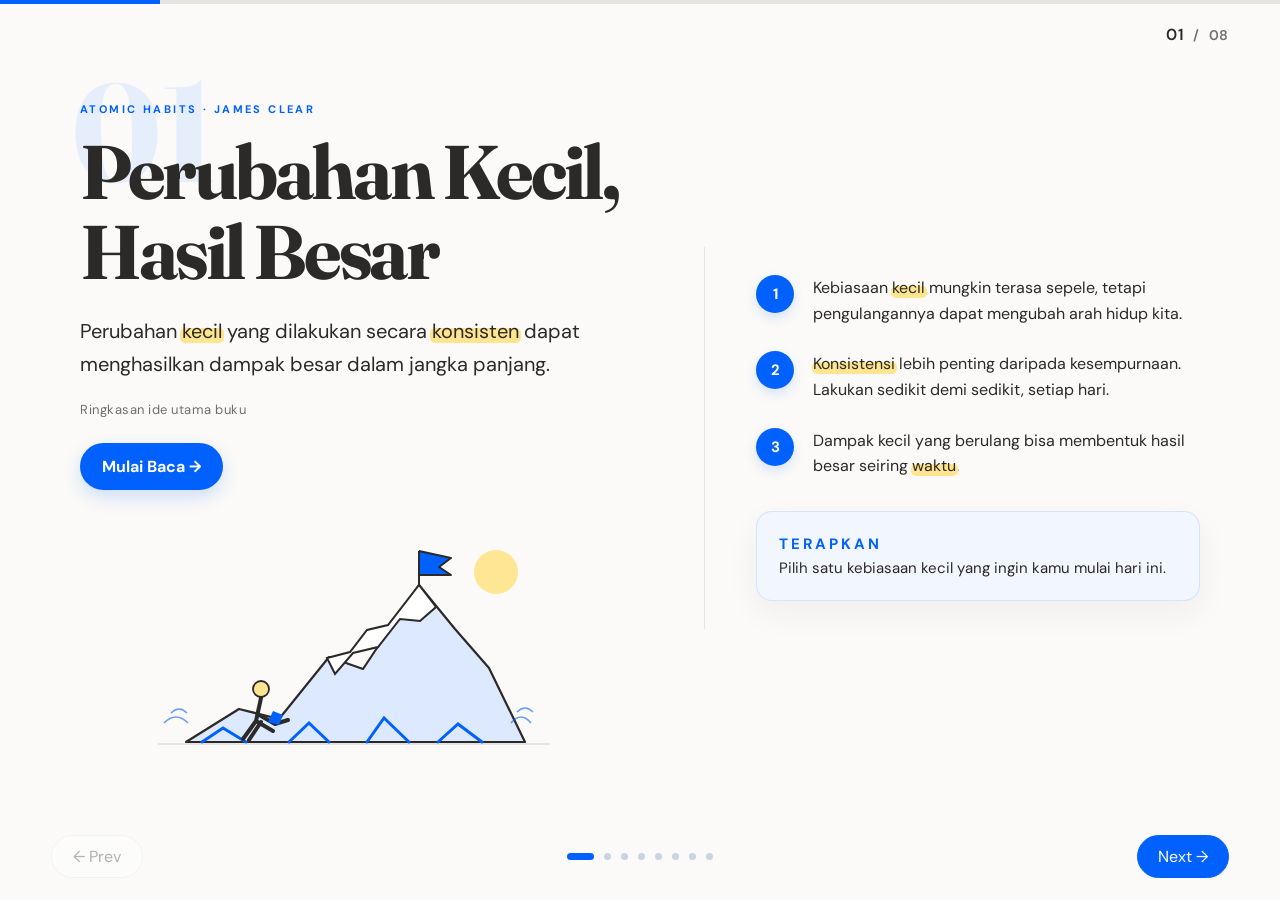
<file: slides/atomic.html>
<!doctype html>
<html lang="id">
<head>
  <meta charset="utf-8">
  <meta name="viewport" content="width=device-width, initial-scale=1">
  <meta name="theme-color" content="#FBFAF8">
  <meta name="description" content="Presentasi interaktif ringkasan Atomic Habits karya James Clear.">
  <title>Atomic Habits — Perubahan Kecil, Hasil Besar</title>
  <link rel="preconnect" href="https://fonts.googleapis.com">
  <link rel="preconnect" href="https://fonts.gstatic.com" crossorigin>
  <link href="https://fonts.googleapis.com/css2?family=DM+Sans:wght@400;500;600;700&family=Fraunces:opsz,wght@9..144,600;9..144,700&display=swap" rel="stylesheet">
  <style>
    :root {
      color-scheme: light dark;
      --bg: #FBFAF8;
      --surface: #FFFFFF;
      --surface-soft: #F2F6FF;
      --text: #2B2A28;
      --muted: #6E706F;
      --line: #E6E4E0;
      --blue: #0061FE;
      --blue-soft: #DCE9FF;
      --highlight: #FFE58F;
      --shadow: 0 12px 32px rgba(43,42,40,.055);
      --radius: 16px;
      --serif: "Fraunces", Georgia, "Times New Roman", serif;
      --sans: "DM Sans", Inter, system-ui, -apple-system, BlinkMacSystemFont, "Segoe UI", sans-serif;
    }
    @media (prefers-color-scheme: dark) {
      :root {
        --bg: #17191D;
        --surface: #22252B;
        --surface-soft: #1D2A40;
        --text: #F3F1EC;
        --muted: #B3B5BA;
        --line: #393D45;
        --blue: #6EA0FF;
        --blue-soft: #293D5E;
        --highlight: #806A27;
        --shadow: 0 12px 32px rgba(0,0,0,.22);
      }
    }
    * { box-sizing: border-box; }
    html { min-height: 100%; scroll-behavior: smooth; }
    body {
      margin: 0; min-height: 100vh; background: var(--bg); color: var(--text);
      font-family: var(--sans); -webkit-font-smoothing: antialiased;
    }
    button { font: inherit; }
    button:focus-visible, a:focus-visible, input:focus-visible {
      outline: 3px solid var(--blue); outline-offset: 4px;
    }
    .progress-track { position: fixed; z-index: 20; inset: 0 0 auto; height: 4px; background: var(--line); }
    .progress-fill { height: 100%; width: 12.5%; background: var(--blue); transition: width .45s ease; }
    .topbar {
      position: fixed; z-index: 10; top: 24px; right: clamp(20px, 4vw, 64px);
      display: flex; align-items: center; gap: 9px; color: var(--muted);
      font-size: 14px; font-weight: 600; letter-spacing: .04em;
    }
    .topbar strong { color: var(--text); font-size: 16px; font-weight: 600; }
    main { min-height: 100vh; display: grid; place-items: center; padding: 70px 24px 94px; }
    .deck { width: min(1120px, 100%); position: relative; }
    .slide {
      display: none; grid-template-columns: minmax(0, 1.05fr) minmax(0, .95fr);
      gap: clamp(34px, 6vw, 76px); align-items: center; min-height: min(650px, calc(100vh - 180px));
      animation: slideIn .42s ease both;
    }
    .slide.active { display: grid; }
    .left { min-width: 0; position: relative; padding: 28px 0 24px; }
    .right { min-width: 0; border-left: 1px solid var(--line); padding: 28px 0 28px clamp(28px, 4vw, 52px); }
    .eyebrow { color: var(--blue); font-size: 11px; letter-spacing: .22em; font-weight: 700; text-transform: uppercase; margin: 0 0 16px; }
    h1, h2 { font-family: var(--serif); letter-spacing: -.045em; line-height: 1.04; margin: 0; }
    h1 { font-size: clamp(42px, 6.1vw, 76px); max-width: 680px; }
    h2 { font-size: clamp(34px, 4.5vw, 58px); max-width: 620px; }
    .core { margin: 24px 0 0; font-size: clamp(17px, 1.6vw, 20px); line-height: 1.65; max-width: 540px; color: var(--text); }
    .author { color: var(--muted); margin: 20px 0 0; font-size: 13px; letter-spacing: .04em; }
    .mark { position: relative; z-index: 0; white-space: nowrap; }
    .mark::before {
      content: ""; position: absolute; z-index: -1; left: -.08em; right: -.08em; bottom: .04em;
      height: .72em; border-radius: 5px; background: var(--highlight); transform: scaleX(0); transform-origin: left;
    }
    .active .mark::before { animation: sweep .65s .22s ease-out forwards; }
    .illustration { width: min(100%, 440px); height: 260px; display: block; margin: 28px auto 0; overflow: visible; }
    .illustration .draw { stroke-dasharray: 1; stroke-dashoffset: 0; }
    .points { display: grid; gap: 25px; list-style: none; margin: 0; padding: 0; }
    .point { display: grid; grid-template-columns: 42px 1fr; gap: 15px; align-items: start; font-size: 16px; line-height: 1.6; }
    .num {
      display: grid; place-items: center; width: 38px; height: 38px; border-radius: 50%;
      background: var(--blue); color: white; font-size: 15px; font-weight: 700; box-shadow: 0 5px 12px rgba(0,97,254,.15);
    }
    .apply {
      margin-top: 32px; padding: 20px 22px; border-radius: var(--radius); background: var(--surface-soft);
      border: 1px solid color-mix(in srgb, var(--blue) 12%, transparent); box-shadow: var(--shadow);
    }
    .apply-label { margin: 0 0 8px; color: var(--blue); font-size: 11px; font-weight: 700; letter-spacing: .2em; text-transform: uppercase; }
    .apply p { margin: 0; line-height: 1.6; font-size: 15px; }
    .hero-badge { display: inline-flex; align-items: center; gap: 8px; margin-top: 20px; color: var(--muted); font-size: 12px; }
    .hero-badge::before { content: ""; width: 7px; height: 7px; background: var(--blue); border-radius: 50%; }
    .start {
      margin-top: 25px; border: 0; border-radius: 999px; background: var(--blue); color: #fff;
      padding: 13px 22px; font-weight: 700; cursor: pointer; transition: transform .2s, box-shadow .2s;
      box-shadow: 0 7px 18px rgba(0,97,254,.18);
    }
    .start:hover, .nav-btn:hover { transform: translateY(-2px); box-shadow: 0 10px 22px rgba(0,97,254,.2); }
    .checklist { list-style: none; margin: 0; padding: 0; display: grid; gap: 10px; }
    .checklist li { display: flex; align-items: flex-start; gap: 11px; font-size: 14px; line-height: 1.45; }
    .checklist input { accent-color: var(--blue); width: 17px; height: 17px; margin: 2px 0 0; flex: 0 0 auto; cursor: pointer; }
    .cta { margin: 14px 0 0; font-weight: 700; color: var(--blue); font-size: 14px; }
    .disclaimer { margin: 18px 0 0; color: var(--muted); font-size: 11px; line-height: 1.5; }
    .nav {
      position: fixed; z-index: 10; bottom: 22px; left: 0; right: 0; display: flex; align-items: center;
      justify-content: space-between; padding: 0 clamp(20px, 4vw, 64px); pointer-events: none;
    }
    .nav > * { pointer-events: auto; }
    .nav-btn {
      border: 1px solid var(--line); border-radius: 999px; padding: 10px 17px; min-width: 92px;
      color: var(--text); background: var(--surface); cursor: pointer; transition: transform .2s, box-shadow .2s, opacity .2s;
    }
    .nav-btn.next { background: var(--blue); color: white; border-color: var(--blue); }
    .nav-btn:disabled { opacity: .35; cursor: not-allowed; transform: none; box-shadow: none; }
    .dots { display: flex; align-items: center; justify-content: center; gap: 10px; }
    .dot { width: 7px; height: 7px; border: 0; padding: 0; border-radius: 99px; background: #C9D3E2; cursor: pointer; transition: width .25s, background .25s; }
    .dot[aria-current="true"] { width: 27px; background: var(--blue); }
    .slide-number {
      position: absolute; top: -12px; left: -8px; z-index: -1; font-family: var(--serif);
      font-size: clamp(86px, 12vw, 140px); font-weight: 700; line-height: 1; color: var(--blue-soft); opacity: .65;
      pointer-events: none;
    }
    .slide-content { min-width: 0; }
    .enter { opacity: 0; transform: translateY(12px); }
    .active .enter { animation: rise .48s ease forwards; }
    .active .enter:nth-child(1) { animation-delay: .05s; }
    .active .enter:nth-child(2) { animation-delay: .12s; }
    .active .enter:nth-child(3) { animation-delay: .2s; }
    .active .enter:nth-child(4) { animation-delay: .28s; }
    .active .point:nth-child(1) { animation-delay: .14s; }
    .active .point:nth-child(2) { animation-delay: .23s; }
    .active .point:nth-child(3) { animation-delay: .32s; }
    .active .apply { animation-delay: .4s; }
    @keyframes rise { to { opacity: 1; transform: translateY(0); } }
    @keyframes sweep { to { transform: scaleX(1); } }
    @keyframes slideIn { from { opacity: .2; } to { opacity: 1; } }
    @media (max-width: 899px) {
      main { display: block; padding: 76px 22px 100px; }
      .deck { width: min(620px, 100%); margin: 0 auto; }
      .slide, .slide.active { grid-template-columns: 1fr; gap: 18px; min-height: 0; align-items: start; }
      .left { padding: 22px 0 0; }
      .right { border-left: 0; border-top: 1px solid var(--line); padding: 25px 0 24px; }
      .illustration { height: 210px; max-width: 360px; margin-top: 18px; }
      .points { gap: 17px; }
      .point { font-size: 15px; }
      .apply { margin-top: 24px; }
      .slide-number { top: -5px; left: -4px; }
      .nav { bottom: 12px; background: linear-gradient(transparent, var(--bg) 25%); padding-top: 20px; }
    }
    @media (max-width: 480px) {
      h1 { font-size: 43px; } h2 { font-size: 37px; }
      .core { font-size: 16px; margin-top: 18px; }
      .illustration { height: 175px; }
      .right { padding-top: 20px; }
      .apply { padding: 17px; }
      .nav-btn { min-width: 76px; padding: 9px 12px; font-size: 13px; }
      .dots { gap: 7px; }
      .dot { width: 6px; height: 6px; }
      .dot[aria-current="true"] { width: 20px; }
      .topbar { top: 14px; font-size: 12px; }
      .topbar strong { font-size: 14px; }
    }
    @media (prefers-reduced-motion: reduce) {
      *, *::before, *::after { animation-duration: .01ms !important; animation-iteration-count: 1 !important; transition-duration: .01ms !important; scroll-behavior: auto !important; }
      .enter { opacity: 1; transform: none; }
      .mark::before { transform: scaleX(1); }
    }
  </style>
</head>
<body>
  <div class="progress-track" aria-hidden="true"><div class="progress-fill" id="progress"></div></div>
  <div class="topbar" aria-live="polite" aria-atomic="true"><strong id="counter">01</strong><span>/</span><span>08</span></div>
  <main>
    <div class="deck" id="deck" aria-label="Presentasi Atomic Habits">
      <section class="slide active" data-slide="0" aria-label="Slide 1 dari 8">
        <div class="left">
          <span class="slide-number" aria-hidden="true">01</span>
          <div class="slide-content">
            <p class="eyebrow enter">Atomic Habits · James Clear</p>
            <h1 class="enter">Perubahan Kecil, Hasil Besar</h1>
            <p class="core enter">Perubahan <span class="mark">kecil</span> yang dilakukan secara <span class="mark">konsisten</span> dapat menghasilkan dampak besar dalam jangka panjang.</p>
            <p class="author enter">Ringkasan ide utama buku</p>
            <button class="start enter" id="startBtn" type="button">Mulai Baca <span aria-hidden="true">→</span></button>
          </div>
          <svg class="illustration enter" viewBox="0 0 440 260" role="img" aria-label="Pendaki menaiki batu-batu kecil menuju puncak gunung">
            <path d="M24 226h392" fill="none" stroke="var(--line)" stroke-width="2"/>
            <path d="M52 224 105 191 145 201 195 139 229 151 285 67 321 111 355 150 391 224Z" fill="var(--blue-soft)" stroke="var(--text)" stroke-width="2.2" stroke-linejoin="round"/>
            <path d="m193 140 23-6 17-22 21-5 31-40 17 22-16 14-20-2-22 28-25 6-18 21Z" fill="var(--surface)" stroke="var(--text)" stroke-width="2"/>
            <path d="M285 67V33m0 0 32 7-12 9 12 8h-32" fill="var(--blue)" stroke="var(--text)" stroke-width="2" stroke-linejoin="round"/>
            <circle cx="362" cy="54" r="22" fill="var(--highlight)" opacity=".95"/>
            <path d="M68 224 89 210l23 14m43 0 20-19 20 19m38 0 17-24 25 24m29 0 20-18 24 18" fill="none" stroke="var(--blue)" stroke-width="3" stroke-linecap="round"/>
            <circle cx="127" cy="171" r="8" fill="var(--highlight)" stroke="var(--text)" stroke-width="1.8"/>
            <path d="m127 180-5 23 17 10m-17-10-13 18m18-23 14 8 13-4m-27 2-12 18" fill="none" stroke="var(--text)" stroke-width="4" stroke-linecap="round" stroke-linejoin="round"/>
            <path d="m139 193 10 4-4 10-11-3Z" fill="var(--blue)"/>
            <path d="M30 205q12-12 24 0m-17-10q8-8 16 0m324 10q10-12 20 0m-14-11q8-8 16 0" fill="none" stroke="var(--blue)" stroke-width="1.6" opacity=".6"/>
          </svg>
        </div>
        <div class="right">
          <div class="slide-content">
            <ol class="points">
              <li class="point enter"><span class="num">1</span><span>Kebiasaan <span class="mark">kecil</span> mungkin terasa sepele, tetapi pengulangannya dapat mengubah arah hidup kita.</span></li>
              <li class="point enter"><span class="num">2</span><span><span class="mark">Konsistensi</span> lebih penting daripada kesempurnaan. Lakukan sedikit demi sedikit, setiap hari.</span></li>
              <li class="point enter"><span class="num">3</span><span>Dampak kecil yang berulang bisa membentuk hasil besar seiring <span class="mark">waktu</span>.</span></li>
            </ol>
            <div class="apply enter"><p class="apply-label">Terapkan</p><p>Pilih satu kebiasaan kecil yang ingin kamu mulai hari ini.</p></div>
          </div>
        </div>
      </section>
      <div id="slides"></div>
    </div>
  </main>
  <nav class="nav" aria-label="Navigasi slide">
    <button class="nav-btn prev" id="prev" type="button" aria-label="Slide sebelumnya">← <span>Prev</span></button>
    <div class="dots" id="dots" aria-label="Pilih slide"></div>
    <button class="nav-btn next" id="next" type="button" aria-label="Slide berikutnya"><span>Next</span> →</button>
  </nav>
  <script>
    // Semua konten slide lanjutan disimpan di array ini agar mudah diganti.
    const S = [
      {
        t: "Kenapa Perubahan Kecil Itu Penting?",
        c: "Kebiasaan kecil mungkin tampak sepele, tetapi pengulangannya dapat mengubah arah hidup kita.",
        p: [
          "Perubahan besar sering berawal dari tindakan yang sangat <span class='mark'>sederhana</span>.",
          "Hasil tidak selalu langsung terlihat; beri proses ruang untuk <span class='mark'>bertumbuh</span>.",
          "Jangan meremehkan tindakan kecil yang bisa kamu ulangi setiap hari."
        ],
        x: "Mulai dari kebiasaan dua menit: buka buku, rapikan meja, atau siapkan botol minum.",
        a: "Tetesan air yang perlahan membentuk cekungan pada batu."
      },
      {
        t: "Fokus pada Sistem, Bukan Tujuan",
        c: "Tujuan menentukan arah, tetapi sistem dan rutinitas harian membantu kita terus bergerak.",
        p: [
          "Tujuan memberi gambaran tentang hal yang ingin <span class='mark'>dicapai</span>.",
          "Sistem adalah cara yang kamu lakukan berulang untuk membuat kemajuan.",
          "Perbaiki proses harian, bukan hanya menunggu hasil akhir."
        ],
        x: "Jika ingin lebih rajin belajar, tentukan waktu, tempat, dan durasi belajar yang realistis.",
        a: "Peta dengan tujuan dan jalur langkah-langkah menuju ke sana."
      },
      {
        t: "Identitas: Mulai dari Siapa Dirimu",
        c: "Kebiasaan lebih mudah bertahan ketika tindakan sehari-hari mendukung identitas yang ingin kamu bangun.",
        p: [
          "Alih-alih hanya mengejar hasil, pikirkan ingin menjadi orang seperti <span class='mark'>apa</span>.",
          "Setiap tindakan kecil menjadi bukti bagi identitas yang sedang kamu bangun.",
          "Mulailah dengan perilaku yang sesuai dengan versi dirimu yang kamu inginkan."
        ],
        x: "Ingin menjadi pembaca? Baca satu halaman setiap malam dan ulangi besok.",
        a: "Seseorang bercermin dan melihat bayangan dirinya sedang membaca."
      },
      {
        t: "Jadikan Kebiasaan Baik Terlihat dan Menarik",
        c: "Pemicu yang jelas dan suasana yang menyenangkan dapat membuat kebiasaan baik lebih mudah dimulai.",
        p: [
          "Kita lebih mudah mengingat kebiasaan ketika pemicunya <span class='mark'>terlihat</span>.",
          "Atur lingkungan agar pilihan baik terasa dekat dan mudah dijangkau.",
          "Pasangkan rutinitas baru dengan sesuatu yang kamu nikmati."
        ],
        x: "Letakkan buku di atas bantal atau siapkan pakaian olahraga sejak malam.",
        a: "Tanaman kecil tumbuh di pot yang mendapat cahaya dan air."
      },
      {
        t: "Buat Kebiasaan Semudah Mungkin",
        c: "Mengurangi hambatan dan memulai dari langkah kecil membantu kita membangun konsistensi.",
        p: [
          "Semakin sedikit hambatan, semakin mudah kita <span class='mark'>memulai</span>.",
          "Pecah kebiasaan besar menjadi tindakan kecil yang bisa dilakukan sekarang.",
          "Fokus membangun rutinitas terlebih dahulu; tingkatkan durasinya secara bertahap."
        ],
        x: "Buka dokumen tugas dan tulis satu kalimat. Besok, ulangi lalu lanjutkan.",
        a: "Tangga dengan anak tangga pertama yang rendah dan mudah dinaiki."
      },
      {
        t: "Buat Kebiasaan Memuaskan",
        c: "Pengalaman positif setelah melakukan kebiasaan dapat mendorong kita untuk mengulanginya.",
        p: [
          "Rasa puas yang muncul segera setelah bertindak membantu menjaga <span class='mark'>motivasi</span>.",
          "Catat kemajuan agar usaha yang dilakukan terasa nyata.",
          "Jika terlewat satu hari, kembali ke rutinitas pada kesempatan berikutnya."
        ],
        x: "Tandai kalender setiap selesai belajar. Nikmati melihat rangkaian usahamu bertambah.",
        a: "Kalender dengan beberapa tanda centang dan bintang kecil."
      },
      {
        t: "Mulai dari Satu Perubahan Kecil",
        c: "Bangun kebiasaan melalui langkah sederhana, lalu evaluasi dan ulangi secara konsisten.",
        p: [
          "Pilih satu kebiasaan yang penting dan cukup kecil untuk dimulai <span class='mark'>sekarang</span>.",
          "Siapkan lingkungan dan kaitkan kebiasaan baru dengan rutinitas yang sudah ada.",
          "Ukur kemajuan dengan cara sederhana, lalu sesuaikan jika diperlukan."
        ],
        x: "",
        a: "Checklist sederhana dengan tunas kecil yang tumbuh di sampingnya.",
        checklist: [
          "Tentukan satu kebiasaan yang ingin dibangun.",
          "Hubungkan dengan rutinitas yang sudah ada.",
          "Siapkan lingkungan yang mendukung.",
          "Mulai dengan langkah paling kecil.",
          "Catat dan evaluasi konsistensi."
        ]
      }
    ];

    const slidesRoot = document.getElementById("slides");
    const deck = document.getElementById("deck");
    const total = S.length + 1;
    let current = 0;
    let touchStartX = null;

    const illustrations = [
      // Slide 2: tetesan air dan batu
      `<svg viewBox="0 0 440 260" role="img" aria-label="Tetesan air membentuk cekungan pada batu"><path d="M42 218h356" stroke="var(--line)" stroke-width="2"/><path d="M75 216 92 168q38-29 84-7 42-22 83 0 47-15 105 8l19 47Z" fill="var(--blue-soft)" stroke="var(--text)" stroke-width="2.5"/><path d="M178 160q40 23 80 0" fill="none" stroke="var(--text)" stroke-width="2.5"/><path d="M219 44c-18 27-23 39-23 50a23 23 0 0 0 46 0c0-11-5-23-23-50Z" fill="var(--blue)" stroke="var(--text)" stroke-width="2"/><path d="M219 104v39" stroke="var(--blue)" stroke-width="2" stroke-dasharray="4 7"/><circle cx="219" cy="148" r="5" fill="var(--highlight)"/><path d="M133 188q15-13 30 0m-6-17q10-8 20 0m93 17q14-13 28 0" fill="none" stroke="var(--blue)" stroke-width="2" opacity=".7"/></svg>`,
      // Slide 3: peta dan jalur
      `<svg viewBox="0 0 440 260" role="img" aria-label="Peta dengan jalur menuju sebuah tujuan"><rect x="72" y="25" width="296" height="205" rx="12" fill="var(--surface)" stroke="var(--line)" stroke-width="2"/><path d="M105 62 171 48 220 75 288 49 338 75M105 121l57-20 60 24 62-24 54 19M108 184l61-22 52 20 63-25 51 20" fill="none" stroke="var(--blue-soft)" stroke-width="12" stroke-linecap="round"/><path d="M110 192c44-44 57-8 91-47s53-65 90-37 31-11 55-43" fill="none" stroke="var(--blue)" stroke-width="4" stroke-dasharray="7 8" stroke-linecap="round"/><path d="M335 46v-23m0 0 23 5-9 7 9 6h-23" fill="var(--highlight)" stroke="var(--text)" stroke-width="2" stroke-linejoin="round"/><circle cx="110" cy="192" r="8" fill="var(--highlight)" stroke="var(--text)" stroke-width="2"/><circle cx="346" cy="65" r="7" fill="var(--blue)" stroke="var(--text)" stroke-width="1.5"/></svg>`,
      // Slide 4: identitas di cermin
      `<svg viewBox="0 0 440 260" role="img" aria-label="Seseorang bercermin dan melihat dirinya sedang membaca"><rect x="246" y="27" width="124" height="196" rx="60" fill="var(--blue-soft)" stroke="var(--blue)" stroke-width="2"/><path d="M308 51v148" stroke="var(--line)" stroke-width="2"/><circle cx="305" cy="86" r="18" fill="var(--highlight)" stroke="var(--text)" stroke-width="2"/><path d="M279 164q6-46 27-46t28 46v15h-55Z" fill="var(--blue)" stroke="var(--text)" stroke-width="2"/><path d="M69 218h302" stroke="var(--line)" stroke-width="2"/><circle cx="154" cy="88" r="17" fill="var(--highlight)" stroke="var(--text)" stroke-width="2"/><path d="M129 158q5-48 25-48t26 48v34h-51Z" fill="var(--surface)" stroke="var(--text)" stroke-width="2.5"/><path d="m143 137 39 15-6 18-39-15Z" fill="var(--blue-soft)" stroke="var(--text)" stroke-width="2"/><path d="M145 148h27m-22 7h20" stroke="var(--blue)" stroke-width="2"/></svg>`,
      // Slide 5: tanaman
      `<svg viewBox="0 0 440 260" role="img" aria-label="Tanaman kecil tumbuh di lingkungan yang mendukung"><circle cx="334" cy="54" r="26" fill="var(--highlight)"/><path d="M95 220h250" stroke="var(--line)" stroke-width="2"/><path d="M191 218v-82" stroke="var(--text)" stroke-width="5" stroke-linecap="round"/><path d="M190 164q-45-45-66-9 22 37 66 9Zm2-21q40-49 67-16-17 40-67 16Z" fill="var(--blue)" stroke="var(--text)" stroke-width="2"/><path d="M151 218h81l-9 35h-63Z" fill="var(--blue-soft)" stroke="var(--text)" stroke-width="2.5"/><path d="M161 232h61" stroke="var(--blue)" stroke-width="2"/><path d="M278 215q-4-24 14-34m-13 16q-18-18-31-4 11 19 31 4m5-12q17-23 31-9-10 20-31 9" fill="none" stroke="var(--blue)" stroke-width="3" stroke-linecap="round"/><path d="M276 216h46l-5 24h-36Z" fill="var(--highlight)" stroke="var(--text)" stroke-width="2"/></svg>`,
      // Slide 6: tangga
      `<svg viewBox="0 0 440 260" role="img" aria-label="Tangga dengan anak tangga pertama yang rendah"><path d="M62 221h316" stroke="var(--line)" stroke-width="2"/><path d="M93 220v-35h68v-35h68v-35h68V80h57" fill="none" stroke="var(--text)" stroke-width="3" stroke-linejoin="round"/><path d="M93 185h68v-35h68v-35h68V80h57v140H93Z" fill="var(--blue-soft)" opacity=".75"/><path d="M93 185h68m0-35h68m0-35h68m0-35h57" stroke="var(--blue)" stroke-width="5" stroke-linecap="round"/><circle cx="119" cy="161" r="11" fill="var(--highlight)" stroke="var(--text)" stroke-width="2"/><path d="M119 174v21m0-12-12 10m12-10 13 8" stroke="var(--text)" stroke-width="3" stroke-linecap="round"/><path d="M343 66V39m0 0 22 6-9 7 9 6h-22" fill="var(--blue)" stroke="var(--text)" stroke-width="2" stroke-linejoin="round"/></svg>`,
      // Slide 7: kalender
      `<svg viewBox="0 0 440 260" role="img" aria-label="Kalender dengan tanda centang dan bintang"><rect x="108" y="34" width="224" height="190" rx="13" fill="var(--surface)" stroke="var(--text)" stroke-width="2.5"/><path d="M108 75h224" stroke="var(--text)" stroke-width="2"/><path d="M155 25v22m130-22v22" stroke="var(--blue)" stroke-width="7" stroke-linecap="round"/><g fill="var(--blue-soft)"><rect x="130" y="93" width="34" height="29" rx="6"/><rect x="178" y="93" width="34" height="29" rx="6"/><rect x="226" y="93" width="34" height="29" rx="6"/><rect x="274" y="93" width="34" height="29" rx="6"/><rect x="130" y="137" width="34" height="29" rx="6"/><rect x="178" y="137" width="34" height="29" rx="6"/><rect x="226" y="137" width="34" height="29" rx="6"/><rect x="274" y="137" width="34" height="29" rx="6"/></g><path d="m184 151 9 9 16-19m31 7 6 7 12-14m-108 7 6 6 12-13" fill="none" stroke="var(--blue)" stroke-width="3" stroke-linecap="round" stroke-linejoin="round"/><path d="m309 175 5 10 11 2-8 8 2 11-10-5-10 5 2-11-8-8 11-2Z" fill="var(--highlight)" stroke="var(--text)" stroke-width="1.7"/></svg>`,
      // Slide 8: checklist dan tunas
      `<svg viewBox="0 0 440 260" role="img" aria-label="Checklist kebiasaan dengan tunas kecil yang tumbuh"><rect x="72" y="28" width="224" height="204" rx="14" fill="var(--surface)" stroke="var(--line)" stroke-width="2.5"/><path d="M111 79h145M111 124h145M111 169h105" stroke="var(--line)" stroke-width="3" stroke-linecap="round"/><g fill="none" stroke="var(--blue)" stroke-width="3" stroke-linecap="round" stroke-linejoin="round"><path d="m91 75 7 7 13-16m-20 54 7 7 13-16m-20 54 7 7 13-16"/></g><path d="M337 222v-83" stroke="var(--text)" stroke-width="4" stroke-linecap="round"/><path d="M337 171q-39-40-57-11 19 31 57 11Zm2-20q35-42 57-14-15 34-57 14Z" fill="var(--blue)" stroke="var(--text)" stroke-width="2"/><path d="M302 222h70l-8 27h-54Z" fill="var(--highlight)" stroke="var(--text)" stroke-width="2.5"/><path d="M314 233h46" stroke="var(--blue)" stroke-width="2"/></svg>`
    ];

    function renderSlide(item, index) {
      const isLast = Boolean(item.checklist);
      const points = item.p.map((point, i) =>
        `<li class="point enter"><span class="num">${i + 1}</span><span>${point}</span></li>`).join("");
      const apply = isLast
        ? `<div class="apply enter"><p class="apply-label">Checklist aksi</p><ul class="checklist">${item.checklist.map((task, i) => `<li><input type="checkbox" id="task-${i}" aria-label="${task}"><label for="task-${i}">${task}</label></li>`).join("")}</ul><p class="cta">Baca bukunya langsung untuk cerita lengkapnya.</p></div><p class="disclaimer enter">Ringkasan ini bersifat edukatif dan tidak menggantikan nasihat profesional. Semua hak atas buku ada pada James Clear dan penerbitnya. Halaman ini adalah ringkasan independen dengan kata-kata sendiri.</p>`
        : `<div class="apply enter"><p class="apply-label">Terapkan</p><p>${item.x}</p></div>`;
      return `<section class="slide" data-slide="${index + 1}" aria-label="Slide ${index + 2} dari ${total}" aria-hidden="true">
        <div class="left"><span class="slide-number" aria-hidden="true">${String(index + 2).padStart(2,"0")}</span><div class="slide-content">
          <p class="eyebrow enter">Atomic Habits · James Clear</p><h2 class="enter">${item.t}</h2>
          <p class="core enter">${item.c}</p>
          ${illustrations[index]}
        </div></div>
        <div class="right"><div class="slide-content"><ol class="points">${points}</ol>${apply}</div></div>
      </section>`;
    }
    slidesRoot.innerHTML = S.map(renderSlide).join("");
    const slides = [...deck.querySelectorAll(".slide")];
    const dots = document.getElementById("dots");
    dots.innerHTML = slides.map((_, i) => `<button class="dot" type="button" aria-label="Buka slide ${i + 1}" aria-current="${i === 0 ? "true" : "false"}" data-go="${i}"></button>`).join("");
    const dotButtons = [...dots.querySelectorAll("button")];

    function showSlide(index, updateHash = true) {
      current = Math.max(0, Math.min(slides.length - 1, index));
      slides.forEach((slide, i) => {
        slide.classList.toggle("active", i === current);
        slide.setAttribute("aria-hidden", i === current ? "false" : "true");
      });
      dotButtons.forEach((dot, i) => dot.setAttribute("aria-current", i === current ? "true" : "false"));
      document.getElementById("counter").textContent = String(current + 1).padStart(2, "0");
      document.getElementById("progress").style.width = `${((current + 1) / slides.length) * 100}%`;
      document.getElementById("prev").disabled = current === 0;
      document.getElementById("next").disabled = current === slides.length - 1;
      if (updateHash) history.replaceState(null, "", `#${current + 1}`);
      window.scrollTo({ top: 0, behavior: matchMedia("(prefers-reduced-motion: reduce)").matches ? "auto" : "smooth" });
    }
    document.getElementById("prev").addEventListener("click", () => showSlide(current - 1));
    document.getElementById("next").addEventListener("click", () => showSlide(current + 1));
    document.getElementById("startBtn").addEventListener("click", () => showSlide(1));
    dotButtons.forEach(dot => dot.addEventListener("click", () => showSlide(Number(dot.dataset.go))));
    window.addEventListener("keydown", event => {
      if (event.altKey || event.ctrlKey || event.metaKey) return;
      if (event.target instanceof HTMLInputElement || event.target instanceof HTMLTextAreaElement) return;
      if (["ArrowRight", "PageDown"].includes(event.key)) { event.preventDefault(); showSlide(current + 1); }
      else if (["ArrowLeft", "PageUp"].includes(event.key)) { event.preventDefault(); showSlide(current - 1); }
      else if (event.key === "Home") { event.preventDefault(); showSlide(0); }
      else if (event.key === "End") { event.preventDefault(); showSlide(slides.length - 1); }
    });
    window.addEventListener("hashchange", () => {
      const n = Number(location.hash.slice(1));
      if (Number.isInteger(n) && n >= 1 && n <= slides.length) showSlide(n - 1, false);
    });
    deck.addEventListener("touchstart", event => { touchStartX = event.changedTouches[0].clientX; }, { passive: true });
    deck.addEventListener("touchend", event => {
      if (touchStartX === null) return;
      const dx = event.changedTouches[0].clientX - touchStartX;
      if (Math.abs(dx) > 55) showSlide(current + (dx < 0 ? 1 : -1));
      touchStartX = null;
    }, { passive: true });
    const initial = Number(location.hash.slice(1));
    if (Number.isInteger(initial) && initial >= 1 && initial <= slides.length) showSlide(initial - 1, false);
    else showSlide(0, false);
  </script>
</body>
</html>
</file>
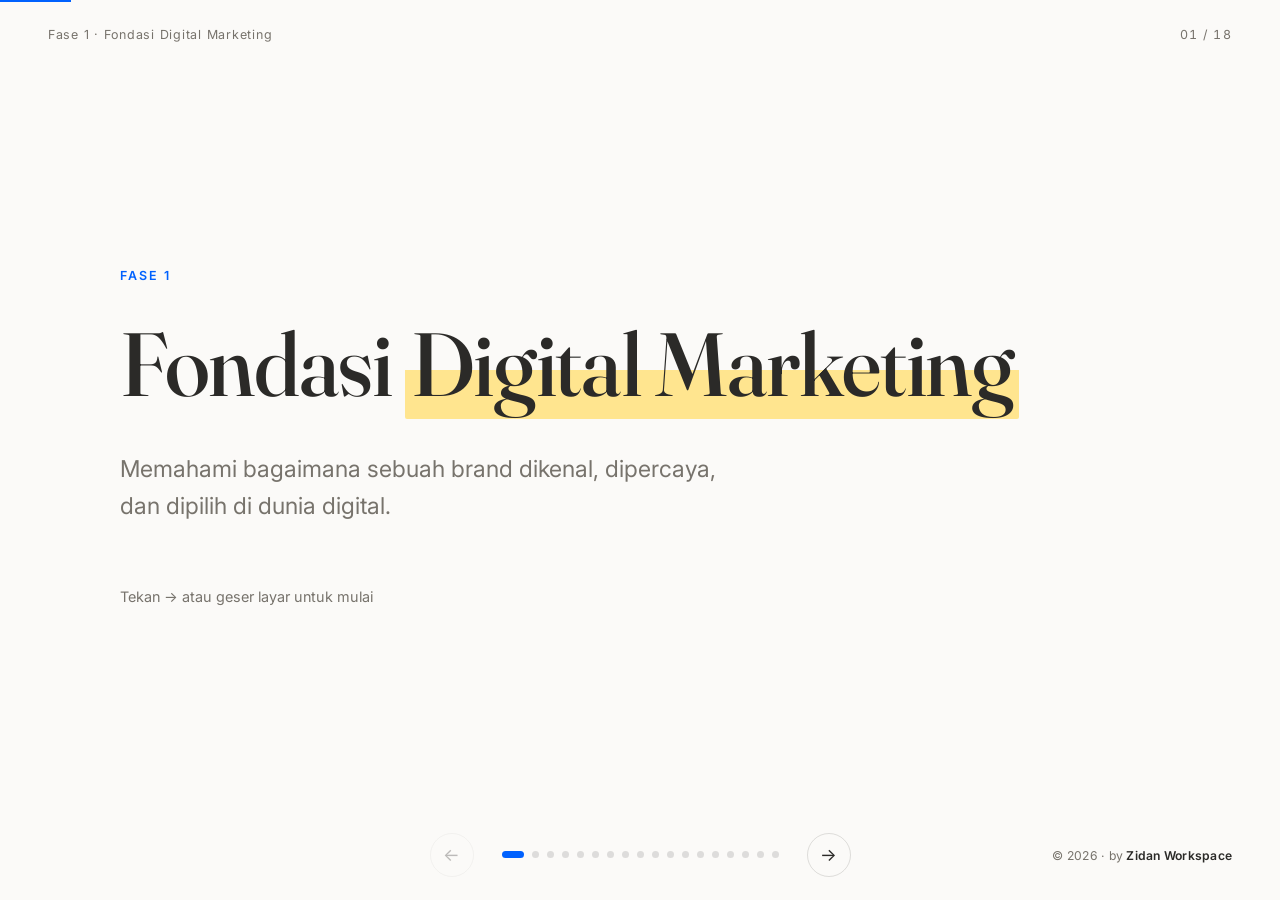
<file: slides/digital-marketing-fase-1.html>
<!DOCTYPE html>
<html lang="id">
<head>
<meta charset="utf-8">
<meta name="viewport" content="width=device-width, initial-scale=1, viewport-fit=cover">
<meta name="color-scheme" content="light dark">
<title>Fondasi Digital Marketing — Fase 1</title>
<link rel="preconnect" href="https://fonts.googleapis.com">
<link rel="preconnect" href="https://fonts.gstatic.com" crossorigin>
<link href="https://fonts.googleapis.com/css2?family=Fraunces:opsz,wght@9..144,400;9..144,500;9..144,600&family=Inter:wght@400;500;600&display=swap" rel="stylesheet">
<style>
:root{
  --bg:#FBFAF8;
  --ink:#2B2A28;
  --muted:#77736C;
  --accent:#0061FE;
  --hl:#FFE58F;
  --line:rgba(43,42,40,.14);
  --card:rgba(43,42,40,.035);
  --serif:'Fraunces','Lora',Georgia,serif;
  --sans:'Inter','DM Sans',system-ui,-apple-system,'Segoe UI',sans-serif;
}
@media (prefers-color-scheme: dark){
  :root{
    --bg:#1B1A18;
    --ink:#F3F1EC;
    --muted:#A39F97;
    --accent:#5C9DFF;
    --hl:rgba(255,229,143,.30);
    --line:rgba(243,241,236,.16);
    --card:rgba(243,241,236,.05);
  }
}
*{box-sizing:border-box;margin:0;padding:0}
html,body{height:100%;background:var(--bg);color:var(--ink);font-family:var(--sans);-webkit-font-smoothing:antialiased;overflow:hidden}
button{font:inherit;color:inherit;background:none;border:0;cursor:pointer}

/* ---------- Deck ---------- */
.deck{position:fixed;inset:0}
.slide{
  position:absolute;inset:0;display:flex;overflow-y:auto;
  padding:clamp(72px,11vh,110px) clamp(24px,7vw,120px) clamp(96px,14vh,130px);
  opacity:0;visibility:hidden;
  transition:opacity .6s ease, visibility 0s linear .6s;
}
.slide.active{opacity:1;visibility:visible;transition:opacity .6s ease, visibility 0s}
.content{margin:auto;width:100%;max-width:1040px}

/* gentle rise for children */
.content > *{opacity:0;transform:translateY(14px);transition:opacity .8s ease, transform .8s ease}
.slide.active .content > *{opacity:1;transform:none}
.slide.active .content > *:nth-child(1){transition-delay:.08s}
.slide.active .content > *:nth-child(2){transition-delay:.2s}
.slide.active .content > *:nth-child(3){transition-delay:.34s}
.slide.active .content > *:nth-child(4){transition-delay:.48s}
.slide.active .content > *:nth-child(5){transition-delay:.6s}

/* ---------- Type ---------- */
.kicker{
  font-size:.78rem;font-weight:600;letter-spacing:.16em;text-transform:uppercase;
  color:var(--accent);margin-bottom:clamp(20px,3.4vh,34px);
}
h1,h2{font-family:var(--serif);font-weight:500;letter-spacing:-.015em;line-height:1.14}
h1{font-size:clamp(2.6rem,7.4vw,5.6rem)}
h2{font-size:clamp(1.9rem,4.7vw,3.7rem)}
.lead{
  margin-top:clamp(22px,4vh,40px);
  font-size:clamp(1.05rem,1.9vw,1.45rem);line-height:1.6;color:var(--muted);max-width:44ch;
}
.lead.wide{max-width:58ch}
.big-sentence{
  font-family:var(--serif);font-weight:400;
  font-size:clamp(1.5rem,3.3vw,2.5rem);line-height:1.45;letter-spacing:-.01em;
}
mark{
  color:inherit;background:linear-gradient(transparent 56%, var(--hl) 56%);
  padding:0 .06em;border-radius:2px;
  -webkit-box-decoration-break:clone;box-decoration-break:clone;
}
.dim{color:var(--muted)}
.blue{color:var(--accent)}
.hint{margin-top:clamp(36px,7vh,70px);font-size:.9rem;color:var(--muted)}
.src{margin-top:clamp(28px,5vh,48px);font-size:.78rem;color:var(--muted);letter-spacing:.01em}

/* ---------- Stat ---------- */
.stat{
  font-family:var(--serif);font-weight:500;color:var(--accent);
  font-size:clamp(3.4rem,13vw,10rem);line-height:1;letter-spacing:-.03em;
  overflow-wrap:anywhere;
}
.stat small{font-size:.36em;letter-spacing:0;font-weight:400;margin:0 .12em}

/* ---------- Chain ---------- */
.chain{
  margin-top:clamp(28px,5vh,52px);
  display:flex;flex-wrap:wrap;align-items:center;gap:.4em .9em;
  font-family:var(--serif);font-size:clamp(1.3rem,3vw,2.2rem);
}
.chain span.step{padding:.1em 0;border-bottom:2px solid var(--line)}
.chain .arrow{color:var(--accent);font-family:var(--sans);font-size:.8em}
.chain.plain .sep{color:var(--accent)}

/* ---------- Trio ---------- */
.trio{
  margin-top:clamp(28px,5vh,52px);
  display:grid;grid-template-columns:repeat(3,1fr);gap:clamp(16px,2.4vw,32px);
}
.trio > div{padding-top:20px;border-top:2px solid var(--accent)}
.trio h3{font-family:var(--serif);font-weight:500;font-size:clamp(1.4rem,2.4vw,1.9rem);margin-bottom:10px}
.trio p{color:var(--muted);line-height:1.6;font-size:clamp(.98rem,1.4vw,1.1rem)}

/* ---------- Pairs ---------- */
.pairs{margin-top:clamp(28px,5vh,52px);display:grid;gap:0}
.pairs .row{
  display:grid;grid-template-columns:1fr auto 1fr;align-items:baseline;gap:clamp(14px,3vw,36px);
  padding:clamp(14px,2.2vh,22px) 0;border-top:1px solid var(--line);
}
.pairs .row:last-child{border-bottom:1px solid var(--line)}
.pairs .from{font-size:clamp(1.05rem,2vw,1.5rem);color:var(--muted)}
.pairs .to{font-family:var(--serif);font-size:clamp(1.3rem,2.8vw,2.1rem)}
.pairs .arrow{color:var(--accent)}

/* ---------- Example card ---------- */
.example{
  margin-top:clamp(28px,5vh,48px);
  padding:clamp(20px,3vw,32px) clamp(22px,3.4vw,40px);
  background:var(--card);border-left:3px solid var(--accent);border-radius:4px;
  font-family:var(--serif);font-size:clamp(1.2rem,2.5vw,1.8rem);line-height:1.45;max-width:30em;
}
.example small{display:block;font-family:var(--sans);font-size:.72rem;letter-spacing:.14em;text-transform:uppercase;color:var(--muted);margin-bottom:10px}

/* ---------- Chrome ---------- */
.brand{
  position:fixed;top:clamp(16px,3vh,28px);left:clamp(20px,4vw,48px);z-index:5;
  font-size:.78rem;letter-spacing:.06em;color:var(--muted);
}
.counter{
  position:fixed;top:clamp(16px,3vh,28px);right:clamp(20px,4vw,48px);z-index:5;
  font-size:.78rem;letter-spacing:.1em;color:var(--muted);font-variant-numeric:tabular-nums;
}
.progress{position:fixed;top:0;left:0;height:2px;background:var(--accent);z-index:6;width:0;transition:width .5s ease}
.nav{
  position:fixed;left:0;right:0;bottom:0;z-index:5;
  display:flex;align-items:center;justify-content:center;gap:clamp(12px,3vw,28px);
  padding:clamp(14px,2.6vh,24px) 16px calc(clamp(14px,2.6vh,24px) + env(safe-area-inset-bottom));
  pointer-events:none;
}
.nav > *{pointer-events:auto}
.copyright{
  position:fixed;z-index:6;
  right:clamp(20px,4vw,48px);
  bottom:calc(clamp(14px,2.6vh,24px) + 14px + env(safe-area-inset-bottom));
  font-size:.76rem;letter-spacing:.02em;color:var(--muted);text-decoration:none;
  white-space:nowrap;transition:color .2s;
}
.copyright:hover{color:var(--accent)}
.copyright:focus-visible{outline:2px solid var(--accent);outline-offset:3px;border-radius:2px}
.copyright b{font-weight:600;color:var(--ink);transition:color .2s}
.copyright:hover b{color:var(--accent)}
.arrow-btn{
  width:44px;height:44px;border-radius:50%;border:1px solid var(--line);
  display:grid;place-items:center;font-size:1.1rem;transition:border-color .2s, background .2s, opacity .2s;
}
.arrow-btn:hover{border-color:var(--accent);background:var(--card)}
.arrow-btn:focus-visible,.dot:focus-visible{outline:2px solid var(--accent);outline-offset:3px}
.arrow-btn[disabled]{opacity:.3;pointer-events:none}
.dots{display:flex;align-items:center;gap:8px;max-width:min(62vw,520px);flex-wrap:wrap;justify-content:center}
.dot{width:7px;height:7px;border-radius:99px;background:var(--line);transition:width .35s ease, background .35s ease;padding:0}
.dot:hover{background:var(--muted)}
.dot.active{width:22px;background:var(--accent)}

/* Tablet & mobile: copyright turun ke baris sendiri di bawah navigasi */
@media (max-width:900px){
  .slide{padding-bottom:clamp(116px,17vh,150px)}
  .nav{padding-top:10px;padding-bottom:calc(32px + env(safe-area-inset-bottom))}
  .copyright{
    right:clamp(16px,3vw,32px);
    bottom:calc(9px + env(safe-area-inset-bottom));
    font-size:.7rem;
  }
}
@media (max-width:720px){
  .slide{padding-left:22px;padding-right:22px}
  .trio{grid-template-columns:1fr}
  .pairs .row{grid-template-columns:1fr;gap:4px}
  .pairs .arrow{display:none}
  .arrow-btn{width:40px;height:40px}
  .nav{gap:10px}
  .dots{gap:6px;max-width:calc(100vw - 40px*2 - 10px*2 - 32px)}
  .dot{width:6px;height:6px}
  .dot.active{width:16px}
  .brand{display:none}
  .chain{gap:.3em .6em}
}
@media (max-width:380px){
  .dots{gap:4px}
  .dot{width:5px;height:5px}
  .dot.active{width:12px}
  h1{font-size:2.35rem}
  h2{font-size:1.75rem}
}
/* Layar pendek (HP landscape) */
@media (max-height:520px){
  .slide{padding-top:54px;padding-bottom:84px}
  .kicker{margin-bottom:12px}
  h1{font-size:clamp(2rem,6vw,3rem)}
  h2{font-size:clamp(1.5rem,3.8vw,2.2rem)}
  .lead{margin-top:14px;font-size:1rem}
  .big-sentence{font-size:clamp(1.2rem,2.6vw,1.7rem)}
  .stat{font-size:clamp(3rem,10vw,5rem)}
  .chain{margin-top:16px;font-size:1.25rem}
  .trio,.pairs{margin-top:16px}
  .example{margin-top:16px}
  .hint,.src{margin-top:14px}
  .arrow-btn{width:36px;height:36px}
  .nav{padding-top:8px;padding-bottom:calc(10px + env(safe-area-inset-bottom))}
}
@media (max-height:520px) and (min-width:700px){
  .copyright{
    right:clamp(16px,3vw,32px);
    bottom:calc(10px + 9px + env(safe-area-inset-bottom));
    font-size:.7rem;
  }
}
@media (prefers-reduced-motion:reduce){
  .slide,.content > *,.progress,.dot{transition:none !important}
}
</style>
</head>
<body>

<div class="brand">Fase 1 · Fondasi Digital Marketing</div>
<div class="counter" id="counter" aria-live="polite">01 / 18</div>
<div class="progress" id="progress"></div>

<main class="deck" id="deck">

  <!-- 1. Cover -->
  <section class="slide" data-title="Pembuka">
    <div class="content">
      <p class="kicker">Fase 1</p>
      <h1>Fondasi <mark>Digital Marketing</mark></h1>
      <p class="lead">Memahami bagaimana sebuah brand dikenal, dipercaya, dan dipilih di dunia digital.</p>
      <p class="hint">Tekan → atau geser layar untuk mulai</p>
    </div>
  </section>

  <!-- 2. Pertanyaan pembuka -->
  <section class="slide" data-title="Pertanyaan">
    <div class="content">
      <p class="kicker">Pertanyaan pembuka</p>
      <h2>Hari ini, bagaimana orang <mark>menemukan</mark> sebuah brand?</h2>
      <p class="lead">Kita mulai dari pertanyaan ini, sebelum membahas alat dan teknik apa pun.</p>
    </div>
  </section>

  <!-- 3. Definisi -->
  <section class="slide" data-title="Definisi">
    <div class="content">
      <p class="kicker">Apa itu digital marketing</p>
      <h2>Upaya <mark>mengenalkan</mark>, meyakinkan, dan menjual lewat kanal digital.</h2>
      <p class="lead">Dengan satu syarat penting: hasilnya <mark>bisa diukur</mark>.</p>
    </div>
  </section>

  <!-- 4. Beda dengan konvensional -->
  <section class="slide" data-title="Perbedaan">
    <div class="content">
      <p class="kicker">Dibanding marketing konvensional</p>
      <h2><span class="dim">Konvensional menebak hasilnya.</span> Digital <mark>membacanya</mark>.</h2>
      <p class="lead">Perbedaan utamanya ada pada data, bukan pada layar.</p>
    </div>
  </section>

  <!-- 5. Stat: TikTok -->
  <section class="slide" data-title="Waktu layar">
    <div class="content">
      <p class="kicker">Lanskap digital Indonesia</p>
      <div class="stat" aria-label="1 jam 53 menit">1<small>jam</small>53<small>menit</small></div>
      <p class="lead">rata-rata waktu harian pengguna Indonesia di TikTok, nyaris sama dengan waktu mereka di WhatsApp. Perhatian audiens ada di sana, dan brand perlu hadir di sana juga.</p>
      <p class="src">Sumber: Laporan Digital 2026 Indonesia, dilansir Medcom</p>
    </div>
  </section>

  <!-- 6. Stat: platform -->
  <section class="slide" data-title="Perhatian terpecah">
    <div class="content">
      <p class="kicker">Perhatian yang terpecah</p>
      <div class="stat">7,7</div>
      <p class="lead wide">platform berbeda dipakai pengguna setiap bulan. Audiens tersebar di banyak tempat, jadi pesan brand harus <mark>konsisten</mark> di semuanya.</p>
      <p class="src">Sumber: Laporan Digital 2026 Indonesia, dilansir Medcom</p>
    </div>
  </section>

  <!-- 7. Stat: kreator -->
  <section class="slide" data-title="Kekuatan kreator">
    <div class="content">
      <p class="kicker">Suara kreator</p>
      <div class="stat">+14,4%</div>
      <p class="lead wide">pertumbuhan influencer marketing di Indonesia, di samping iklan media sosial yang naik 11,3%. Suara kreator kini ikut <mark>menentukan keputusan beli</mark>.</p>
      <p class="src">Sumber: Laporan Digital 2026 Indonesia, dilansir Medcom</p>
    </div>
  </section>

  <!-- 8. Peran agency -->
  <section class="slide" data-title="Peran agency">
    <div class="content">
      <p class="kicker">Peran agency</p>
      <h2>Jembatan antara <mark>tujuan bisnis</mark> klien dan <mark>perilaku audiens</mark>.</h2>
    </div>
  </section>

  <!-- 9. Tim -->
  <section class="slide" data-title="Tim kampanye">
    <div class="content">
      <p class="kicker">Tim di balik kampanye</p>
      <h2>Satu kampanye lahir dari banyak peran.</h2>
      <p class="big-sentence" style="margin-top:clamp(24px,4vh,44px)"><mark>Strategist</mark> merancang arah, <mark>creative</mark> membuat pesan, <mark>media buyer</mark> menjalankan iklan, <mark>analyst</mark> membaca data, dan <mark>account manager</mark> menjaga hubungan dengan klien.</p>
    </div>
  </section>

  <!-- 10. Alur kerja -->
  <section class="slide" data-title="Alur kerja">
    <div class="content">
      <p class="kicker">Alur kerja agency</p>
      <h2>Setiap kampanye berjalan dalam <mark>satu siklus</mark>.</h2>
      <div class="chain">
        <span class="step">Brief</span><span class="arrow">→</span>
        <span class="step">Strategi</span><span class="arrow">→</span>
        <span class="step">Eksekusi</span><span class="arrow">→</span>
        <span class="step">Laporan</span><span class="arrow">→</span>
        <span class="step">Evaluasi</span>
      </div>
      <p class="lead">Hasil evaluasi menjadi bahan brief berikutnya.</p>
    </div>
  </section>

  <!-- 11. Customer journey -->
  <section class="slide" data-title="Perjalanan pelanggan">
    <div class="content">
      <p class="kicker">Perjalanan pelanggan</p>
      <h2>Perjalanannya <mark>tidak lagi lurus</mark>.</h2>
      <p class="lead wide">Seseorang bisa mulai dari video pendek, bertanya ke AI, membaca ulasan, lalu membeli di marketplace. Di era pencarian AI, jawaban chatbot sering menjadi titik sentuh pertama, bukan website brand.</p>
      <p class="src">Sumber: ringkasan tren digital marketing 2026 (The E Digital)</p>
    </div>
  </section>

  <!-- 12. Funnel -->
  <section class="slide" data-title="Tahapan funnel">
    <div class="content">
      <p class="kicker">Tahapan funnel</p>
      <h2>Tahapnya tetap sama, <mark>urutannya yang lentur</mark>.</h2>
      <div class="chain plain">
        <span>Mengenal</span><span class="sep">·</span>
        <span>Mempertimbangkan</span><span class="sep">·</span>
        <span>Membeli</span><span class="sep">·</span>
        <span>Bertahan</span><span class="sep">·</span>
        <span>Merekomendasikan</span>
      </div>
    </div>
  </section>

  <!-- 13. Paid, owned, earned -->
  <section class="slide" data-title="Tiga jenis media">
    <div class="content">
      <p class="kicker">Tiga jenis media</p>
      <h2>Paid, owned, earned: <mark>tiga jalur</mark> menuju audiens.</h2>
      <div class="trio">
        <div><h3>Paid</h3><p>Media yang dibayar, seperti iklan di Meta, TikTok, dan Google.</p></div>
        <div><h3>Owned</h3><p>Media yang dimiliki: website, akun sosial, email, dan WhatsApp.</p></div>
        <div><h3>Earned</h3><p>Media yang diperoleh lewat ulasan, mention, dan rekomendasi.</p></div>
      </div>
    </div>
  </section>

  <!-- 14. Mulai dari tujuan -->
  <section class="slide" data-title="Mulai dari tujuan">
    <div class="content">
      <p class="kicker">Mulai dari mana</p>
      <h2>Kampanye yang baik dimulai dari <mark>tujuan bisnis</mark>, bukan dari platform.</h2>
      <p class="lead wide">Pertanyaan pertamanya bukan “pakai TikTok atau Instagram?”, melainkan “bisnis ini ingin mencapai apa?”</p>
    </div>
  </section>

  <!-- 15. KPI -->
  <section class="slide" data-title="KPI">
    <div class="content">
      <p class="kicker">Menentukan KPI</p>
      <h2>Setiap tujuan punya <mark>angka</mark> yang menjawabnya.</h2>
      <div class="pairs">
        <div class="row"><span class="from">Ingin dikenal</span><span class="arrow">→</span><span class="to">Jangkauan</span></div>
        <div class="row"><span class="from">Ingin mendapat prospek</span><span class="arrow">→</span><span class="to">Biaya per lead</span></div>
        <div class="row"><span class="from">Ingin menaikkan penjualan</span><span class="arrow">→</span><span class="to">ROAS</span></div>
      </div>
    </div>
  </section>

  <!-- 16. Vanity metrics -->
  <section class="slide" data-title="Angka yang menipu">
    <div class="content">
      <p class="kicker">Hati-hati</p>
      <h2>Angka yang indah belum tentu <mark>berdampak</mark>.</h2>
      <p class="lead wide">Like dan views terlihat meyakinkan. Namun yang dihitung agency adalah dampaknya pada bisnis klien.</p>
    </div>
  </section>

  <!-- 17. SMART -->
  <section class="slide" data-title="Tujuan SMART">
    <div class="content">
      <p class="kicker">Menulis tujuan</p>
      <h2>Tujuan yang baik bisa diuji: <mark>spesifik</mark>, <mark>terukur</mark>, dan <mark>punya batas waktu</mark>.</h2>
      <div class="example"><small>Contoh</small>Naikkan penjualan online sebesar 20% dalam 3 bulan.</div>
    </div>
  </section>

  <!-- 18. Penutup -->
  <section class="slide" data-title="Penutup">
    <div class="content">
      <p class="kicker">Penutup Fase 1</p>
      <h2>Alat akan terus berubah. <mark>Fondasi berpikirnya tidak.</mark></h2>
      <p class="lead">Berikutnya, Fase 2: Riset dan Strategi.</p>
    </div>
  </section>

</main>

<nav class="nav" aria-label="Navigasi slide">
  <button class="arrow-btn" id="prev" aria-label="Slide sebelumnya">←</button>
  <div class="dots" id="dots" role="tablist"></div>
  <button class="arrow-btn" id="next" aria-label="Slide berikutnya">→</button>
</nav>

<a class="copyright" href="https://zixcko.github.io" target="_blank" rel="noopener noreferrer">© 2026 · by <b>Zidan Workspace</b></a>

<script>
(function(){
  var slides = Array.prototype.slice.call(document.querySelectorAll('.slide'));
  var total = slides.length;
  var dotsEl = document.getElementById('dots');
  var counter = document.getElementById('counter');
  var progress = document.getElementById('progress');
  var prevBtn = document.getElementById('prev');
  var nextBtn = document.getElementById('next');
  var current = -1;
  var dots = [];

  function pad(n){ return (n < 10 ? '0' : '') + n; }

  slides.forEach(function(s, i){
    var d = document.createElement('button');
    d.className = 'dot';
    d.setAttribute('role', 'tab');
    d.setAttribute('aria-label', 'Ke slide ' + (i + 1) + ': ' + (s.getAttribute('data-title') || ''));
    d.addEventListener('click', function(){ go(i); });
    dotsEl.appendChild(d);
    dots.push(d);
  });

  function readHash(){
    var n = parseInt((location.hash || '').replace('#', ''), 10);
    if (isNaN(n)) return 0;
    return Math.min(Math.max(n - 1, 0), total - 1);
  }

  function show(i){
    i = Math.min(Math.max(i, 0), total - 1);
    if (i === current) return;
    if (current >= 0){
      slides[current].classList.remove('active');
      dots[current].classList.remove('active');
      dots[current].setAttribute('aria-selected', 'false');
    }
    current = i;
    slides[i].classList.add('active');
    slides[i].scrollTop = 0;
    dots[i].classList.add('active');
    dots[i].setAttribute('aria-selected', 'true');
    counter.textContent = pad(i + 1) + ' / ' + pad(total);
    progress.style.width = ((i + 1) / total * 100) + '%';
    prevBtn.disabled = (i === 0);
    nextBtn.disabled = (i === total - 1);
  }

  function go(i){
    i = Math.min(Math.max(i, 0), total - 1);
    var target = '#' + (i + 1);
    if (location.hash !== target){
      try { history.replaceState(null, '', target); } catch(e){ location.hash = target; }
    }
    show(i);
  }

  prevBtn.addEventListener('click', function(){ go(current - 1); });
  nextBtn.addEventListener('click', function(){ go(current + 1); });

  window.addEventListener('hashchange', function(){ show(readHash()); });

  document.addEventListener('keydown', function(e){
    if (e.metaKey || e.ctrlKey || e.altKey) return;
    switch (e.key){
      case 'ArrowRight': case 'ArrowDown': case 'PageDown': case ' ': case 'Enter':
        if (document.activeElement && document.activeElement.classList.contains('dot') && (e.key === ' ' || e.key === 'Enter')) return;
        e.preventDefault(); go(current + 1); break;
      case 'ArrowLeft': case 'ArrowUp': case 'PageUp':
        e.preventDefault(); go(current - 1); break;
      case 'Home': e.preventDefault(); go(0); break;
      case 'End': e.preventDefault(); go(total - 1); break;
    }
  });

  var sx = 0, sy = 0, tracking = false;
  document.addEventListener('touchstart', function(e){
    if (e.target.closest('.nav')) return;
    var t = e.changedTouches[0]; sx = t.clientX; sy = t.clientY; tracking = true;
  }, {passive:true});
  document.addEventListener('touchend', function(e){
    if (!tracking) return; tracking = false;
    var t = e.changedTouches[0], dx = t.clientX - sx, dy = t.clientY - sy;
    if (Math.abs(dx) > 50 && Math.abs(dx) > Math.abs(dy) * 1.4){
      go(current + (dx < 0 ? 1 : -1));
    }
  }, {passive:true});

  show(readHash());
})();
</script>
</body>
</html>
</file>
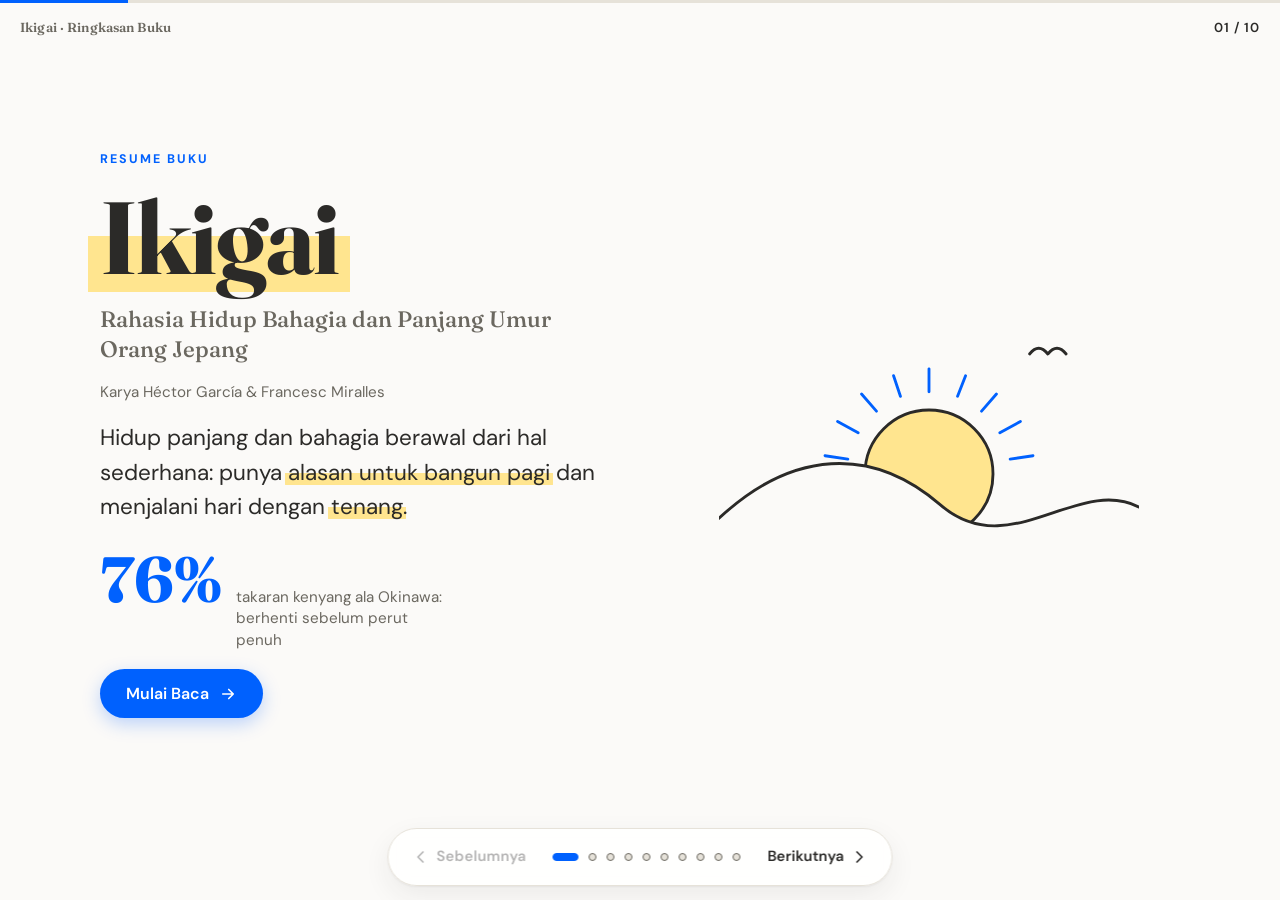
<file: slides/ikigai.html>
<!DOCTYPE html>
<html lang="id">
<head>
<meta charset="utf-8">
<meta name="viewport" content="width=device-width, initial-scale=1">
<meta name="color-scheme" content="light dark">
<title>Ikigai — Ringkasan Buku</title>
<meta name="description" content="Ringkasan interaktif buku Ikigai karya Héctor García dan Francesc Miralles dalam 10 slide.">
<link rel="preconnect" href="https://fonts.googleapis.com">
<link rel="preconnect" href="https://fonts.gstatic.com" crossorigin>
<link href="https://fonts.googleapis.com/css2?family=DM+Sans:wght@400;500;600;700&family=Fraunces:opsz,wght@9..144,500;9..144,600;9..144,700&display=swap" rel="stylesheet">
<style>
  :root {
    --bg: #FBFAF8;
    --surface: #FFFFFF;
    --ink: #2B2A28;
    --muted: #6B6860;
    --line: #E6E2D9;
    --accent: #0061FE;
    --accent-ink: #FFFFFF;
    --accent-soft: #EAF2FF;
    --accent-line: #C9DDFF;
    --hl: #FFE58F;
    --hly: #FFE58F;
    --pale: rgba(0, 97, 254, 0.07);
    --shadow: 0 1px 2px rgba(43, 42, 40, 0.06), 0 10px 28px rgba(43, 42, 40, 0.07);
    --serif: "Fraunces", "Lora", Georgia, "Times New Roman", serif;
    --sans: "DM Sans", "Inter", system-ui, -apple-system, "Segoe UI", Roboto, sans-serif;
  }
  @media (prefers-color-scheme: dark) {
    :root {
      --bg: #161513;
      --surface: #201F1C;
      --ink: #F2EFE8;
      --muted: #A8A399;
      --line: #35332E;
      --accent: #6AA6FF;
      --accent-ink: #0B1B33;
      --accent-soft: rgba(106, 166, 255, 0.12);
      --accent-line: rgba(106, 166, 255, 0.35);
      --hl: rgba(255, 229, 143, 0.30);
      --pale: rgba(106, 166, 255, 0.09);
      --shadow: 0 1px 2px rgba(0, 0, 0, 0.4), 0 10px 28px rgba(0, 0, 0, 0.35);
    }
  }

  *, *::before, *::after { box-sizing: border-box; }
  html, body { height: 100%; margin: 0; }
  body {
    background: var(--bg);
    color: var(--ink);
    font-family: var(--sans);
    line-height: 1.6;
    -webkit-font-smoothing: antialiased;
    overflow: hidden;
  }
  h1, h2, p, figure, ul { margin: 0; padding: 0; }
  ul { list-style: none; }
  button { font: inherit; color: inherit; }
  :focus-visible { outline: 3px solid var(--accent); outline-offset: 3px; border-radius: 6px; }

  /* ---------- Bilah atas ---------- */
  .bar { position: fixed; top: 0; left: 0; right: 0; height: 3px; background: var(--line); z-index: 30; }
  .bar i { display: block; height: 100%; width: 0; background: var(--accent); transition: width .5s ease; }
  .top {
    position: fixed; top: 3px; left: 0; right: 0; z-index: 20;
    display: flex; justify-content: space-between; align-items: center;
    padding: 14px 20px; font-size: .82rem; color: var(--muted); pointer-events: none;
  }
  .top .brand { font-family: var(--serif); font-weight: 600; letter-spacing: .01em; }
  .top .mark { font-variant-numeric: tabular-nums; letter-spacing: .08em; font-weight: 600; color: var(--ink); }

  /* ---------- Panggung & slide ---------- */
  #stage { position: fixed; inset: 0; }
  .slide {
    position: absolute; inset: 0; overflow-x: hidden; overflow-y: auto;
    padding: 72px 20px 112px;
    opacity: 0; visibility: hidden;
    transition: opacity .45s ease, visibility 0s linear .45s;
    -webkit-overflow-scrolling: touch;
  }
  .slide.on { opacity: 1; visibility: visible; transition: opacity .45s ease, visibility 0s; }

  .inner {
    position: relative; max-width: 640px; margin: 0 auto; min-height: 100%;
    display: grid; align-content: center; gap: 28px;
  }
  .col { position: relative; z-index: 1; display: grid; gap: 20px; align-content: center; min-width: 0; }
  @media (min-width: 900px) {
    .slide { padding: 84px 48px 116px; }
    .inner { max-width: 1080px; grid-template-columns: 1.02fr 1fr; gap: 64px; align-items: center; }
  }

  .bgnum {
    position: absolute; right: -4px; top: 0; z-index: 0; pointer-events: none; user-select: none;
    font-family: var(--serif); font-weight: 700; line-height: 1;
    font-size: clamp(8rem, 24vw, 16rem); color: var(--pale);
  }

  /* ---------- Tipografi ---------- */
  h1 { font-family: var(--serif); font-weight: 700; font-size: clamp(3.4rem, 11vw, 6.4rem); line-height: 1; letter-spacing: -.02em; }
  h2 { font-family: var(--serif); font-weight: 600; font-size: clamp(1.95rem, 4.8vw, 3rem); line-height: 1.12; letter-spacing: -.01em; }
  .kick { font-size: .78rem; font-weight: 700; letter-spacing: .16em; text-transform: uppercase; color: var(--accent); }
  .sub { font-family: var(--serif); font-weight: 500; font-size: clamp(1.1rem, 2.4vw, 1.4rem); line-height: 1.35; color: var(--muted); }
  .by { font-size: .95rem; color: var(--muted); }
  .core { font-size: clamp(1.15rem, 2.2vw, 1.4rem); line-height: 1.55; }

  /* Stabilo */
  .hl {
    background-image: linear-gradient(var(--hl), var(--hl));
    background-repeat: no-repeat; background-position: 0 90%; background-size: 0 .55em;
    padding: 0 .12em; margin: 0 -.12em; border-radius: 3px;
    -webkit-box-decoration-break: clone; box-decoration-break: clone;
  }
  .slide.on .hl { background-size: 100% .55em; transition: background-size .9s cubic-bezier(.3, .7, .2, 1) .7s; }
  .slide:not(.on) .hl { transition: background-size 0s linear .45s; }

  /* Muncul bergantian */
  .rv { opacity: 0; transform: translateY(16px); }
  .slide.on .rv {
    opacity: 1; transform: none;
    transition: opacity .6s ease calc(var(--i, 0) * 90ms + 120ms), transform .6s cubic-bezier(.2, .7, .2, 1) calc(var(--i, 0) * 90ms + 120ms);
  }
  .slide:not(.on) .rv { transition: opacity 0s linear .45s, transform 0s linear .45s; }

  /* ---------- Poin & Terapkan ---------- */
  .pts { display: grid; }
  .pt { padding: 18px 0; border-top: 1px solid var(--line); font-size: clamp(1.02rem, 1.7vw, 1.15rem); line-height: 1.6; }
  .pt:last-child { border-bottom: 1px solid var(--line); }
  .pt > span { display: block; transition: transform .25s ease; }
  .pt:hover > span { transform: translateX(5px); }

  .apply {
    padding: 20px 22px; border-radius: 16px; background: var(--accent-soft);
    border: 1px solid var(--accent-line); box-shadow: var(--shadow);
    transition: border-color .25s ease, box-shadow .25s ease;
  }
  .apply:hover { border-color: var(--accent); box-shadow: 0 2px 4px rgba(0, 0, 0, .06), 0 14px 32px rgba(0, 97, 254, .14); }
  .lab { display: flex; align-items: center; gap: 8px; margin-bottom: 6px; font-size: .78rem; font-weight: 700; letter-spacing: .14em; text-transform: uppercase; color: var(--accent); }
  .lab svg { width: 18px; height: 18px; }
  .apply p:last-child { font-size: 1.02rem; line-height: 1.6; }

  /* ---------- Hero ---------- */
  .hero-col { gap: 16px; }
  .stat { display: flex; align-items: baseline; flex-wrap: wrap; gap: 6px 14px; padding: 6px 0 2px; }
  .stat .big { font-family: var(--serif); font-weight: 700; font-size: clamp(2.8rem, 7vw, 4rem); line-height: 1; color: var(--accent); font-variant-numeric: tabular-nums; }
  .stat .cap { font-size: .95rem; color: var(--muted); max-width: 22ch; line-height: 1.4; }
  .btn {
    justify-self: start; display: inline-flex; align-items: center; gap: 10px; cursor: pointer;
    min-height: 48px; padding: 12px 26px; border: 0; border-radius: 999px;
    background: var(--accent); color: var(--accent-ink); font-weight: 600; font-size: 1rem;
    box-shadow: 0 6px 18px rgba(0, 97, 254, .25);
    transition: transform .2s ease, box-shadow .2s ease;
  }
  .btn:hover { transform: translateY(-2px); box-shadow: 0 10px 24px rgba(0, 97, 254, .32); }
  .btn:active { transform: translateY(0); }
  .btn svg { width: 18px; height: 18px; transition: transform .2s ease; }
  .btn:hover svg { transform: translateX(4px); }

  /* ---------- Ilustrasi ---------- */
  .ill { width: 100%; max-width: 420px; justify-self: center; }
  .ill svg { display: block; width: 100%; height: auto; max-height: min(42vh, 320px); margin: 0 auto; transition: transform .4s ease; }
  .ill:hover svg { transform: scale(1.025); }
  .ln { fill: none; stroke: var(--ink); stroke-width: 2.5; stroke-linecap: round; stroke-linejoin: round; }
  .acl { fill: none; stroke: var(--accent); stroke-width: 2.5; stroke-linecap: round; stroke-linejoin: round; }
  .bgf { fill: var(--bg); }
  .sf { fill: var(--surface); }
  .hf { fill: var(--hly); }
  .ac { fill: var(--accent); }
  .vn { fill: var(--accent); fill-opacity: .1; }
  .dash { stroke-dasharray: 6 7; }
  .ill text { font-family: var(--sans); font-size: 13px; font-weight: 600; fill: var(--ink); }
  .ill text.mut { fill: var(--muted); font-weight: 500; }
  .ill text.dk { fill: #2B2A28; }
  .draw { stroke-dasharray: 1; stroke-dashoffset: 1; }
  .slide.on .draw { stroke-dashoffset: 0; transition: stroke-dashoffset 1.6s ease .5s; }
  .slide:not(.on) .draw { transition: stroke-dashoffset 0s linear .45s; }
  .stp { fill: var(--accent); fill-opacity: .14; opacity: 0; }
  .slide.on .stp { opacity: 1; transition: opacity .5s ease calc(.4s + var(--s, 0) * .22s); }
  .slide:not(.on) .stp { transition: opacity 0s linear .45s; }

  /* ---------- Slide terakhir ---------- */
  .check { margin: 0; padding: 18px 20px 16px; border: 1px solid var(--line); border-radius: 16px; background: var(--surface); box-shadow: var(--shadow); min-width: 0; }
  .check legend { padding: 0 8px; font-size: .78rem; font-weight: 700; letter-spacing: .14em; text-transform: uppercase; color: var(--accent); }
  .ck { position: relative; display: flex; align-items: flex-start; gap: 12px; padding: 10px 0; cursor: pointer; font-size: 1rem; line-height: 1.5; }
  .ck input { position: absolute; opacity: 0; width: 1px; height: 1px; }
  .box { flex: none; width: 22px; height: 22px; margin-top: 2px; border-radius: 7px; border: 2px solid var(--muted); display: grid; place-items: center; transition: background .2s ease, border-color .2s ease, transform .2s ease; }
  .box::after { content: ""; width: 5px; height: 10px; margin-top: -2px; border: solid var(--accent-ink); border-width: 0 2.5px 2.5px 0; transform: rotate(45deg) scale(0); transition: transform .2s ease; }
  .ck:hover .box { border-color: var(--accent); transform: scale(1.06); }
  .ck input:checked + .box { background: var(--accent); border-color: var(--accent); }
  .ck input:checked + .box::after { transform: rotate(45deg) scale(1); }
  .ck input:focus-visible + .box { outline: 3px solid var(--accent); outline-offset: 2px; }
  .ck input:checked ~ .tx { color: var(--muted); text-decoration: line-through; text-decoration-color: var(--accent); }
  .prog { margin-top: 8px; }
  .prog-b { height: 6px; border-radius: 99px; background: var(--line); overflow: hidden; }
  .prog-f { display: block; height: 100%; width: 0; background: var(--accent); border-radius: 99px; transition: width .35s ease; }
  .prog-t { margin-top: 8px; font-size: .88rem; color: var(--muted); }
  .cta { display: flex; align-items: center; gap: 12px; padding: 16px 20px; border-radius: 16px; background: var(--hl); font-weight: 600; line-height: 1.45; transition: transform .2s ease; }
  .slide.on .cta.rv { transition: opacity .6s ease calc(var(--i, 0) * 90ms + 120ms), transform .6s cubic-bezier(.2, .7, .2, 1) calc(var(--i, 0) * 90ms + 120ms); }
  .cta svg { flex: none; width: 26px; height: 26px; }
  .last .col { gap: 14px; }
  .last .pt { padding: 12px 0; font-size: 1rem; }
  .last .ck { padding: 6px 0; font-size: .95rem; }
  .last .ill svg { max-height: min(28vh, 240px); }
  .disc { grid-column: 1 / -1; position: relative; z-index: 1; margin-top: 4px; padding-top: 20px; border-top: 1px solid var(--line); font-size: .82rem; line-height: 1.65; color: var(--muted); }

  /* ---------- Navigasi bawah ---------- */
  .nav {
    position: fixed; left: 50%; bottom: 14px; transform: translateX(-50%); z-index: 40;
    display: flex; align-items: center; gap: 6px; padding: 6px;
    background: var(--surface); border: 1px solid var(--line); border-radius: 999px; box-shadow: var(--shadow);
    max-width: calc(100vw - 16px);
  }
  @supports (background: color-mix(in srgb, red 50%, blue)) {
    .nav { background: color-mix(in srgb, var(--surface) 86%, transparent); -webkit-backdrop-filter: blur(10px); backdrop-filter: blur(10px); }
  }
  .nb {
    display: inline-flex; align-items: center; justify-content: center; gap: 6px; height: 44px; min-width: 44px; padding: 0 12px;
    border: 0; border-radius: 999px; background: transparent; cursor: pointer; font-size: .92rem; font-weight: 600;
    transition: background .2s ease, transform .2s ease, opacity .2s ease;
  }
  .nb:hover:not(:disabled) { background: var(--accent-soft); transform: scale(1.04); }
  .nb:disabled { opacity: .35; cursor: default; }
  .nb svg { width: 20px; height: 20px; flex: none; }
  .nb .t { display: none; }
  @media (min-width: 640px) { .nb .t { display: inline; } .nb { padding: 0 16px; } }
  .dots { display: flex; align-items: center; }
  .dot { position: relative; width: 18px; height: 32px; padding: 0; border: 0; background: transparent; cursor: pointer; transition: width .3s ease; }
  .dot::after { content: ""; position: absolute; left: 50%; top: 50%; width: 8px; height: 8px; border-radius: 99px; transform: translate(-50%, -50%); background: var(--line); border: 1px solid var(--muted); transition: width .3s ease, background .3s ease, border-color .3s ease; }
  .dot:hover::after { background: var(--muted); }
  .dot[aria-current="true"] { width: 36px; }
  .dot[aria-current="true"]::after { width: 26px; background: var(--accent); border-color: var(--accent); }

  noscript { position: fixed; inset: 0; display: grid; place-items: center; background: var(--bg); padding: 24px; text-align: center; z-index: 100; }

  /* ---------- Kurangi gerak ---------- */
  @media (prefers-reduced-motion: reduce) {
    *, *::before, *::after { animation: none !important; transition: none !important; }
    .rv { opacity: 1 !important; transform: none !important; }
    .hl { background-size: 100% .55em !important; }
    .draw { stroke-dashoffset: 0 !important; }
    .stp { opacity: 1 !important; }
  }
</style>
</head>
<body>

<div class="bar" aria-hidden="true"><i id="fill"></i></div>
<div class="top">
  <span class="brand">Ikigai · Ringkasan Buku</span>
  <span class="mark" id="mark" aria-live="polite" aria-atomic="true">01 / 10</span>
</div>

<main id="stage" aria-label="Presentasi ringkasan buku Ikigai"></main>

<nav class="nav" aria-label="Navigasi slide">
  <button class="nb" id="prev" type="button" aria-label="Slide sebelumnya">
    <svg viewBox="0 0 24 24" fill="none" stroke="currentColor" stroke-width="2" stroke-linecap="round" stroke-linejoin="round" aria-hidden="true"><path d="M15 18l-6-6 6-6"/></svg>
    <span class="t">Sebelumnya</span>
  </button>
  <div class="dots" id="dots"></div>
  <button class="nb" id="next" type="button" aria-label="Slide berikutnya">
    <span class="t">Berikutnya</span>
    <svg viewBox="0 0 24 24" fill="none" stroke="currentColor" stroke-width="2" stroke-linecap="round" stroke-linejoin="round" aria-hidden="true"><path d="M9 18l6-6-6-6"/></svg>
  </button>
</nav>

<noscript>Aktifkan JavaScript untuk melihat presentasi ini.</noscript>

<script>
(function () {
  'use strict';

  /* =========================================================
     DATA — ganti array S untuk buku lain.
     t judul · c kalimat inti · p tiga poin · x kotak "Terapkan"
     a deskripsi ilustrasi (aria-label) · i markup SVG ilustrasi
     Tanda [[kata]] = kata kunci yang disorot stabilo.
     ========================================================= */
  const DISCLAIMER = 'Ringkasan ini bersifat edukatif dan tidak menggantikan nasihat profesional. Semua hak atas buku ada pada Héctor García dan Francesc Miralles serta penerbitnya. Halaman ini adalah ringkasan independen dengan kata-kata sendiri.';

  const S = [
    {
      t: 'Ikigai',
      sub: 'Rahasia Hidup Bahagia dan Panjang Umur Orang Jepang',
      au: 'Héctor García & Francesc Miralles',
      c: 'Hidup panjang dan bahagia berawal dari hal sederhana: punya [[alasan untuk bangun pagi]] dan menjalani hari dengan [[tenang]].',
      st: { n: 80, s: '%', l: 'takaran kenyang ala Okinawa: berhenti sebelum perut penuh' },
      p: [],
      x: '',
      a: 'Matahari terbit di balik perbukitan dengan sinar yang menyebar dan seekor burung terbang',
      i: '<svg viewBox="0 0 360 280" aria-hidden="true" focusable="false">' +
         '<circle class="hf ln" cx="180" cy="175" r="56"/>' +
         '<path class="acl" d="M109 162L89 159M118 139L100 129M134 120L121 105M155 107L149 89M180 103V83M205 107L212 89M226 120L239 105M242 139L260 129M251 162L271 159"/>' +
         '<path class="bgf" d="M-4 214C60 154 130 150 190 202S310 176 364 204V284H-4Z"/>' +
         '<path class="ln" d="M-4 214C60 154 130 150 190 202S310 176 364 204"/>' +
         '<path class="ln" d="M268 70q8-10 16 0q8-10 16 0"/>' +
         '</svg>'
    },
    {
      t: 'Desa para pemilik umur panjang',
      c: 'Para penulis mendatangi [[Ogimi]] di Okinawa, tempat banyak orang tetap [[aktif dan ceria]] hingga usia senja, lalu mencari tahu pola hidupnya.',
      p: [
        'Tidak ada satu rahasia ajaib; [[kebiasaan harian]] kecil yang konsisten membentuk umur panjang.',
        'Banyak warga lanjut usia tetap [[berkegiatan]], seperti berkebun dan mengurus komunitas, alih-alih berhenti total.',
        'Lingkungan yang akrab membuat mereka merasa [[punya tempat]] dan tidak sendirian.'
      ],
      x: 'Tulis satu kegiatan yang ingin kamu tetap lakukan sampai tua, lalu jadwalkan sekali minggu ini.',
      a: 'Pulau kecil dengan penanda lokasi, dikelilingi ombak dan matahari',
      i: '<svg viewBox="0 0 360 260" aria-hidden="true" focusable="false">' +
         '<circle class="hf ln" cx="300" cy="56" r="18"/>' +
         '<path class="acl" d="M60 60q12-8 24 0t24 0t24 0"/>' +
         '<path class="sf ln" d="M70 150C80 110 140 100 190 112C240 120 290 110 300 140C310 170 260 190 200 186C150 196 90 190 70 150Z"/>' +
         '<path class="ln" d="M110 160q20-30 42 0M232 168q16-22 34 0"/>' +
         '<path class="ac ln" d="M210 152C196 136 192 130 192 122a18 18 0 0 1 36 0C228 130 224 136 210 152Z"/>' +
         '<circle class="sf" cx="210" cy="122" r="6"/>' +
         '<path class="acl" d="M40 220q15-10 30 0t30 0t30 0t30 0t30 0t30 0t30 0t30 0t30 0"/>' +
         '</svg>'
    },
    {
      t: 'Apa itu ikigai?',
      c: 'Ikigai adalah [[alasan untuk bangun setiap pagi]], sering digambarkan sebagai titik temu hal yang kamu cintai, kuasai, dibutuhkan dunia, dan bisa dibayar.',
      p: [
        'Cinta dan keahlian melahirkan [[gairah]]; keahlian dan penghasilan melahirkan [[profesi]].',
        'Kebutuhan dunia dan cinta melahirkan [[misi]]; kebutuhan dunia dan penghasilan melahirkan [[panggilan]].',
        'Ikigai bisa berupa hal kecil dan berubah seiring waktu, jadi [[tak perlu sekali jadi]].'
      ],
      x: 'Gambar empat lingkaran di kertas, isi masing-masing tiga kata, lalu lihat kata mana yang muncul berulang.',
      a: 'Empat lingkaran saling beririsan dengan titik temu bertanda ikigai di tengahnya',
      i: '<svg viewBox="0 0 320 240" aria-hidden="true" focusable="false">' +
         '<circle class="vn ln" cx="160" cy="82" r="58"/>' +
         '<circle class="vn ln" cx="160" cy="158" r="58"/>' +
         '<circle class="vn ln" cx="122" cy="120" r="58"/>' +
         '<circle class="vn ln" cx="198" cy="120" r="58"/>' +
         '<circle class="hf ln" cx="160" cy="120" r="22"/>' +
         '<text class="dk" x="160" y="124" text-anchor="middle" style="font-size:11px;font-weight:700">ikigai</text>' +
         '<text x="160" y="48" text-anchor="middle">Dicintai</text>' +
         '<text x="90" y="124" text-anchor="middle">Mahir</text>' +
         '<text x="230" y="116" text-anchor="middle">Dunia</text>' +
         '<text x="230" y="132" text-anchor="middle">butuh</text>' +
         '<text x="160" y="204" text-anchor="middle">Dibayar</text>' +
         '</svg>'
    },
    {
      t: 'Kebiasaan kecil, hidup bermakna',
      c: 'Hidup yang bermakna lebih sering dibangun dari [[hal kecil yang konsisten]] daripada ambisi besar yang naik turun.',
      p: [
        'Ritual harian sederhana, seperti jalan pagi atau menyiram tanaman, memberi [[ritme]] yang menenangkan pada hari.',
        'Aktivitas ringan yang rutin lebih mudah dijaga bertahun-tahun daripada program berat yang [[cepat padam]].',
        'Hidup tanpa terburu-buru memberi ruang untuk [[menikmati]] hal sederhana.'
      ],
      x: 'Pilih satu kebiasaan yang bisa selesai dalam lima menit, lalu ulangi tujuh hari berturut-turut.',
      a: 'Tangga dengan anak tangga kecil yang naik bertahap menuju sebuah bendera',
      i: '<svg viewBox="0 0 320 220" aria-hidden="true" focusable="false">' +
         '<circle class="hf ln" cx="288" cy="28" r="12"/>' +
         '<rect class="stp" style="--s:0" x="20" y="160" width="50" height="30"/>' +
         '<rect class="stp" style="--s:1" x="70" y="130" width="50" height="60"/>' +
         '<rect class="stp" style="--s:2" x="120" y="100" width="50" height="90"/>' +
         '<rect class="stp" style="--s:3" x="170" y="70" width="50" height="120"/>' +
         '<rect class="stp" style="--s:4" x="220" y="40" width="50" height="150"/>' +
         '<path class="ln" d="M10 190H310" opacity=".4"/>' +
         '<path class="ln draw" pathLength="1" d="M20 190V160H70V130H120V100H170V70H220V40H270"/>' +
         '<path class="ln" d="M270 40V12"/>' +
         '<path class="hf ln" d="M270 12L296 20L270 28Z"/>' +
         '</svg>'
    },
    {
      t: 'Berhenti sebelum penuh',
      c: 'Orang Okinawa punya pegangan [[hara hachi bu]]: berhenti makan saat perut [[sekitar 80% kenyang]].',
      p: [
        'Makan perlahan memberi waktu bagi tubuh [[memberi sinyal kenyang]] sebelum porsi menjadi berlebih.',
        'Ini bukan diet ketat, melainkan [[kebiasaan secukupnya]] yang bisa dijalani seumur hidup.',
        'Semangat yang sama berlaku untuk kerja, layar, dan belanja: [[cukupkan]] sebelum melelahkan.'
      ],
      x: 'Besok, letakkan sendok saat perut hampir kenyang, tunggu lima menit, lalu putuskan perlu tambah atau tidak.',
      a: 'Mangkuk makan dengan garis penanda terisi sekitar delapan puluh persen dan sepasang sumpit',
      i: '<svg viewBox="0 0 320 220" aria-hidden="true" focusable="false">' +
         '<defs><clipPath id="bowlClip"><path d="M70 100H250C250 160 215 190 160 190C105 190 70 160 70 100Z"/></clipPath></defs>' +
         '<path class="sf" d="M70 100H250C250 160 215 190 160 190C105 190 70 160 70 100Z"/>' +
         '<rect class="hf" x="60" y="118" width="200" height="80" clip-path="url(#bowlClip)"/>' +
         '<path class="ln" d="M70 100H250C250 160 215 190 160 190C105 190 70 160 70 100Z"/>' +
         '<path class="acl dash" d="M56 118H264"/>' +
         '<text x="268" y="123" style="fill:var(--accent);font-weight:700">80%</text>' +
         '<path class="ln" d="M196 74L248 38M214 82L268 52"/>' +
         '<path class="ln" d="M108 200H212" opacity=".4"/>' +
         '</svg>'
    },
    {
      t: 'Temukan alur dalam hal kecil',
      c: 'Saat tantangan pas dengan kemampuan, kamu masuk [[flow]]: fokus penuh, waktu terasa cepat, dan hasilnya [[memuaskan]].',
      p: [
        'Flow lahir dari [[satu tugas]] dengan tujuan jelas, bukan dari mengerjakan banyak hal sekaligus.',
        'Tantangan terlalu mudah membosankan, terlalu sulit membuat cemas; cari [[takaran yang pas]].',
        'Menulis, memasak, atau berkebun bisa jadi pintu masuk [[flow harian]] yang murah dan mudah.'
      ],
      x: 'Sediakan 25 menit tanpa notifikasi untuk satu aktivitas favorit, lalu catat kapan waktu terasa lenyap.',
      a: 'Grafik keahlian dan tantangan dengan pita diagonal bertanda flow di antara area bosan dan cemas',
      i: '<svg viewBox="0 0 320 220" aria-hidden="true" focusable="false">' +
         '<path class="ln" d="M40 190V26M34 36L40 26L46 36M40 190H300M290 184L300 190L290 196"/>' +
         '<path d="M72 170L276 58" stroke="var(--hly)" stroke-width="44" stroke-linecap="round" fill="none"/>' +
         '<circle class="ac ln" cx="180" cy="115" r="9"/>' +
         '<text x="70" y="58" class="mut">Cemas</text>' +
         '<text x="236" y="178" class="mut">Bosan</text>' +
         '<text x="128" y="96" transform="rotate(-29 128 96)" style="font-weight:700">Flow</text>' +
         '<text x="14" y="112" class="mut" transform="rotate(-90 14 112)" text-anchor="middle">Tantangan</text>' +
         '<text x="170" y="212" class="mut" text-anchor="middle">Keahlian</text>' +
         '</svg>'
    },
    {
      t: 'Lentur, bahkan tumbuh dari guncangan',
      c: 'Hidup pasti membawa stres dan perubahan; kuncinya membangun [[resiliensi]] hingga kamu bahkan bisa [[tumbuh]] karenanya.',
      p: [
        'Konsep [[antifragile]]: tekanan kecil yang bisa dipulihkan justru melatih kita menjadi lebih kuat.',
        'Resiliensi bukan berarti tak pernah jatuh, tetapi [[bangkit]] dan belajar dari tiap jatuh.',
        'Sikap [[wabi-sabi]] menerima ketidaksempurnaan dan sifat sementara segala hal, sehingga hati lebih tenang.'
      ],
      x: 'Tulis satu kemunduran terakhir, lalu jawab: apa yang kupelajari, dan satu langkah kecil apa hari ini?',
      a: 'Batang bambu melengkung ditiup angin namun tetap berakar di tanah',
      i: '<svg viewBox="0 0 320 220" aria-hidden="true" focusable="false">' +
         '<circle class="hf ln" cx="58" cy="40" r="16"/>' +
         '<path class="acl dash" d="M30 92H92q12 0 12-10t-10-10M30 126H72q10 0 10 8"/>' +
         '<path class="ln" d="M20 200H300"/>' +
         '<path class="ln" d="M120 200C120 150 135 100 175 60"/>' +
         '<path class="ln" d="M160 200C160 140 185 90 235 55"/>' +
         '<path class="ln" d="M200 200C200 150 215 115 255 90"/>' +
         '<path class="ac ln" d="M175 60q18-4 28 6q-16 8-28-6Z"/>' +
         '<path class="ac ln" d="M235 55q18-6 30 4q-18 10-30-4Z"/>' +
         '<path class="ac ln" d="M255 90q16-2 24 8q-16 6-24-8Z"/>' +
         '<path class="ln" d="M104 200l-6-10M136 200l6-12M178 200l-4-9M220 200l6-10"/>' +
         '</svg>'
    },
    {
      t: 'Tidak berjalan sendirian',
      c: 'Orang Okinawa merawat [[moai]], kelompok teman dekat yang saling menopang, sehingga hidup terasa lebih [[ringan]] dan bermakna.',
      p: [
        'Kelompok seperti moai [[saling membantu]], dari berbagi cerita sampai dukungan saat keadaan sulit.',
        'Kehadiran orang yang peduli membuat kita lebih [[tangguh]] ketika stres datang.',
        'Tak perlu banyak teman; cukup beberapa yang [[rutin bertemu]] dan saling jujur.'
      ],
      x: 'Ajak satu atau dua teman dekat bertemu rutin, misalnya sebulan sekali, dengan satu aturan: ponsel disimpan.',
      a: 'Enam orang membentuk lingkaran mengelilingi simbol hati',
      i: '<svg viewBox="0 0 320 220" aria-hidden="true" focusable="false">' +
         '<circle class="acl dash" cx="160" cy="110" r="70"/>' +
         '<circle class="hf ln" cx="160" cy="110" r="24"/>' +
         '<path class="ac" d="M160 122c-14-9-18-18-10-24c5-4 10-1 10 4c0-5 5-8 10-4c8 6 4 15-10 24Z"/>' +
         '<g class="p"><circle class="sf ln" cx="230" cy="102" r="8"/><path class="ac ln" d="M217 124a13 13 0 0 1 26 0Z"/></g>' +
         '<g class="p"><circle class="sf ln" cx="195" cy="163" r="8"/><path class="ac ln" d="M182 185a13 13 0 0 1 26 0Z"/></g>' +
         '<g class="p"><circle class="sf ln" cx="125" cy="163" r="8"/><path class="ac ln" d="M112 185a13 13 0 0 1 26 0Z"/></g>' +
         '<g class="p"><circle class="sf ln" cx="90" cy="102" r="8"/><path class="ac ln" d="M77 124a13 13 0 0 1 26 0Z"/></g>' +
         '<g class="p"><circle class="sf ln" cx="125" cy="41" r="8"/><path class="ac ln" d="M112 63a13 13 0 0 1 26 0Z"/></g>' +
         '<g class="p"><circle class="sf ln" cx="195" cy="41" r="8"/><path class="ac ln" d="M182 63a13 13 0 0 1 26 0Z"/></g>' +
         '</svg>'
    },
    {
      t: 'Sepuluh aturan, satu napas',
      c: 'Bagian penutup buku merangkum [[sepuluh aturan ikigai]]: sederhana, bisa dimulai hari ini, dan saling melengkapi.',
      p: [
        'Untuk tubuh: tetap aktif, jangan terburu-buru, makan sampai [[80%]] kenyang, dan jaga kebugaran.',
        'Untuk hati: [[tersenyum]], bersyukur, dan hadir sepenuhnya di saat ini.',
        'Untuk arah: dekat dengan teman baik dan alam, lalu [[ikuti ikigai-mu]].'
      ],
      x: 'Pilih satu aturan yang paling mudah, jalani dua minggu, baru tambahkan aturan kedua.',
      a: 'Sepuluh batu pijakan menanjak yang dikelompokkan untuk tubuh, hati, dan arah, berujung bendera',
      i: '<svg viewBox="0 0 360 200" aria-hidden="true" focusable="false">' +
         '<path class="acl dash" d="M30 160L330 52" opacity=".6"/>' +
         '<ellipse class="ac ln" cx="30" cy="160" rx="15" ry="9"/>' +
         '<ellipse class="ac ln" cx="63" cy="148" rx="15" ry="9"/>' +
         '<ellipse class="ac ln" cx="97" cy="136" rx="15" ry="9"/>' +
         '<ellipse class="ac ln" cx="130" cy="124" rx="15" ry="9"/>' +
         '<ellipse class="hf ln" cx="163" cy="112" rx="15" ry="9"/>' +
         '<ellipse class="hf ln" cx="197" cy="100" rx="15" ry="9"/>' +
         '<ellipse class="hf ln" cx="230" cy="88" rx="15" ry="9"/>' +
         '<ellipse class="sf ln" cx="263" cy="76" rx="15" ry="9"/>' +
         '<ellipse class="sf ln" cx="297" cy="64" rx="15" ry="9"/>' +
         '<ellipse class="sf ln" cx="330" cy="52" rx="15" ry="9"/>' +
         '<path class="ln" d="M330 43V14"/>' +
         '<path class="hf ln" d="M330 14L352 21L330 28Z"/>' +
         '<text x="80" y="186" class="mut" text-anchor="middle">Tubuh</text>' +
         '<text x="197" y="140" class="mut" text-anchor="middle">Hati</text>' +
         '<text x="297" y="100" class="mut" text-anchor="middle">Arah</text>' +
         '</svg>'
    },
    {
      t: 'Mulai dari satu langkah kecil',
      c: 'Kamu tak perlu menemukan ikigai sekaligus; cukup [[mulai bertanya]], mencoba hal kecil, dan [[menjaga yang terasa bermakna]].',
      p: [
        'Ikigai adalah [[alasan bangun pagi]], bukan gelar atau jabatan.',
        'Kebiasaan kecil, makan secukupnya, flow, dan resiliensi [[saling menopang]].',
        'Hubungan baik dan rasa syukur membuat hidup panjang terasa [[layak dijalani]].'
      ],
      x: '',
      k: [
        'Saya sudah menuliskan empat lingkaran ikigai versi saya',
        'Saya memilih satu kebiasaan kecil untuk tujuh hari ke depan',
        'Saya mencoba berhenti makan di sekitar 80% kenyang',
        'Saya menjadwalkan 25 menit fokus untuk aktivitas yang saya sukai',
        'Saya mengajak satu teman dekat untuk bertemu'
      ],
      cta: 'Baca bukunya langsung untuk cerita lengkapnya.',
      a: 'Papan catatan dengan kotak centang dan matahari kecil di belakangnya',
      i: '<svg viewBox="0 0 320 220" aria-hidden="true" focusable="false">' +
         '<circle class="hf ln" cx="248" cy="62" r="24"/>' +
         '<rect class="sf ln" x="96" y="32" width="128" height="164" rx="14"/>' +
         '<rect class="ac ln" x="130" y="22" width="60" height="18" rx="6"/>' +
         '<rect class="sf ln" x="116" y="64" width="18" height="18" rx="4"/>' +
         '<rect class="sf ln" x="116" y="102" width="18" height="18" rx="4"/>' +
         '<rect class="sf ln" x="116" y="140" width="18" height="18" rx="4"/>' +
         '<path class="acl" d="M120 73l5 5l9-11M120 111l5 5l9-11" style="stroke-width:3"/>' +
         '<path class="ln" d="M146 74H200M146 112H192M146 150H204" opacity=".4"/>' +
         '<path class="acl" d="M60 120h14M67 113v14M270 150h14M277 143v14" opacity=".7"/>' +
         '</svg>'
    }
  ];

  /* =========================================================
     RENDER
     ========================================================= */
  const N = S.length;
  const stage = document.getElementById('stage');
  const dotsEl = document.getElementById('dots');
  const markEl = document.getElementById('mark');
  const fillEl = document.getElementById('fill');
  const prevBtn = document.getElementById('prev');
  const nextBtn = document.getElementById('next');
  const RM = window.matchMedia('(prefers-reduced-motion: reduce)');

  const esc = (s) => String(s).replace(/[&<>"]/g, (c) => ({ '&': '&amp;', '<': '&lt;', '>': '&gt;', '"': '&quot;' }[c]));
  const hl = (s) => esc(s).replace(/\[\[(.+?)\]\]/g, '<span class="hl">$1</span>');
  const pad = (n) => String(n).padStart(2, '0');

  const ICON_APPLY = '<svg viewBox="0 0 24 24" fill="none" stroke="currentColor" stroke-width="2" stroke-linecap="round" stroke-linejoin="round" aria-hidden="true"><circle cx="12" cy="12" r="9"/><path d="M8 12.5l2.7 2.7L16 9.5"/></svg>';
  const ICON_ARROW = '<svg viewBox="0 0 24 24" fill="none" stroke="currentColor" stroke-width="2.2" stroke-linecap="round" stroke-linejoin="round" aria-hidden="true"><path d="M5 12h14M13 6l6 6-6 6"/></svg>';
  const ICON_BOOK = '<svg viewBox="0 0 24 24" fill="none" stroke="currentColor" stroke-width="1.9" stroke-linecap="round" stroke-linejoin="round" aria-hidden="true"><path d="M4 5.5A2.5 2.5 0 0 1 6.5 3H20v16H6.5A2.5 2.5 0 0 0 4 21.5z"/><path d="M4 5.5v16M8 7.5h8"/></svg>';

  function build(d, n) {
    const sec = document.createElement('section');
    sec.className = 'slide';
    sec.id = 'slide-' + (n + 1);
    sec.setAttribute('role', 'group');
    sec.setAttribute('aria-roledescription', 'slide');
    sec.setAttribute('aria-label', (n + 1) + ' dari ' + N);
    sec.setAttribute('aria-hidden', 'true');
    sec.inert = true;

    let r = 0;
    const R = () => 'style="--i:' + (r++) + '"';

    if (n === 0) {
      sec.innerHTML =
        '<div class="inner">' +
          '<div class="col hero-col">' +
            '<p class="kick rv" ' + R() + '>Resume buku</p>' +
            '<h1 class="rv" ' + R() + '><span class="hl">' + esc(d.t) + '</span></h1>' +
            '<p class="sub rv" ' + R() + '>' + esc(d.sub) + '</p>' +
            '<p class="by rv" ' + R() + '>Karya ' + esc(d.au) + '</p>' +
            '<p class="core rv" ' + R() + '>' + hl(d.c) + '</p>' +
            '<div class="stat rv" ' + R() + '><span class="big"><span class="num" data-to="' + d.st.n + '">0</span>' + esc(d.st.s) + '</span><span class="cap">' + esc(d.st.l) + '</span></div>' +
            '<button class="btn rv" type="button" data-next ' + R() + '>Mulai Baca ' + ICON_ARROW + '</button>' +
          '</div>' +
          '<figure class="ill rv" ' + R() + ' role="img" aria-label="' + esc(d.a) + '">' + d.i + '</figure>' +
        '</div>';
      return sec;
    }

    const left =
      '<div class="col">' +
        '<h2 class="rv" ' + R() + '>' + esc(d.t) + '</h2>' +
        '<p class="core rv" ' + R() + '>' + hl(d.c) + '</p>' +
        '<figure class="ill rv" ' + R() + ' role="img" aria-label="' + esc(d.a) + '">' + d.i + '</figure>' +
      '</div>';

    const pts = '<ul class="pts" role="list">' + d.p.map((p) => '<li class="pt rv" ' + R() + '><span>' + hl(p) + '</span></li>').join('') + '</ul>';

    let extra = '';
    if (d.x) {
      extra = '<aside class="apply rv" ' + R() + '><p class="lab">' + ICON_APPLY + 'Terapkan</p><p>' + hl(d.x) + '</p></aside>';
    }
    if (d.k) {
      extra =
        '<fieldset class="check rv" ' + R() + '><legend>Checklist aksi</legend>' +
          d.k.map((k) => '<label class="ck"><input type="checkbox"><span class="box" aria-hidden="true"></span><span class="tx">' + esc(k) + '</span></label>').join('') +
          '<div class="prog"><div class="prog-b" aria-hidden="true"><span class="prog-f"></span></div><p class="prog-t" aria-live="polite"></p></div>' +
        '</fieldset>' +
        '<div class="cta rv" ' + R() + '>' + ICON_BOOK + '<span>' + esc(d.cta) + '</span></div>';
    }

    const right = '<div class="col">' + pts + extra + '</div>';
    const disc = (n === N - 1) ? '<p class="disc rv" ' + R() + '>' + esc(DISCLAIMER) + '</p>' : '';

    sec.innerHTML =
      '<div class="inner' + (n === N - 1 ? ' last' : '') + '">' +
        '<div class="bgnum" aria-hidden="true">' + pad(n + 1) + '</div>' +
        left + right + disc +
      '</div>';

    const ck = sec.querySelector('.check');
    if (ck) {
      const boxes = Array.prototype.slice.call(ck.querySelectorAll('input'));
      const out = ck.querySelector('.prog-t');
      const bar = ck.querySelector('.prog-f');
      const upd = () => {
        const c = boxes.filter((b) => b.checked).length;
        out.textContent = c === boxes.length ? 'Semua langkah siap. Selamat memulai!' : c + ' dari ' + boxes.length + ' aksi dipilih';
        bar.style.width = (c / boxes.length * 100) + '%';
      };
      boxes.forEach((b) => b.addEventListener('change', upd));
      upd();
    }
    return sec;
  }

  const secs = S.map((d, n) => {
    const el = build(d, n);
    stage.appendChild(el);
    return el;
  });

  S.forEach((d, n) => {
    const b = document.createElement('button');
    b.type = 'button';
    b.className = 'dot';
    b.setAttribute('aria-label', 'Ke slide ' + (n + 1) + ': ' + d.t);
    b.addEventListener('click', () => go(n));
    dotsEl.appendChild(b);
  });
  const dots = Array.prototype.slice.call(dotsEl.children);

  const nextInHero = secs[0].querySelector('[data-next]');
  if (nextInHero) nextInHero.addEventListener('click', () => go(1));

  /* =========================================================
     NAVIGASI
     ========================================================= */
  let cur = -1;

  function countUp(el) {
    const to = +el.dataset.to;
    if (el._raf) cancelAnimationFrame(el._raf);
    if (RM.matches) { el.textContent = to; return; }
    el.textContent = '0';
    const t0 = performance.now() + 500, dur = 1400;
    const step = (t) => {
      const p = Math.max(0, Math.min(1, (t - t0) / dur));
      el.textContent = Math.round(to * (1 - Math.pow(1 - p, 3)));
      if (p < 1) el._raf = requestAnimationFrame(step);
    };
    el._raf = requestAnimationFrame(step);
  }

  function setHash(n) {
    try { history.replaceState(null, '', '#' + (n + 1)); } catch (e) { /* diabaikan di lingkungan yang membatasi history */ }
  }

  function go(n, silent) {
    n = Math.max(0, Math.min(N - 1, n));
    if (n === cur) return;
    if (cur >= 0) {
      const old = secs[cur];
      old.classList.remove('on');
      old.inert = true;
      old.setAttribute('aria-hidden', 'true');
    }
    const s = secs[n];
    s.scrollTop = 0;
    s.classList.add('on');
    s.inert = false;
    s.removeAttribute('aria-hidden');
    cur = n;

    markEl.textContent = pad(n + 1) + ' / ' + pad(N);
    fillEl.style.width = ((n + 1) / N * 100) + '%';
    dots.forEach((d, i) => { if (i === n) d.setAttribute('aria-current', 'true'); else d.removeAttribute('aria-current'); });
    prevBtn.disabled = n === 0;
    nextBtn.disabled = n === N - 1;

    const num = s.querySelector('.num');
    if (num) countUp(num);
    if (!silent) setHash(n);
  }

  function fromHash() {
    const m = /^#(\d+)$/.exec(window.location.hash);
    return m ? Math.max(0, Math.min(N - 1, parseInt(m[1], 10) - 1)) : 0;
  }

  prevBtn.addEventListener('click', () => go(cur - 1));
  nextBtn.addEventListener('click', () => go(cur + 1));
  window.addEventListener('hashchange', () => go(fromHash(), true));

  window.addEventListener('keydown', (e) => {
    if (e.altKey || e.ctrlKey || e.metaKey) return;
    switch (e.key) {
      case 'ArrowRight': case 'PageDown': e.preventDefault(); go(cur + 1); break;
      case 'ArrowLeft': case 'PageUp': e.preventDefault(); go(cur - 1); break;
      case 'Home': e.preventDefault(); go(0); break;
      case 'End': e.preventDefault(); go(N - 1); break;
    }
  });

  let tx = 0, ty = 0;
  stage.addEventListener('touchstart', (e) => {
    const t = e.changedTouches[0]; tx = t.clientX; ty = t.clientY;
  }, { passive: true });
  stage.addEventListener('touchend', (e) => {
    const t = e.changedTouches[0], dx = t.clientX - tx, dy = t.clientY - ty;
    if (Math.abs(dx) > 50 && Math.abs(dx) > Math.abs(dy) * 1.4) go(cur + (dx < 0 ? 1 : -1));
  }, { passive: true });

  go(fromHash(), true);
})();
</script>
</body>
</html>
</file>
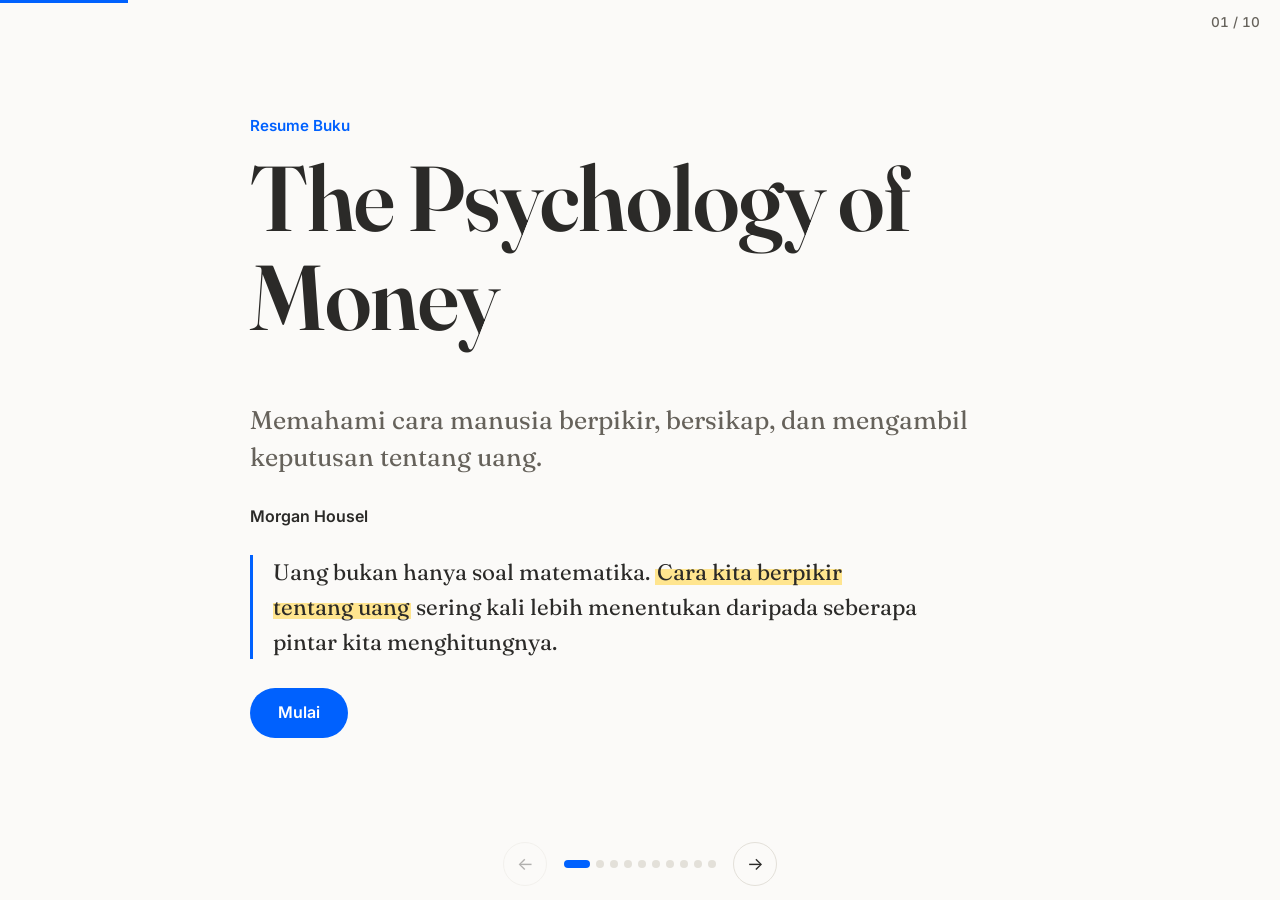
<file: slides/Psychology-Of-Money.html>
<!DOCTYPE html>
<html lang="id">
<head>
<meta charset="utf-8">
<meta name="viewport" content="width=device-width, initial-scale=1, viewport-fit=cover">
<title>The Psychology of Money</title>
<link rel="preconnect" href="https://fonts.googleapis.com">
<link rel="stylesheet" href="https://fonts.googleapis.com/css2?family=Fraunces:opsz,wght@9..144,500;9..144,600&family=Inter:wght@400;500;600&display=swap">
<style>
:root{--bg:#FBFAF8;--ink:#2B2A28;--mute:#66625b;--blue:#0061FE;--on:#fff;--hl:#FFE58F;--line:#E3E0D9;--serif:'Fraunces',Georgia,'Times New Roman',serif;--sans:'Inter',system-ui,-apple-system,'Segoe UI',Roboto,sans-serif;box-sizing:border-box;padding-top:env(safe-area-inset-top,0px);padding-bottom:env(safe-area-inset-bottom,0px);color-scheme:light}
@media (prefers-color-scheme:dark){:root:not([data-theme="light"]){--bg:#1B1A18;--ink:#F1EEE8;--mute:#A9A49B;--blue:#6EA3FF;--on:#0B1220;--hl:rgba(255,229,143,.34);--line:#3A3731;color-scheme:dark}}
:root[data-theme="dark"]{--bg:#1B1A18;--ink:#F1EEE8;--mute:#A9A49B;--blue:#6EA3FF;--on:#0B1220;--hl:rgba(255,229,143,.34);--line:#3A3731;color-scheme:dark}
html{height:100%;scroll-padding-top:env(safe-area-inset-top,0px)}
*{box-sizing:border-box}
body{margin:0;height:100%;overflow:hidden;background:var(--bg);color:var(--ink);font:400 16px/1.6 var(--sans)}
button{font:inherit;color:inherit;cursor:pointer}
:focus-visible{outline:3px solid var(--blue);outline-offset:2px;border-radius:6px}
.deck{position:relative;height:100%}
.bar{position:fixed;top:0;left:0;height:3px;width:0;background:var(--blue);transition:width .4s ease;z-index:10}
.ctr{position:absolute;top:14px;right:20px;z-index:6;font:500 .85rem var(--sans);color:var(--mute);font-variant-numeric:tabular-nums}
.slide{position:absolute;inset:0;overflow-y:auto;opacity:0;visibility:hidden;transition:opacity .5s ease,visibility 0s .5s;padding:64px 24px 120px}
.slide.on{opacity:1;visibility:visible;transition:opacity .5s ease}
.in{max-width:780px;margin:0 auto;min-height:100%;display:flex;flex-direction:column;justify-content:center}
.kick{margin:0 0 .6em;color:var(--blue);font-weight:600;font-size:.95rem}
h1,h2{font-family:var(--serif);font-weight:600;line-height:1.08;letter-spacing:-.015em;margin:0 0 .6em}
h2{font-size:clamp(30px,6vw,56px)}
.cover h1{font-size:clamp(42px,10.5vw,92px)}
.sub{font-family:var(--serif);font-size:clamp(1.2rem,2.6vw,1.6rem);line-height:1.45;color:var(--mute);margin:0 0 1.1em;max-width:30em}
.au{margin:0 0 1.6em;font-weight:600}
.ln{font-size:clamp(1.1rem,2.2vw,1.35rem);line-height:1.6;margin:0 0 .75em;max-width:34em}
.stack{list-style:none;margin:.4em 0 1em;padding:0;max-width:34em}
.stack li{font-family:var(--serif);font-size:clamp(1.15rem,2.4vw,1.45rem);line-height:1.4;padding:14px 0;border-top:1px solid var(--line)}
.stack li:last-child{border-bottom:1px solid var(--line)}
.stack.big li{font-size:clamp(1.3rem,3vw,1.8rem);padding:18px 0}
.flow{display:flex;flex-wrap:wrap;align-items:center;gap:8px 14px;margin:.4em 0 1.1em;font-family:var(--serif);font-size:clamp(1.15rem,2.6vw,1.6rem);line-height:1.3}
.flow i{font-style:normal;color:var(--blue);font-family:var(--sans);margin-right:10px}
.em{font-family:var(--serif);font-weight:500;font-size:clamp(1.5rem,3.6vw,2.3rem);line-height:1.3;margin:.7em 0 0;max-width:24em}
.eq{margin:1.2em 0 0;color:var(--mute);font-style:italic;max-width:30em}
.qt{margin:0;padding-left:20px;border-left:3px solid var(--blue);font-family:var(--serif);font-size:clamp(1.1rem,2.3vw,1.4rem);line-height:1.55;max-width:30em}
.sig{font-family:var(--serif);font-style:italic;font-size:1.3rem;margin:1.6em 0 .2em}
.disc{margin:2.2em 0 0;color:var(--mute);font-size:.8rem;max-width:40em}
mark{color:inherit;padding:0 .08em;background:linear-gradient(var(--hl),var(--hl)) 0 90%/0% 58% no-repeat}
.slide.on mark{animation:sw .9s .8s ease forwards}
@keyframes sw{to{background-size:100% 58%}}
.rv{opacity:0}
.slide.on .rv{animation:up .7s cubic-bezier(.2,.7,.2,1) both;animation-delay:calc(var(--i,0)*110ms + 120ms)}
@keyframes up{from{opacity:0;transform:translateY(16px)}to{opacity:1;transform:none}}
.btn{margin-top:1.8em;align-self:flex-start;background:var(--blue);color:var(--on);border:0;border-radius:999px;padding:12px 28px;font-weight:600;transition:transform .2s,box-shadow .2s}
.btn:hover{transform:translateY(-2px);box-shadow:0 6px 16px rgba(0,97,254,.3)}
.nav{position:absolute;left:0;right:0;bottom:0;z-index:6;display:flex;justify-content:center;align-items:center;gap:14px;padding:26px 16px 14px;background:linear-gradient(transparent,var(--bg) 55%)}
.nb{width:44px;height:44px;border-radius:50%;border:1px solid var(--line);background:var(--bg);transition:transform .2s;font-size:1.1rem}
.nb:hover:not(:disabled){transform:scale(1.08)}
.nb:disabled{opacity:.35;cursor:default}
.dots{display:flex;align-items:center}
.dot{border:0;background:none;padding:10px 3px;line-height:0}
.dot span{display:block;width:8px;height:8px;border-radius:99px;background:var(--line);transition:width .3s,background .3s}
.dot[aria-current=true] span{width:26px;background:var(--blue)}
@media (min-width:900px){.slide{padding:72px 48px 120px}}
@media (prefers-reduced-motion:reduce){*{animation:none!important;transition:none!important}.rv{opacity:1!important;transform:none!important}mark{background-size:100% 58%!important}}
</style>
</head>
<body>
<div class="bar" id="bar" role="presentation"></div>
<main class="deck" id="deck" aria-label="Presentasi The Psychology of Money"></main>
<script>
const S=[
{k:"Resume Buku",t:"The Psychology of Money",s:"Memahami cara manusia berpikir, bersikap, dan mengambil keputusan tentang uang.",au:"Morgan Housel",q:"Uang bukan hanya soal matematika. [[Cara kita berpikir tentang uang]] sering kali lebih menentukan daripada seberapa pintar kita menghitungnya.",cover:1},
{k:"Pembuka",t:"Kenapa Buku Ini Penting?",s:"Kita semua belajar tentang uang dari [[pengalaman yang berbeda]].",l:["Ada yang tumbuh dalam kondisi sulit.","Ada yang pernah kehilangan banyak uang.","Ada yang terbiasa hidup hemat.","Ada juga yang menganggap uang sebagai simbol keberhasilan.","Karena itu, keputusan finansial seseorang [[tidak selalu rasional]]."],e:"Mengelola uang adalah tentang [[perilaku, kebiasaan, emosi, dan cara berpikir]]."},
{k:"Mindset Finansial",t:"Disiplin > Sekadar Pintar",l:["Menjadi pintar secara finansial tidak otomatis membuat seseorang kaya.","Yang lebih penting adalah kemampuan untuk:"],st:["Mengendalikan keinginan","Menunda kesenangan","Konsisten menabung","Menghindari keputusan impulsif","Bertahan dalam jangka panjang"],e:"Kekayaan dibangun bukan hanya dari keputusan besar, tetapi dari [[kebiasaan kecil yang dilakukan berulang kali]]."},
{k:"Keberuntungan dan Risiko",t:"Tidak Semua Hasil Bisa Dijelaskan oleh Keahlian",l:["Dalam dunia finansial, hasil yang baik tidak selalu berarti keputusan kita sempurna.","Begitu juga sebaliknya.","Keberuntungan dan risiko selalu memiliki peran.","Karena itu, jangan hanya melihat [[hasil akhir]]. Lihat juga [[proses dan kualitas keputusan]] yang dibuat."],e:"Belajar dari hasil, tetapi tetap [[rendah hati]] terhadap faktor yang berada di luar kendali kita."},
{k:"Stop FOMO",t:"Jangan Mengukur Kekayaan dari Kehidupan Orang Lain",l:["Media sosial membuat kita melihat mobil, rumah, liburan, dan gaya hidup orang lain setiap hari.","Masalahnya? Kita hanya melihat [[apa yang mereka tampilkan]], bukan apa yang mereka korbankan untuk mendapatkannya.","Mengejar standar hidup orang lain bisa membuat kita:"],fl:["lebih banyak belanja","lebih banyak tekanan","[[lebih sedikit kebebasan]]"],e:"Kekayaan sejati sering kali adalah sesuatu yang [[tidak terlihat]]."},
{k:"Power of Starting Small",t:"Waktu Adalah Aset yang Sangat Berharga",l:["Tidak perlu menunggu punya uang banyak untuk mulai membangun kebiasaan finansial.","Mulai dari yang kecil:"],fl:["Rp10.000","Rp50.000","Rp100.000","[[konsisten]]"],af:["Yang terpenting bukan seberapa besar langkah pertama."],e:"Yang penting adalah [[mulai]] dan memberi [[waktu]] kesempatan untuk bekerja.",z:"Konsistensi + waktu + pertumbuhan = fondasi kekayaan jangka panjang."},
{k:"Financial Freedom",t:"Uang Membeli Sesuatu yang Lebih Berharga: Kebebasan",l:["Tujuan finansial bukan sekadar memiliki lebih banyak uang.","Salah satu manfaat terbesar dari kondisi finansial yang sehat adalah [[memiliki kendali atas waktu]]."],st:["Bisa berkata tidak pada pekerjaan yang tidak sesuai.","Bisa mengambil keputusan tanpa selalu tertekan oleh kebutuhan uang.","Bisa memilih bagaimana menggunakan waktu yang kita miliki."],e:"Kekayaan adalah kemampuan untuk memiliki [[lebih banyak pilihan]]."},
{k:"Makna Kekayaan yang Sebenarnya",t:"Kaya ≠ Terlihat Kaya",l:["Barang mewah bisa terlihat.","Liburan bisa terlihat.","Rumah dan mobil bisa terlihat.","Tetapi [[uang yang tidak dibelanjakan tidak terlihat]].","Justru uang yang disimpan dan diinvestasikan dapat menjadi fondasi keamanan dan kebebasan di masa depan."],e:"Wealth is [[what you don't see]]."},
{k:"Pelajaran Utama",t:"5 Pelajaran Utama",st:["Kelola [[perilaku]], bukan hanya angka.","Hormati peran [[keberuntungan dan risiko]].","Jangan jadikan hidup orang lain sebagai standar hidupmu.","[[Mulai kecil]] dan manfaatkan waktu.","Gunakan uang untuk membeli [[kebebasan]], bukan sekadar status."],big:1},
{k:"Penutup",t:"Uang Adalah Permainan Jangka Panjang",l:["Kamu tidak harus menjadi orang paling pintar.","Kamu hanya perlu membangun [[kebiasaan yang bisa kamu pertahankan]] dalam jangka panjang."],st:["Berpikir jangka panjang.","Hindari keputusan impulsif.","Mulai dari kecil.","Dan biarkan [[waktu bekerja untukmu]]."],big:1,sg:"The Psychology of Money",sg2:"Mengubah cara kita memahami uang, kekayaan, dan kehidupan.",last:1}
];
const D="Ringkasan ini bersifat edukatif, bukan saran investasi, dan tidak menggantikan nasihat profesional. Semua hak atas buku ada pada Morgan Housel dan penerbitnya. Halaman ini adalah ringkasan independen dengan kata-kata sendiri.";
const hl=s=>s.replace(/\[\[(.+?)\]\]/g,"<mark>$1</mark>");
const pad=n=>String(n).padStart(2,"0"),N=S.length;
const deck=document.getElementById("deck");
let h='<div class="ctr" id="ct" aria-live="polite"></div>';
S.forEach((s,n)=>{
 let c=0;const a=()=>`style="--i:${c++}"`;
 let b=`<section class="slide${s.cover?" cover":""}" aria-label="Slide ${n+1} dari ${N}"><div class="in"><p class="kick rv" ${a()}>${s.k}</p>`;
 b+=n?`<h2 class="rv" ${a()}>${s.t}</h2>`:`<h1 class="rv" ${a()}>${s.t}</h1>`;
 if(s.s)b+=`<p class="sub rv" ${a()}>${hl(s.s)}</p>`;
 if(s.au)b+=`<p class="au rv" ${a()}>${s.au}</p>`;
 if(s.q)b+=`<blockquote class="qt rv" ${a()}>${hl(s.q)}</blockquote>`;
 (s.l||[]).forEach(x=>b+=`<p class="ln rv" ${a()}>${hl(x)}</p>`);
 if(s.st)b+=`<ul class="stack${s.big?" big":""}">${s.st.map(x=>`<li class="rv" ${a()}>${hl(x)}</li>`).join("")}</ul>`;
 if(s.fl)b+=`<div class="flow">${s.fl.map((x,j)=>`<span class="rv" ${a()}>${j?'<i aria-hidden="true">→</i>':""}${hl(x)}</span>`).join("")}</div>`;
 (s.af||[]).forEach(x=>b+=`<p class="ln rv" ${a()}>${hl(x)}</p>`);
 if(s.e)b+=`<p class="em rv" ${a()}>${hl(s.e)}</p>`;
 if(s.z)b+=`<p class="eq rv" ${a()}>${s.z}</p>`;
 if(s.sg)b+=`<p class="sig rv" ${a()}>${s.sg}</p><p class="ln rv" ${a()}><strong>${s.sg2}</strong></p>`;
 if(s.cover)b+=`<button class="btn rv" ${a()} data-go="2" aria-label="Mulai membaca, ke slide 2">Mulai</button>`;
 if(s.last)b+=`<button class="btn rv" ${a()} data-go="1">Ulangi dari awal</button><p class="disc rv" ${a()}>${D}</p>`;
 h+=b+"</div></section>";
});
h+=`<nav class="nav" aria-label="Navigasi slide"><button class="nb" id="pv" aria-label="Slide sebelumnya">←</button><div class="dots">${S.map((_,n)=>`<button class="dot" data-go="${n+1}" aria-label="Ke slide ${n+1}"><span></span></button>`).join("")}</div><button class="nb" id="nx" aria-label="Slide berikutnya">→</button></nav>`;
deck.innerHTML=h;
const sl=[...deck.querySelectorAll(".slide")],dots=[...deck.querySelectorAll(".dot")],ct=document.getElementById("ct"),bar=document.getElementById("bar"),pv=document.getElementById("pv"),nx=document.getElementById("nx");
let cur=-1;
function go(n,sync=true){
 n=Math.max(1,Math.min(N,n|0||1));if(n-1===cur)return;cur=n-1;
 sl.forEach((s,i)=>{s.classList.toggle("on",i===cur);s.inert=i!==cur;s.setAttribute("aria-hidden",i!==cur)});
 sl[cur].scrollTop=0;
 dots.forEach((d,i)=>d.setAttribute("aria-current",i===cur));
 ct.textContent=pad(n)+" / "+pad(N);
 bar.style.width=(n/N*100)+"%";
 pv.disabled=n===1;nx.disabled=n===N;
 if(sync){try{history.replaceState(null,"","#"+n)}catch(e){}}
}
const hash=()=>parseInt((location.hash||"").slice(1),10)||1;
go(hash(),false);
addEventListener("hashchange",()=>go(hash(),false));
document.body.addEventListener("click",e=>{const b=e.target.closest("[data-go]");if(b)go(+b.dataset.go)});
pv.onclick=()=>go(cur);nx.onclick=()=>go(cur+2);
addEventListener("keydown",e=>{
 const k=e.key;
 if(k==="ArrowRight"||k==="PageDown"){e.preventDefault();go(cur+2)}
 else if(k==="ArrowLeft"||k==="PageUp"){e.preventDefault();go(cur)}
 else if(k==="Home"){e.preventDefault();go(1)}
 else if(k==="End"){e.preventDefault();go(N)}
});
let sx=0,sy=0;
addEventListener("touchstart",e=>{sx=e.touches[0].clientX;sy=e.touches[0].clientY},{passive:true});
addEventListener("touchend",e=>{const dx=e.changedTouches[0].clientX-sx,dy=e.changedTouches[0].clientY-sy;if(Math.abs(dx)>50&&Math.abs(dx)>Math.abs(dy)*1.5)go(dx<0?cur+2:cur)},{passive:true});
</script>
</body>
</html>
</file>
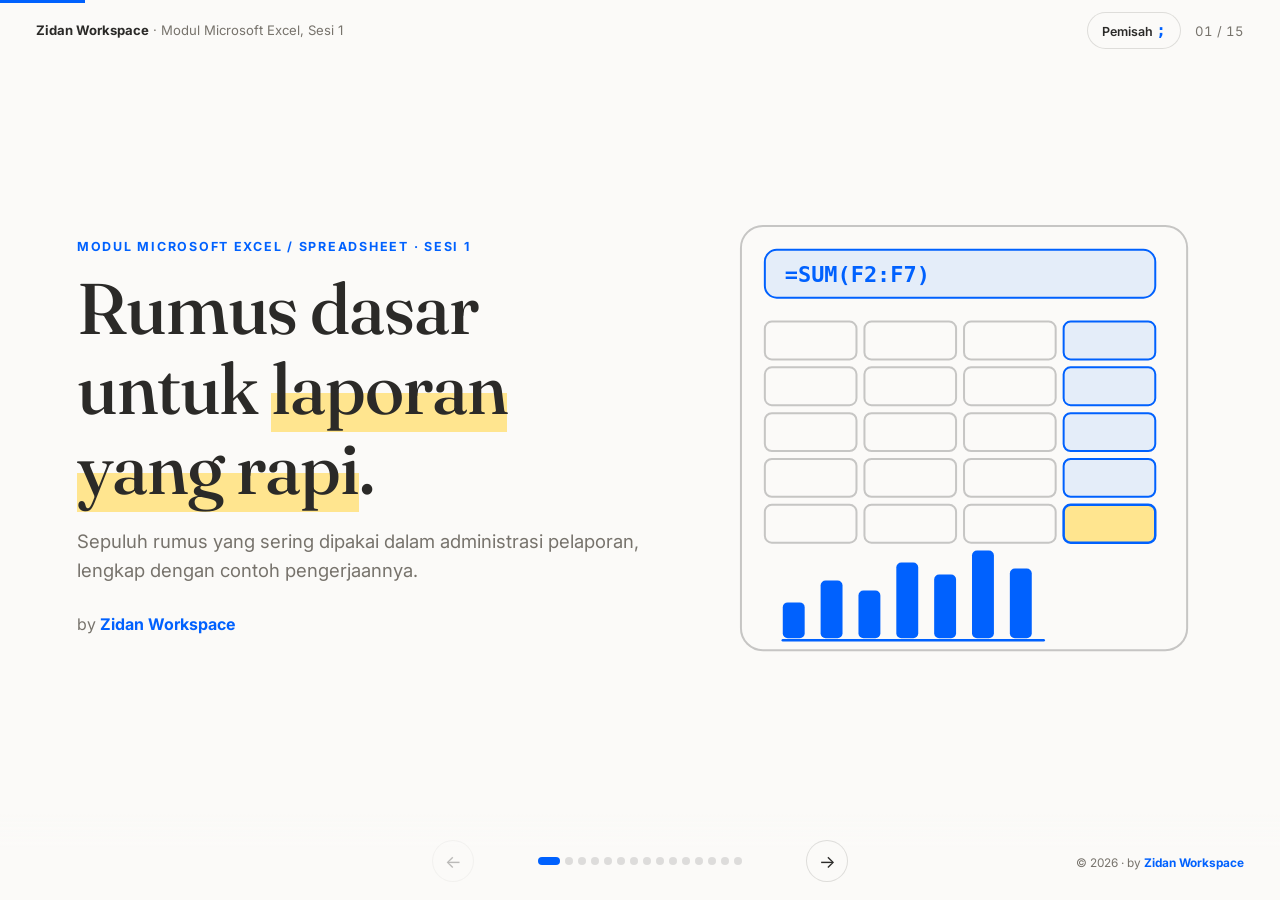
<file: slides/modul-excel/modul-one.html>
<!doctype html>
<html lang="id">
  <head>
    <meta charset="utf-8" />
    <meta name="viewport" content="width=device-width,initial-scale=1,viewport-fit=cover" />
    <title>Modul Microsoft Excel Sesi 1: Rumus Dasar · Zidan Workspace</title>
    <link rel="preconnect" href="https://fonts.googleapis.com" />
    <link rel="preconnect" href="https://fonts.gstatic.com" crossorigin />
    <link
      href="https://fonts.googleapis.com/css2?family=Fraunces:opsz,wght@9..144,500&family=Inter:wght@400;600;700&display=swap"
      rel="stylesheet"
    />
    <style>
      :root {
        --bg: #fbfaf8;
        --ink: #2b2a28;
        --muted: #77736c;
        --accent: #0061fe;
        --soft: rgba(0, 97, 254, 0.09);
        --hl: #ffe58f;
        --line: rgba(43, 42, 40, 0.14);
        --card: rgba(43, 42, 40, 0.045);
        --serif: "Fraunces", "Lora", Georgia, serif;
        --sans: "Inter", "DM Sans", system-ui, sans-serif;
        --mono: ui-monospace, "SFMono-Regular", Consolas, Menlo, monospace;
      }
      @media (prefers-color-scheme: dark) {
        :root {
          --bg: #1b1a18;
          --ink: #f3f1ec;
          --muted: #a39f97;
          --accent: #5c9dff;
          --soft: rgba(92, 157, 255, 0.16);
          --hl: rgba(255, 229, 143, 0.3);
          --line: rgba(243, 241, 236, 0.16);
          --card: rgba(243, 241, 236, 0.06);
        }
      }
      * {
        box-sizing: border-box;
        margin: 0;
        padding: 0;
      }
      html,
      body {
        height: 100%;
        background: var(--bg);
        color: var(--ink);
        font-family: var(--sans);
        overflow: hidden;
      }
      .deck {
        position: fixed;
        inset: 0;
      }
      .slide {
        position: absolute;
        inset: 0;
        display: flex;
        overflow-y: auto;
        overflow-x: hidden;
        padding: clamp(68px, 10vh, 100px) clamp(24px, 6vw, 100px) clamp(92px, 13vh, 120px);
        opacity: 0;
        visibility: hidden;
        transition:
          opacity 0.6s ease,
          visibility 0s linear 0.6s;
      }
      .slide.active {
        opacity: 1;
        visibility: visible;
        transition:
          opacity 0.6s ease,
          visibility 0s;
      }
      .content {
        margin: auto;
        width: 100%;
        max-width: 1160px;
        min-width: 0;
      }
      .content > *,
      .txt > * {
        opacity: 0;
        transform: translateY(14px);
        transition:
          opacity 0.8s ease,
          transform 0.8s ease;
      }
      .content.split > *,
      .content.fx > * {
        opacity: 1;
        transform: none;
      }
      .slide.active .content > *,
      .slide.active .txt > * {
        opacity: 1;
        transform: none;
      }
      .slide.active .content > :nth-child(2),
      .slide.active .txt > :nth-child(2) {
        transition-delay: 0.15s;
      }
      .slide.active .content > :nth-child(3),
      .slide.active .txt > :nth-child(3) {
        transition-delay: 0.3s;
      }
      .slide.active .content > :nth-child(4),
      .slide.active .txt > :nth-child(4) {
        transition-delay: 0.45s;
      }
      .slide.active .content > :nth-child(5),
      .slide.active .txt > :nth-child(5) {
        transition-delay: 0.6s;
      }
      .slide.active .content > :nth-child(6),
      .slide.active .txt > :nth-child(6) {
        transition-delay: 0.75s;
      }
      .slide.active .content.fx > *,
      .slide.active .content.split > * {
        transition-delay: 0s;
      }
      .notes {
        display: none;
      }
      h1,
      h2 {
        font-family: var(--serif);
        font-weight: 500;
        letter-spacing: -0.015em;
        line-height: 1.12;
        text-wrap: balance;
      }
      h1 {
        font-size: clamp(2.4rem, 5.6vw, 4.6rem);
      }
      h2 {
        font-size: clamp(1.8rem, 3.5vw, 3rem);
      }
      mark {
        background: linear-gradient(transparent 56%, var(--hl) 56%);
        color: inherit;
      }
      .kicker {
        color: var(--accent);
        font-size: 0.78rem;
        font-weight: 700;
        letter-spacing: 0.14em;
        text-transform: uppercase;
        margin-bottom: 14px;
      }
      .kicker.pill {
        display: table;
        background: var(--hl);
        color: var(--ink);
        padding: 7px 14px;
        border-radius: 99px;
      }
      .lead {
        color: var(--muted);
        font-size: clamp(1rem, 1.45vw, 1.2rem);
        line-height: 1.6;
        margin-top: 18px;
        max-width: 62ch;
      }
      .lead b {
        color: var(--ink);
      }
      .tegas {
        font-family: var(--serif);
        font-size: clamp(1.15rem, 1.9vw, 1.55rem);
        line-height: 1.35;
        margin-top: clamp(14px, 2.6vh, 26px);
        padding-top: clamp(12px, 2vh, 20px);
        border-top: 1px solid var(--line);
      }
      .by {
        margin-top: 28px;
        color: var(--muted);
      }
      .by b {
        color: var(--accent);
      }
      code {
        font-family: var(--mono);
        font-size: 0.92em;
      }
      code.k {
        background: var(--soft);
        color: var(--accent);
        padding: 1px 9px;
        border-radius: 6px;
        font-weight: 700;
      }
      .center {
        text-align: center;
      }
      .center .lead {
        margin-inline: auto;
      }
      .center .by {
        margin-top: 18px;
      }
      .content.split {
        display: grid;
        grid-template-columns: 1.1fr 0.9fr;
        gap: clamp(24px, 5vw, 72px);
        align-items: center;
      }
      .illus > svg {
        width: 100%;
        height: auto;
        max-height: 60vh;
      }
      .content.fx {
        display: grid;
        grid-template-columns: minmax(0, 1.08fr) minmax(0, 0.92fr);
        gap: clamp(24px, 4.5vw, 64px);
        align-items: center;
      }
      .txt,
      .vis {
        min-width: 0;
      }
      .fbar {
        display: flex;
        align-items: center;
        gap: 12px;
        margin-top: clamp(16px, 3vh, 28px);
        background: var(--card);
        border: 1px solid var(--line);
        border-radius: 14px;
        padding: 10px 10px 10px 12px;
      }
      .fbar .cell {
        font: 700 0.82rem var(--mono);
        background: var(--accent);
        color: var(--bg);
        border-radius: 7px;
        padding: 5px 9px;
      }
      .fbar code {
        flex: 1;
        min-width: 0;
        font-size: clamp(0.88rem, 1.25vw, 1.12rem);
        font-weight: 600;
        overflow-wrap: anywhere;
        line-height: 1.5;
      }
      .slide.active .fbar code {
        animation: type 1.1s steps(30, end) 0.35s both;
      }
      @keyframes type {
        from {
          clip-path: inset(0 100% 0 0);
        }
        to {
          clip-path: inset(0 0 0 0);
        }
      }
      button {
        font-family: var(--sans);
        cursor: pointer;
        color: inherit;
      }
      .copy,
      .sep {
        border: 1px solid var(--line);
        background: var(--bg);
        border-radius: 99px;
        padding: 8px 14px;
        font-size: 0.78rem;
        font-weight: 600;
        white-space: nowrap;
      }
      .copy:hover,
      .sep:hover {
        border-color: var(--accent);
        color: var(--accent);
      }
      .pola {
        margin-top: 10px;
        font-size: 0.84rem;
        color: var(--muted);
        overflow-wrap: anywhere;
      }
      .pola code {
        color: var(--accent);
      }
      .sw {
        overflow-x: auto;
        border: 1px solid var(--line);
        border-radius: 14px;
      }
      .xs {
        width: 100%;
        border-collapse: collapse;
        font-size: clamp(0.76rem, 1.15vw, 0.95rem);
      }
      .xs th,
      .xs td {
        border: 1px solid var(--line);
        padding: clamp(5px, 1vh, 9px) clamp(6px, 0.8vw, 11px);
        text-align: left;
        white-space: nowrap;
      }
      .xs tr:first-child > * {
        border-top: 0;
      }
      .xs tr > :first-child {
        border-left: 0;
      }
      .xs tr > :last-child {
        border-right: 0;
      }
      .xs tbody tr:last-child > * {
        border-bottom: 0;
      }
      .xs th {
        background: var(--card);
        color: var(--muted);
        font-weight: 600;
        text-align: center;
        font-size: 0.9em;
      }
      .xs tbody th {
        width: 34px;
      }
      .xs .num {
        text-align: right;
        font-variant-numeric: tabular-nums;
      }
      .xs .hd,
      .xs .lb {
        font-weight: 700;
      }
      .xs .wrap {
        white-space: normal;
        text-align: left;
      }
      .xs td.r,
      .xs td.m,
      .xs td.res {
        transition:
          background-color 0.5s ease var(--d, 0s),
          box-shadow 0.5s ease var(--d, 0s);
      }
      .slide.active td.r {
        background: var(--soft);
      }
      .slide.active td.m {
        background: var(--hl);
      }
      .slide.active td.res {
        background: var(--hl);
        box-shadow: inset 0 0 0 2px var(--accent);
        transition-delay: 1.5s;
        animation: res 0.6s ease 1.5s both;
      }
      td.res {
        font-weight: 700;
      }
      @keyframes res {
        from {
          color: transparent;
        }
        to {
          color: var(--ink);
        }
      }
      .vis .sw + .cap + .sw {
        margin-top: 0;
      }
      .cap {
        font-size: 0.8rem;
        color: var(--muted);
        margin: 8px 2px 16px;
        line-height: 1.5;
      }
      .cap:last-child {
        margin-bottom: 0;
      }
      .duo {
        display: grid;
        grid-template-columns: minmax(0, 1.7fr) minmax(0, 1fr);
        gap: 24px;
        margin-top: clamp(16px, 3vh, 28px);
        align-items: start;
      }
      .act {
        display: flex;
        flex-wrap: wrap;
        align-items: center;
        gap: 16px;
        margin-top: clamp(14px, 2.6vh, 24px);
        color: var(--muted);
        font-size: 0.95rem;
      }
      .btn {
        background: var(--accent);
        color: var(--bg);
        border: 0;
        border-radius: 99px;
        padding: 13px 24px;
        font-weight: 700;
        font-size: 0.95rem;
      }
      .anat {
        display: grid;
        grid-template-columns: 0.7fr 1fr 1.5fr;
        gap: 16px;
        margin: clamp(24px, 5vh, 48px) auto 0;
        max-width: 900px;
      }
      .anat div {
        background: var(--card);
        border: 1px solid var(--line);
        border-radius: 18px;
        padding: clamp(18px, 3vh, 30px) 12px;
        display: flex;
        flex-direction: column;
        gap: 12px;
      }
      .anat b {
        font-family: var(--mono);
        font-size: clamp(1.8rem, 4vw, 3.2rem);
        color: var(--accent);
      }
      .anat span {
        color: var(--muted);
        font-size: 0.95rem;
      }
      .center .tegas {
        display: inline-block;
      }
      .tasks {
        margin-top: clamp(16px, 3vh, 28px);
      }
      .task {
        border-top: 1px solid var(--line);
        padding: clamp(12px, 2.2vh, 20px) 0;
      }
      .task p {
        font-family: var(--serif);
        font-size: clamp(1.25rem, 2.4vw, 1.9rem);
        line-height: 1.35;
      }
      .ans {
        display: flex;
        flex-wrap: wrap;
        gap: 8px 18px;
        align-items: center;
        max-height: 0;
        overflow: hidden;
        opacity: 0;
        transition:
          max-height 0.5s ease,
          opacity 0.5s ease,
          margin 0.5s;
      }
      .ans code {
        color: var(--accent);
        overflow-wrap: anywhere;
        min-width: 0;
      }
      .ans b {
        background: var(--hl);
        padding: 2px 10px;
        border-radius: 6px;
      }
      .tasks.show .ans {
        max-height: 140px;
        opacity: 1;
        margin-top: 10px;
      }
      .chips {
        display: flex;
        flex-wrap: wrap;
        justify-content: center;
        gap: 10px;
        margin: clamp(22px, 4vh, 38px) auto 0;
        max-width: 760px;
      }
      .chips span {
        font: 600 0.95rem var(--mono);
        color: var(--accent);
        background: var(--soft);
        border-radius: 99px;
        padding: 9px 18px;
        opacity: 0;
        transform: scale(0.8);
      }
      .slide.active .chips span {
        opacity: 1;
        transform: none;
        transition: 0.6s ease var(--d);
      }
      .pop {
        opacity: 0;
        transform: scale(0.82);
        transform-box: fill-box;
        transform-origin: center;
      }
      .slide.active .pop {
        opacity: 1;
        transform: none;
        transition:
          opacity 0.6s ease var(--d, 0s),
          transform 0.8s cubic-bezier(0.2, 0.9, 0.3, 1.25) var(--d, 0s);
      }
      .draw {
        stroke-dasharray: 100;
        stroke-dashoffset: 100;
      }
      .slide.active .draw {
        stroke-dashoffset: 0;
        transition: stroke-dashoffset 1.5s ease var(--d, 0.5s);
      }
      .shutter {
        transform-box: fill-box;
        transform: scaleY(0.05);
      }
      .slide.active .shutter {
        transform: scaleY(1);
        transition: transform 1.2s cubic-bezier(0.3, 0.7, 0.2, 1) var(--d, 0.6s);
      }
      @keyframes floaty {
        50% {
          transform: translateY(-8px);
        }
      }
      .slide.active .floaty {
        animation: floaty 4.2s ease-in-out infinite;
      }
      .s-ln {
        fill: none;
        stroke: var(--accent);
        stroke-width: 2.5;
        stroke-linecap: round;
      }
      .s-fl {
        fill: var(--soft);
        stroke: var(--accent);
        stroke-width: 2;
      }
      .s-cd {
        fill: var(--bg);
        stroke: var(--ink);
        stroke-opacity: 0.25;
        stroke-width: 2;
      }
      .s-ac {
        fill: var(--accent);
      }
      .s-hl {
        fill: var(--hl);
        stroke: var(--accent);
        stroke-width: 2.5;
      }
      .svt {
        font: 700 22px var(--mono);
        fill: var(--accent);
      }
      .brand {
        position: fixed;
        top: 22px;
        left: clamp(18px, 3vw, 36px);
        font-size: 0.82rem;
        color: var(--muted);
        z-index: 5;
      }
      .brand b {
        color: var(--ink);
      }
      .top {
        position: fixed;
        top: 12px;
        right: clamp(14px, 3vw, 36px);
        display: flex;
        gap: 14px;
        align-items: center;
        z-index: 5;
      }
      .count {
        font-size: 0.82rem;
        color: var(--muted);
        font-variant-numeric: tabular-nums;
      }
      .sep b {
        font-family: var(--mono);
        color: var(--accent);
        font-size: 1rem;
      }
      .prog {
        position: fixed;
        top: 0;
        left: 0;
        height: 3px;
        background: var(--accent);
        width: 0;
        transition: width 0.5s ease;
        z-index: 6;
      }
      .nav {
        position: fixed;
        left: 0;
        right: 0;
        bottom: 0;
        display: flex;
        justify-content: center;
        align-items: center;
        gap: 16px;
        padding: 26px 20px calc(18px + env(safe-area-inset-bottom));
        background: linear-gradient(to top, var(--bg) 62%, transparent);
        pointer-events: none;
        z-index: 5;
      }
      .nav > * {
        pointer-events: auto;
      }
      .nav > button {
        width: 42px;
        height: 42px;
        flex: none;
        border-radius: 50%;
        border: 1px solid var(--line);
        background: var(--bg);
        font-size: 1.1rem;
      }
      .nav > button:disabled {
        opacity: 0.3;
        cursor: default;
      }
      .dots {
        display: flex;
        gap: 5px;
        width: min(300px, 52vw);
        justify-content: center;
      }
      .dots button {
        flex: 1 1 0;
        max-width: 8px;
        height: 8px;
        border: 0;
        border-radius: 99px;
        background: var(--line);
        transition: 0.35s;
      }
      .dots button.on {
        flex-grow: 3;
        max-width: 22px;
        background: var(--accent);
      }
      .copyr {
        position: fixed;
        right: clamp(14px, 3vw, 36px);
        bottom: calc(30px + env(safe-area-inset-bottom));
        font-size: 0.74rem;
        color: var(--muted);
        z-index: 6;
      }
      .copyr a {
        color: inherit;
        text-decoration: none;
      }
      .copyr b {
        color: var(--accent);
      }
      .notes-panel {
        position: fixed;
        left: 50%;
        transform: translateX(-50%);
        bottom: 84px;
        width: min(640px, 92vw);
        max-height: 40vh;
        overflow: auto;
        background: var(--ink);
        color: var(--bg);
        padding: 18px 22px;
        border-radius: 14px;
        font-size: 0.92rem;
        line-height: 1.6;
        display: none;
        z-index: 9;
      }
      .show-notes .notes-panel {
        display: block;
      }
      @media (max-width: 960px) {
        .slide {
          padding-bottom: 128px;
        }
        .nav {
          padding-bottom: calc(38px + env(safe-area-inset-bottom));
        }
        .copyr {
          bottom: calc(10px + env(safe-area-inset-bottom));
        }
        .notes-panel {
          bottom: 110px;
        }
      }
      @media (max-width: 699px), (max-width: 860px) and (min-height: 521px) {
        .content.split,
        .content.fx,
        .duo {
          grid-template-columns: minmax(0, 1fr);
        }
        .content.split .illus {
          order: -1;
        }
        .illus > svg {
          max-height: 30vh;
        }
      }
      @media (max-width: 720px) {
        .brand {
          display: none;
        }
        .top {
          left: 14px;
          justify-content: space-between;
        }
        .anat {
          grid-template-columns: 1fr;
          gap: 10px;
        }
        .anat div {
          padding: 14px;
          gap: 6px;
        }
        .dots {
          gap: 3px;
        }
        .nav {
          gap: 10px;
        }
      }
      @media (max-width: 720px) {
        .xs {
          font-size: 0.72rem;
        }
        .xs th,
        .xs td {
          padding-inline: 5px;
        }
        .xs tbody th {
          width: 22px;
        }
        .duo .xs {
          font-size: 0.66rem;
        }
        .duo .xs th,
        .duo .xs td {
          padding-inline: 4px;
        }
      }
      @media (max-width: 380px) {
        h1 {
          font-size: 2.05rem;
        }
        h2 {
          font-size: 1.55rem;
        }
        .slide {
          padding-inline: 16px;
        }
        .xs {
          font-size: 0.7rem;
        }
        .fbar {
          flex-wrap: wrap;
        }
        .fbar code {
          flex-basis: 70%;
        }
      }
      @media (max-height: 820px) and (min-width: 861px) {
        .slide {
          padding-top: 56px;
          padding-bottom: 84px;
        }
        h1 {
          font-size: clamp(2.4rem, 8vh, 4rem);
        }
        h2 {
          font-size: clamp(1.7rem, 5vh, 2.5rem);
        }
        .lead {
          margin-top: 12px;
          font-size: 1rem;
          line-height: 1.5;
        }
        .xs {
          font-size: 0.82rem;
        }
        .xs th,
        .xs td {
          padding-block: 4px;
        }
        .tegas {
          font-size: 1.15rem;
        }
        .kicker {
          margin-bottom: 8px;
        }
        .cap {
          margin: 5px 2px 9px;
        }
        .vis .xs th,
        .vis .xs td {
          padding-block: 3px;
        }
      }
      @media (max-height: 520px) {
        .slide {
          padding-top: 54px;
          padding-bottom: 96px;
        }
        h1 {
          font-size: 2rem;
        }
        h2 {
          font-size: 1.5rem;
        }
        .illus > svg {
          max-height: 62vh;
        }
      }
      @media (max-height: 520px) and (min-width: 700px) {
        .slide {
          padding-bottom: 76px;
        }
        .nav {
          padding-bottom: 12px;
        }
        .copyr {
          bottom: 24px;
        }
      }
      @media (max-width: 720px) and (min-height: 521px) {
        .slide {
          padding-top: 62px;
        }
        h2 {
          font-size: 1.55rem;
        }
        .kicker {
          margin-bottom: 8px;
        }
        .fbar {
          margin-top: 12px;
          padding: 7px 8px;
        }
        .fbar code {
          font-size: 0.84rem;
        }
        .pola {
          margin-top: 6px;
          font-size: 0.76rem;
        }
        .lead {
          margin-top: 10px;
          font-size: 0.92rem;
          line-height: 1.48;
        }
        .tegas {
          font-size: 1.02rem;
          margin-top: 10px;
          padding-top: 9px;
        }
        .content.fx {
          gap: 14px;
        }
        .xs th,
        .xs td {
          padding-block: 4px;
        }
        .duo {
          gap: 10px;
          margin-top: 14px;
        }
        .cap {
          margin-bottom: 8px;
        }
        .act {
          margin-top: 10px;
          gap: 10px;
        }
      }
      @media (max-height: 520px) and (min-width: 700px) {
        .slide {
          padding: 46px 28px 66px;
        }
        h1 {
          font-size: 1.8rem;
        }
        h2 {
          font-size: 1.3rem;
        }
        .kicker {
          margin-bottom: 5px;
          font-size: 0.64rem;
        }
        .content.fx,
        .content.split {
          gap: 22px;
        }
        .fbar {
          margin-top: 8px;
          padding: 5px 7px;
        }
        .fbar code {
          font-size: 0.76rem;
        }
        .copy {
          padding: 5px 10px;
          font-size: 0.7rem;
        }
        .pola {
          margin-top: 4px;
          font-size: 0.66rem;
        }
        .lead {
          margin-top: 6px;
          font-size: 0.76rem;
          line-height: 1.4;
        }
        .tegas {
          font-size: 0.86rem;
          margin-top: 7px;
          padding-top: 6px;
        }
        .xs {
          font-size: 0.66rem;
        }
        .xs th,
        .xs td,
        .vis .xs th,
        .vis .xs td {
          padding: 1px 5px;
        }
        .cap,
        .vis .cap {
          font-size: 0.62rem;
          margin: 2px 2px 4px;
        }
        .duo {
          gap: 12px;
          margin-top: 8px;
        }
        .act {
          margin-top: 6px;
          font-size: 0.76rem;
        }
        .btn {
          padding: 7px 14px;
          font-size: 0.76rem;
        }
        .by {
          margin-top: 10px;
        }
        .anat {
          margin-top: 12px;
          gap: 10px;
        }
        .anat div {
          padding: 8px;
          gap: 4px;
        }
        .anat b {
          font-size: 1.5rem;
        }
        .anat span {
          font-size: 0.72rem;
        }
        .tasks {
          margin-top: 6px;
        }
        .task {
          padding: 5px 0;
        }
        .task p {
          font-size: 1rem;
        }
        .ans {
          font-size: 0.72rem;
        }
        .tasks.show .ans {
          margin-top: 3px;
        }
        .chips {
          margin-top: 12px;
          gap: 6px;
        }
        .chips span {
          font-size: 0.72rem;
          padding: 5px 11px;
        }
        .illus > svg {
          max-height: 56vh;
        }
      }
      @media (prefers-reduced-motion: reduce) {
        * {
          transition: none !important;
          animation: none !important;
        }
      }
    </style>
  </head>
  <body>
    <div class="prog"></div>
    <div class="brand"><b>Zidan Workspace</b> · Modul Microsoft Excel, Sesi 1</div>
    <div class="top">
      <button class="sep" type="button" title="Ganti pemisah rumus">Pemisah <b>;</b></button
      ><span class="count"></span>
    </div>
    <main class="deck">
      <section class="slide">
        <div class="content split">
          <div class="txt">
            <p class="kicker">Modul Microsoft Excel / Spreadsheet · Sesi 1</p>
            <h1>Rumus dasar untuk <mark>laporan yang rapi</mark>.</h1>
            <p class="lead">
              Sepuluh rumus yang sering dipakai dalam administrasi pelaporan, lengkap dengan contoh
              pengerjaannya.
            </p>
            <p class="by">by <b>Zidan Workspace</b></p>
          </div>
          <div class="illus floaty">
            <svg viewBox="0 0 480 450" role="img" aria-label="Ilustrasi lembar kerja">
              <rect class="s-cd" x="16" y="16" width="448" height="426" rx="22" />
              <rect class="s-fl" x="40" y="40" width="392" height="48" rx="12" />
              <text class="svt" x="60" y="72">=SUM(F2:F7)</text>
              <rect class="pop s-cd" style="--d: 0.3s" x="40" y="112" width="92" height="38" rx="7" />
              <rect class="pop s-cd" style="--d: 0.38s" x="140" y="112" width="92" height="38" rx="7" />
              <rect class="pop s-cd" style="--d: 0.46s" x="240" y="112" width="92" height="38" rx="7" />
              <rect class="pop s-fl" style="--d: 0.54s" x="340" y="112" width="92" height="38" rx="7" />
              <rect class="pop s-cd" style="--d: 0.38s" x="40" y="158" width="92" height="38" rx="7" />
              <rect class="pop s-cd" style="--d: 0.46s" x="140" y="158" width="92" height="38" rx="7" />
              <rect class="pop s-cd" style="--d: 0.54s" x="240" y="158" width="92" height="38" rx="7" />
              <rect class="pop s-fl" style="--d: 0.62s" x="340" y="158" width="92" height="38" rx="7" />
              <rect class="pop s-cd" style="--d: 0.46s" x="40" y="204" width="92" height="38" rx="7" />
              <rect class="pop s-cd" style="--d: 0.54s" x="140" y="204" width="92" height="38" rx="7" />
              <rect class="pop s-cd" style="--d: 0.62s" x="240" y="204" width="92" height="38" rx="7" />
              <rect class="pop s-fl" style="--d: 0.7s" x="340" y="204" width="92" height="38" rx="7" />
              <rect class="pop s-cd" style="--d: 0.54s" x="40" y="250" width="92" height="38" rx="7" />
              <rect class="pop s-cd" style="--d: 0.62s" x="140" y="250" width="92" height="38" rx="7" />
              <rect class="pop s-cd" style="--d: 0.7s" x="240" y="250" width="92" height="38" rx="7" />
              <rect class="pop s-fl" style="--d: 0.78s" x="340" y="250" width="92" height="38" rx="7" />
              <rect class="pop s-cd" style="--d: 0.62s" x="40" y="296" width="92" height="38" rx="7" />
              <rect class="pop s-cd" style="--d: 0.7s" x="140" y="296" width="92" height="38" rx="7" />
              <rect class="pop s-cd" style="--d: 0.78s" x="240" y="296" width="92" height="38" rx="7" />
              <rect class="pop s-hl" style="--d: 0.86s" x="340" y="296" width="92" height="38" rx="7" />
              <path class="draw s-ln" pathLength="100" style="--d: 1.4s" d="M58 432 H320" />
              <rect
                class="shutter s-ac"
                style="--d: 0.9s; transform-origin: bottom"
                x="58"
                y="394"
                width="22"
                height="36"
                rx="5"
              />
              <rect
                class="shutter s-ac"
                style="--d: 1.02s; transform-origin: bottom"
                x="96"
                y="372"
                width="22"
                height="58"
                rx="5"
              />
              <rect
                class="shutter s-ac"
                style="--d: 1.14s; transform-origin: bottom"
                x="134"
                y="382"
                width="22"
                height="48"
                rx="5"
              />
              <rect
                class="shutter s-ac"
                style="--d: 1.26s; transform-origin: bottom"
                x="172"
                y="354"
                width="22"
                height="76"
                rx="5"
              />
              <rect
                class="shutter s-ac"
                style="--d: 1.38s; transform-origin: bottom"
                x="210"
                y="366"
                width="22"
                height="64"
                rx="5"
              />
              <rect
                class="shutter s-ac"
                style="--d: 1.5s; transform-origin: bottom"
                x="248"
                y="342"
                width="22"
                height="88"
                rx="5"
              />
              <rect
                class="shutter s-ac"
                style="--d: 1.62s; transform-origin: bottom"
                x="286"
                y="360"
                width="22"
                height="70"
                rx="5"
              />
            </svg>
          </div>
        </div>
        <aside class="notes">
          Sapa peserta dan jelaskan bahwa sesi ini langsung praktik. Minta semua membuka Excel atau Google
          Sheets dengan lembar kosong.
        </aside>
      </section>
      <section class="slide">
        <div class="content center">
          <p class="kicker">Sebelum mulai</p>
          <h2>Setiap rumus selalu diawali tanda <mark>sama dengan</mark>.</h2>
          <div class="anat">
            <div><b>=</b><span>tanda mulai menghitung</span></div>
            <div><b>SUM</b><span>nama rumus</span></div>
            <div><b>(F2:F7)</b><span>sel yang dihitung, dari F2 sampai F7</span></div>
          </div>
          <p class="lead">
            Contoh di sini memakai pemisah <code class="k sp">;</code> (format Indonesia). Jika komputermu
            memakai <code class="k">,</code> tekan tombol <b>Pemisah</b> di kanan atas.
          </p>
          <p class="tegas">Kenali polanya, rumus apa pun jadi lebih mudah.</p>
        </div>
        <aside class="notes">
          Tunjukkan formula bar di Excel. Jebakan umum: lupa tanda sama dengan, atau pemisah argumen tidak
          sesuai pengaturan regional. Tanyakan pemisah yang muncul di komputer peserta.
        </aside>
      </section>
      <section class="slide">
        <div class="content">
          <p class="kicker">Data latihan · Pengeluaran ATK November 2026</p>
          <h2>Satu tabel untuk <mark>semua latihan</mark>.</h2>
          <div class="duo">
            <div>
              <div class="sw">
                <table class="xs">
                  <thead>
                    <tr>
                      <th></th>
                      <th>A</th>
                      <th>B</th>
                      <th>C</th>
                      <th>D</th>
                      <th>E</th>
                      <th>F</th>
                    </tr>
                  </thead>
                  <tbody>
                    <tr>
                      <th>1</th>
                      <td class="hd">Tanggal</td>
                      <td class="hd">Barang</td>
                      <td class="hd">Divisi</td>
                      <td class="hd">Qty</td>
                      <td class="hd">Harga</td>
                      <td class="hd">Total</td>
                    </tr>
                    <tr>
                      <th>2</th>
                      <td class="">02/11</td>
                      <td class="">Kertas A4</td>
                      <td class="">Keuangan</td>
                      <td class="num">10</td>
                      <td class="num">55.000</td>
                      <td class="num">550.000</td>
                    </tr>
                    <tr>
                      <th>3</th>
                      <td class="">04/11</td>
                      <td class="">Tinta Printer</td>
                      <td class="">Umum</td>
                      <td class="num">4</td>
                      <td class="num">90.000</td>
                      <td class="num">360.000</td>
                    </tr>
                    <tr>
                      <th>4</th>
                      <td class="">09/11</td>
                      <td class="">Map Arsip</td>
                      <td class="">HRD</td>
                      <td class="num">25</td>
                      <td class="num">4.000</td>
                      <td class="num">100.000</td>
                    </tr>
                    <tr>
                      <th>5</th>
                      <td class="">12/11</td>
                      <td class="">Kertas A4</td>
                      <td class="">HRD</td>
                      <td class="num">6</td>
                      <td class="num">55.000</td>
                      <td class="num">330.000</td>
                    </tr>
                    <tr>
                      <th>6</th>
                      <td class="">18/11</td>
                      <td class="">Pulpen</td>
                      <td class="">Keuangan</td>
                      <td class="num">5</td>
                      <td class="num">30.000</td>
                      <td class="num">150.000</td>
                    </tr>
                    <tr>
                      <th>7</th>
                      <td class="">23/11</td>
                      <td class="">Tinta Printer</td>
                      <td class="">Keuangan</td>
                      <td class="num">3</td>
                      <td class="num">90.000</td>
                      <td class="num">270.000</td>
                    </tr>
                  </tbody>
                </table>
              </div>
              <p class="cap">Kolom Total diisi dengan <code>=D2*E2</code>, lalu ditarik sampai baris 7.</p>
            </div>
            <div>
              <div class="sw">
                <table class="xs">
                  <thead>
                    <tr>
                      <th></th>
                      <th>I</th>
                      <th>J</th>
                      <th>K</th>
                    </tr>
                  </thead>
                  <tbody>
                    <tr>
                      <th>1</th>
                      <td class="hd">Barang</td>
                      <td class="hd">Satuan</td>
                      <td class="hd">Harga</td>
                    </tr>
                    <tr>
                      <th>2</th>
                      <td class="">Kertas A4</td>
                      <td class="">Rim</td>
                      <td class="num">55.000</td>
                    </tr>
                    <tr>
                      <th>3</th>
                      <td class="">Tinta Printer</td>
                      <td class="">Botol</td>
                      <td class="num">90.000</td>
                    </tr>
                    <tr>
                      <th>4</th>
                      <td class="">Map Arsip</td>
                      <td class="">Pcs</td>
                      <td class="num">4.000</td>
                    </tr>
                    <tr>
                      <th>5</th>
                      <td class="">Pulpen</td>
                      <td class="">Box</td>
                      <td class="num">30.000</td>
                    </tr>
                  </tbody>
                </table>
              </div>
              <p class="cap">Daftar harga barang, dipakai untuk pencarian.</p>
            </div>
          </div>
          <div class="act">
            <button class="btn" id="copyData" type="button">Salin data latihan</button
            ><span>Klik sel <b>A1</b>, lalu tempel (Ctrl + V).</span>
          </div>
          <textarea id="tsv" hidden>
Tanggal	Barang	Divisi	Qty	Harga	Total	Status		Barang	Satuan	Harga		Cari Barang	Harga
2026-11-02	Kertas A4	Keuangan	10	55000	=D2*E2			Kertas A4	Rim	55000		Tinta Printer	
2026-11-04	Tinta Printer	Umum	4	90000	=D3*E3			Tinta Printer	Botol	90000		Stapler	
2026-11-09	Map Arsip	HRD	25	4000	=D4*E4			Map Arsip	Pcs	4000			
2026-11-12	Kertas A4	HRD	6	55000	=D5*E5			Pulpen	Box	30000			
2026-11-18	Pulpen	Keuangan	5	30000	=D6*E6								
2026-11-23	Tinta Printer	Keuangan	3	90000	=D7*E7								
				Total									
				Rata-rata									
				Tertinggi									
				Terendah									
				Jumlah Transaksi									
				Transaksi Keuangan									
				Total Keuangan									
				Kalimat Laporan									</textarea
          >
        </div>
        <aside class="notes">
          Data ini contoh fiktif untuk latihan. Tombol salin juga menyiapkan label ringkasan di E8 sampai E15
          dan sel pencarian di M2 dan M3. Jika tombol tidak bekerja, minta peserta mengetik sesuai tabel.
        </aside>
      </section>
      <section class="slide">
        <div class="content fx">
          <div class="txt">
            <p class="kicker">SUM · Menjumlahkan</p>
            <h2>Total pengeluaran dalam <mark>satu rumus</mark>.</h2>
            <div class="fbar">
              <span class="cell">F8</span><code>=SUM(F2:F7)</code
              ><button class="copy" type="button">Salin</button>
            </div>
            <p class="pola">Pola <code>=SUM(rentang)</code></p>
            <p class="lead">
              Klik <b>F8</b>, ketik rumusnya, tekan Enter. Excel menghitung 550.000 + 360.000 + 100.000 +
              330.000 + 150.000 + 270.000 = <b>1.760.000</b>.
            </p>
            <p class="tegas">Angka berubah, total ikut berubah.</p>
          </div>
          <div class="vis">
            <div class="sw">
              <table class="xs">
                <thead>
                  <tr>
                    <th></th>
                    <th>B</th>
                    <th>E</th>
                    <th>F</th>
                  </tr>
                </thead>
                <tbody>
                  <tr>
                    <th>2</th>
                    <td class="">Kertas A4</td>
                    <td class="num">55.000</td>
                    <td class="num r" style="--d: 0.7s">550.000</td>
                  </tr>
                  <tr>
                    <th>3</th>
                    <td class="">Tinta Printer</td>
                    <td class="num">90.000</td>
                    <td class="num r" style="--d: 0.79s">360.000</td>
                  </tr>
                  <tr>
                    <th>4</th>
                    <td class="">Map Arsip</td>
                    <td class="num">4.000</td>
                    <td class="num r" style="--d: 0.88s">100.000</td>
                  </tr>
                  <tr>
                    <th>5</th>
                    <td class="">Kertas A4</td>
                    <td class="num">55.000</td>
                    <td class="num r" style="--d: 0.97s">330.000</td>
                  </tr>
                  <tr>
                    <th>6</th>
                    <td class="">Pulpen</td>
                    <td class="num">30.000</td>
                    <td class="num r" style="--d: 1.06s">150.000</td>
                  </tr>
                  <tr>
                    <th>7</th>
                    <td class="">Tinta Printer</td>
                    <td class="num">90.000</td>
                    <td class="num r" style="--d: 1.15s">270.000</td>
                  </tr>
                  <tr>
                    <th>8</th>
                    <td class=""></td>
                    <td class="lb">Total</td>
                    <td class="num res">1.760.000</td>
                  </tr>
                </tbody>
              </table>
            </div>
          </div>
        </div>
        <aside class="notes">
          Ajak peserta mengubah satu Qty lalu melihat total berubah, kemudian kembalikan. Pintasan AutoSum di
          Windows: Alt dan tanda sama dengan.
        </aside>
      </section>
      <section class="slide">
        <div class="content fx">
          <div class="txt">
            <p class="kicker">AVERAGE · Rata-rata</p>
            <h2>Berapa <mark>rata-rata</mark> tiap transaksi?</h2>
            <div class="fbar">
              <span class="cell">F9</span><code>=AVERAGE(F2:F7)</code
              ><button class="copy" type="button">Salin</button>
            </div>
            <p class="pola">Pola <code>=AVERAGE(rentang)</code></p>
            <p class="lead">
              Total 1.760.000 dibagi 6 transaksi = <b>293.333</b> (desimal dibulatkan pada tampilan).
            </p>
            <p class="tegas">Rata-rata memberi gambaran pengeluaran yang wajar.</p>
          </div>
          <div class="vis">
            <div class="sw">
              <table class="xs">
                <thead>
                  <tr>
                    <th></th>
                    <th>B</th>
                    <th>E</th>
                    <th>F</th>
                  </tr>
                </thead>
                <tbody>
                  <tr>
                    <th>2</th>
                    <td class="">Kertas A4</td>
                    <td class="num">55.000</td>
                    <td class="num r" style="--d: 0.7s">550.000</td>
                  </tr>
                  <tr>
                    <th>3</th>
                    <td class="">Tinta Printer</td>
                    <td class="num">90.000</td>
                    <td class="num r" style="--d: 0.79s">360.000</td>
                  </tr>
                  <tr>
                    <th>4</th>
                    <td class="">Map Arsip</td>
                    <td class="num">4.000</td>
                    <td class="num r" style="--d: 0.88s">100.000</td>
                  </tr>
                  <tr>
                    <th>5</th>
                    <td class="">Kertas A4</td>
                    <td class="num">55.000</td>
                    <td class="num r" style="--d: 0.97s">330.000</td>
                  </tr>
                  <tr>
                    <th>6</th>
                    <td class="">Pulpen</td>
                    <td class="num">30.000</td>
                    <td class="num r" style="--d: 1.06s">150.000</td>
                  </tr>
                  <tr>
                    <th>7</th>
                    <td class="">Tinta Printer</td>
                    <td class="num">90.000</td>
                    <td class="num r" style="--d: 1.15s">270.000</td>
                  </tr>
                  <tr>
                    <th>9</th>
                    <td class=""></td>
                    <td class="lb">Rata-rata</td>
                    <td class="num res">293.333</td>
                  </tr>
                </tbody>
              </table>
            </div>
          </div>
        </div>
        <aside class="notes">
          Hasil asli 293.333,33. Sel kosong tidak ikut dihitung, tetapi angka nol ikut dihitung. Atur desimal
          lewat tombol Decrease Decimal.
        </aside>
      </section>
      <section class="slide">
        <div class="content fx">
          <div class="txt">
            <p class="kicker">MAX &amp; MIN · Nilai ekstrem</p>
            <h2>Temukan transaksi <mark>terbesar</mark> seketika.</h2>
            <div class="fbar">
              <span class="cell">F10</span><code>=MAX(F2:F7)</code
              ><button class="copy" type="button">Salin</button>
            </div>
            <p class="pola">Pola <code>=MAX(rentang)</code></p>
            <p class="lead">
              Dari enam nilai, yang tertinggi <b>550.000</b>. Di <b>F11</b> ketik
              <code>=MIN(F2:F7)</code> untuk yang terendah, hasilnya <b>100.000</b>.
            </p>
            <p class="tegas">MAX mencari puncak, MIN mencari dasar.</p>
          </div>
          <div class="vis">
            <div class="sw">
              <table class="xs">
                <thead>
                  <tr>
                    <th></th>
                    <th>B</th>
                    <th>E</th>
                    <th>F</th>
                  </tr>
                </thead>
                <tbody>
                  <tr>
                    <th>2</th>
                    <td class="">Kertas A4</td>
                    <td class="num">55.000</td>
                    <td class="num r m" style="--d: 0.7s">550.000</td>
                  </tr>
                  <tr>
                    <th>3</th>
                    <td class="">Tinta Printer</td>
                    <td class="num">90.000</td>
                    <td class="num r" style="--d: 0.79s">360.000</td>
                  </tr>
                  <tr>
                    <th>4</th>
                    <td class="">Map Arsip</td>
                    <td class="num">4.000</td>
                    <td class="num r" style="--d: 0.88s">100.000</td>
                  </tr>
                  <tr>
                    <th>5</th>
                    <td class="">Kertas A4</td>
                    <td class="num">55.000</td>
                    <td class="num r" style="--d: 0.97s">330.000</td>
                  </tr>
                  <tr>
                    <th>6</th>
                    <td class="">Pulpen</td>
                    <td class="num">30.000</td>
                    <td class="num r" style="--d: 1.06s">150.000</td>
                  </tr>
                  <tr>
                    <th>7</th>
                    <td class="">Tinta Printer</td>
                    <td class="num">90.000</td>
                    <td class="num r" style="--d: 1.15s">270.000</td>
                  </tr>
                  <tr>
                    <th>10</th>
                    <td class=""></td>
                    <td class="lb">Tertinggi</td>
                    <td class="num res">550.000</td>
                  </tr>
                  <tr>
                    <th>11</th>
                    <td class=""></td>
                    <td class="lb">Terendah</td>
                    <td class="num res">100.000</td>
                  </tr>
                </tbody>
              </table>
            </div>
          </div>
        </div>
        <aside class="notes">
          Berguna untuk menandai pengeluaran yang perlu dijelaskan di laporan. Tanyakan: barang apa yang
          nilainya paling besar?
        </aside>
      </section>
      <section class="slide">
        <div class="content fx">
          <div class="txt">
            <p class="kicker">COUNTA · Menghitung isian</p>
            <h2>Ada berapa <mark>transaksi</mark> yang tercatat?</h2>
            <div class="fbar">
              <span class="cell">F12</span><code>=COUNTA(B2:B7)</code
              ><button class="copy" type="button">Salin</button>
            </div>
            <p class="pola">Pola <code>=COUNTA(rentang)</code></p>
            <p class="lead">
              COUNTA menghitung sel yang <b>tidak kosong</b>. B2 sampai B7 terisi semua, hasilnya <b>6</b>.
            </p>
            <p class="tegas">Teks pakai COUNTA, khusus angka pakai COUNT.</p>
          </div>
          <div class="vis">
            <div class="sw">
              <table class="xs">
                <thead>
                  <tr>
                    <th></th>
                    <th>B</th>
                    <th>E</th>
                    <th>F</th>
                  </tr>
                </thead>
                <tbody>
                  <tr>
                    <th>2</th>
                    <td class="r" style="--d: 0.7s">Kertas A4</td>
                    <td class="num">55.000</td>
                    <td class="num">550.000</td>
                  </tr>
                  <tr>
                    <th>3</th>
                    <td class="r" style="--d: 0.79s">Tinta Printer</td>
                    <td class="num">90.000</td>
                    <td class="num">360.000</td>
                  </tr>
                  <tr>
                    <th>4</th>
                    <td class="r" style="--d: 0.88s">Map Arsip</td>
                    <td class="num">4.000</td>
                    <td class="num">100.000</td>
                  </tr>
                  <tr>
                    <th>5</th>
                    <td class="r" style="--d: 0.97s">Kertas A4</td>
                    <td class="num">55.000</td>
                    <td class="num">330.000</td>
                  </tr>
                  <tr>
                    <th>6</th>
                    <td class="r" style="--d: 1.06s">Pulpen</td>
                    <td class="num">30.000</td>
                    <td class="num">150.000</td>
                  </tr>
                  <tr>
                    <th>7</th>
                    <td class="r" style="--d: 1.15s">Tinta Printer</td>
                    <td class="num">90.000</td>
                    <td class="num">270.000</td>
                  </tr>
                  <tr>
                    <th>12</th>
                    <td class=""></td>
                    <td class="lb">Jumlah Transaksi</td>
                    <td class="num res">6</td>
                  </tr>
                </tbody>
              </table>
            </div>
          </div>
        </div>
        <aside class="notes">
          Coba =COUNT(B2:B7), hasilnya 0 karena isinya teks. Sel berisi spasi tetap dihitung oleh COUNTA.
        </aside>
      </section>
      <section class="slide">
        <div class="content fx">
          <div class="txt">
            <p class="kicker">COUNTIF · Menghitung bersyarat</p>
            <h2>Hitung hanya yang <mark>memenuhi syarat</mark>.</h2>
            <div class="fbar">
              <span class="cell">F13</span
              ><code>=COUNTIF(C2:C7<span class="sp">;</span><wbr />"Keuangan")</code
              ><button class="copy" type="button">Salin</button>
            </div>
            <p class="pola">
              Pola <code>=COUNTIF(rentang<span class="sp">;</span><wbr />kriteria)</code>
            </p>
            <p class="lead">Kata Keuangan muncul di baris 2, 6 dan 7, hasilnya <b>3</b> transaksi.</p>
            <p class="tegas">Kriteria berupa teks ditulis di antara tanda kutip.</p>
          </div>
          <div class="vis">
            <div class="sw">
              <table class="xs">
                <thead>
                  <tr>
                    <th></th>
                    <th>C</th>
                    <th>E</th>
                    <th>F</th>
                  </tr>
                </thead>
                <tbody>
                  <tr>
                    <th>2</th>
                    <td class="r m" style="--d: 0.7s">Keuangan</td>
                    <td class="num">55.000</td>
                    <td class="num">550.000</td>
                  </tr>
                  <tr>
                    <th>3</th>
                    <td class="r" style="--d: 0.79s">Umum</td>
                    <td class="num">90.000</td>
                    <td class="num">360.000</td>
                  </tr>
                  <tr>
                    <th>4</th>
                    <td class="r" style="--d: 0.88s">HRD</td>
                    <td class="num">4.000</td>
                    <td class="num">100.000</td>
                  </tr>
                  <tr>
                    <th>5</th>
                    <td class="r" style="--d: 0.97s">HRD</td>
                    <td class="num">55.000</td>
                    <td class="num">330.000</td>
                  </tr>
                  <tr>
                    <th>6</th>
                    <td class="r m" style="--d: 1.06s">Keuangan</td>
                    <td class="num">30.000</td>
                    <td class="num">150.000</td>
                  </tr>
                  <tr>
                    <th>7</th>
                    <td class="r m" style="--d: 1.15s">Keuangan</td>
                    <td class="num">90.000</td>
                    <td class="num">270.000</td>
                  </tr>
                  <tr>
                    <th>13</th>
                    <td class=""></td>
                    <td class="lb">Transaksi Keuangan</td>
                    <td class="num res">3</td>
                  </tr>
                </tbody>
              </table>
            </div>
          </div>
        </div>
        <aside class="notes">
          COUNTIF tidak membedakan huruf besar dan kecil. Salah ketik atau spasi berlebih membuat data tidak
          terhitung.
        </aside>
      </section>
      <section class="slide">
        <div class="content fx">
          <div class="txt">
            <p class="kicker">SUMIF · Menjumlah bersyarat</p>
            <h2>Total pengeluaran <mark>per divisi</mark>.</h2>
            <div class="fbar">
              <span class="cell">F14</span
              ><code
                >=SUMIF(C2:C7<span class="sp">;</span><wbr />"Keuangan"<span class="sp">;</span
                ><wbr />F2:F7)</code
              ><button class="copy" type="button">Salin</button>
            </div>
            <p class="pola">
              Pola
              <code
                >=SUMIF(rentang_kriteria<span class="sp">;</span><wbr />kriteria<span class="sp">;</span
                ><wbr />rentang_jumlah)</code
              >
            </p>
            <p class="lead">
              Cari Keuangan di kolom C, jumlahkan kolom F pada baris yang sama: 550.000 + 150.000 + 270.000 =
              <b>970.000</b>.
            </p>
            <p class="tegas">Rekap per divisi tanpa menyaring data satu per satu.</p>
          </div>
          <div class="vis">
            <div class="sw">
              <table class="xs">
                <thead>
                  <tr>
                    <th></th>
                    <th>C</th>
                    <th>E</th>
                    <th>F</th>
                  </tr>
                </thead>
                <tbody>
                  <tr>
                    <th>2</th>
                    <td class="r m" style="--d: 0.7s">Keuangan</td>
                    <td class="num">55.000</td>
                    <td class="num r m" style="--d: 0.79s">550.000</td>
                  </tr>
                  <tr>
                    <th>3</th>
                    <td class="r" style="--d: 0.88s">Umum</td>
                    <td class="num">90.000</td>
                    <td class="num">360.000</td>
                  </tr>
                  <tr>
                    <th>4</th>
                    <td class="r" style="--d: 0.97s">HRD</td>
                    <td class="num">4.000</td>
                    <td class="num">100.000</td>
                  </tr>
                  <tr>
                    <th>5</th>
                    <td class="r" style="--d: 1.06s">HRD</td>
                    <td class="num">55.000</td>
                    <td class="num">330.000</td>
                  </tr>
                  <tr>
                    <th>6</th>
                    <td class="r m" style="--d: 1.15s">Keuangan</td>
                    <td class="num">30.000</td>
                    <td class="num r m" style="--d: 1.24s">150.000</td>
                  </tr>
                  <tr>
                    <th>7</th>
                    <td class="r m" style="--d: 1.33s">Keuangan</td>
                    <td class="num">90.000</td>
                    <td class="num r m" style="--d: 1.42s">270.000</td>
                  </tr>
                  <tr>
                    <th>14</th>
                    <td class=""></td>
                    <td class="lb">Total Keuangan</td>
                    <td class="num res">970.000</td>
                  </tr>
                </tbody>
              </table>
            </div>
          </div>
        </div>
        <aside class="notes">
          Kedua rentang harus sama panjang. Untuk lebih dari satu syarat, kenalkan SUMIFS yang urutannya
          dimulai dari rentang jumlah.
        </aside>
      </section>
      <section class="slide">
        <div class="content fx">
          <div class="txt">
            <p class="kicker">IF · Keputusan otomatis</p>
            <h2>Biarkan rumus memberi <mark>status</mark>.</h2>
            <div class="fbar">
              <span class="cell">G2</span
              ><code
                >=IF(F2&gt;300000<span class="sp">;</span><wbr />"Cek Atasan"<span class="sp">;</span
                ><wbr />"Disetujui")</code
              ><button class="copy" type="button">Salin</button>
            </div>
            <p class="pola">
              Pola
              <code
                >=IF(syarat<span class="sp">;</span><wbr />jika_benar<span class="sp">;</span
                ><wbr />jika_salah)</code
              >
            </p>
            <p class="lead">
              F2 bernilai 550.000, lebih dari 300.000, hasilnya <b>Cek Atasan</b>. Tarik kotak kecil di sudut
              G2 sampai G7.
            </p>
            <p class="tegas">Satu aturan, berlaku sama untuk semua baris.</p>
          </div>
          <div class="vis">
            <div class="sw">
              <table class="xs">
                <thead>
                  <tr>
                    <th></th>
                    <th>B</th>
                    <th>F</th>
                    <th>G</th>
                  </tr>
                </thead>
                <tbody>
                  <tr>
                    <th>2</th>
                    <td class="">Kertas A4</td>
                    <td class="num">550.000</td>
                    <td class="res">Cek Atasan</td>
                  </tr>
                  <tr>
                    <th>3</th>
                    <td class="">Tinta Printer</td>
                    <td class="num">360.000</td>
                    <td class="r m" style="--d: 0.7s">Cek Atasan</td>
                  </tr>
                  <tr>
                    <th>4</th>
                    <td class="">Map Arsip</td>
                    <td class="num">100.000</td>
                    <td class="r" style="--d: 0.79s">Disetujui</td>
                  </tr>
                  <tr>
                    <th>5</th>
                    <td class="">Kertas A4</td>
                    <td class="num">330.000</td>
                    <td class="r m" style="--d: 0.88s">Cek Atasan</td>
                  </tr>
                  <tr>
                    <th>6</th>
                    <td class="">Pulpen</td>
                    <td class="num">150.000</td>
                    <td class="r" style="--d: 0.97s">Disetujui</td>
                  </tr>
                  <tr>
                    <th>7</th>
                    <td class="">Tinta Printer</td>
                    <td class="num">270.000</td>
                    <td class="r" style="--d: 1.06s">Disetujui</td>
                  </tr>
                </tbody>
              </table>
            </div>
          </div>
        </div>
        <aside class="notes">
          Batas 300.000 hanya aturan contoh. Nilai yang tepat 300.000 akan Disetujui karena syaratnya lebih
          besar dari, bukan lebih besar sama dengan.
        </aside>
      </section>
      <section class="slide">
        <div class="content fx">
          <div class="txt">
            <p class="kicker">VLOOKUP · Mencari data</p>
            <h2>Harga terisi <mark>otomatis</mark> dari daftar.</h2>
            <div class="fbar">
              <span class="cell">N2</span
              ><code
                >=VLOOKUP(M2<span class="sp">;</span><wbr />$I$2:$K$5<span class="sp">;</span><wbr />3<span
                  class="sp"
                  >;</span
                ><wbr />FALSE)</code
              ><button class="copy" type="button">Salin</button>
            </div>
            <p class="pola">
              Pola
              <code
                >=VLOOKUP(dicari<span class="sp">;</span><wbr />tabel<span class="sp">;</span
                ><wbr />nomor_kolom<span class="sp">;</span><wbr />FALSE)</code
              >
            </p>
            <p class="lead">
              Cari isi M2 di kolom I, ambil data <b>kolom ke-3</b> tabel, hasilnya <b>90.000</b>. FALSE
              berarti harus sama persis.
            </p>
            <p class="tegas">Tanda $ mengunci tabel agar tidak bergeser saat disalin.</p>
          </div>
          <div class="vis">
            <div class="sw">
              <table class="xs">
                <thead>
                  <tr>
                    <th></th>
                    <th>I</th>
                    <th>J</th>
                    <th>K</th>
                  </tr>
                </thead>
                <tbody>
                  <tr>
                    <th>1</th>
                    <td class="hd">Barang</td>
                    <td class="hd">Satuan</td>
                    <td class="hd">Harga</td>
                  </tr>
                  <tr>
                    <th>2</th>
                    <td class="r" style="--d: 0.7s">Kertas A4</td>
                    <td class="">Rim</td>
                    <td class="num">55.000</td>
                  </tr>
                  <tr>
                    <th>3</th>
                    <td class="r m" style="--d: 0.79s">Tinta Printer</td>
                    <td class="">Botol</td>
                    <td class="num r m" style="--d: 0.88s">90.000</td>
                  </tr>
                  <tr>
                    <th>4</th>
                    <td class="r" style="--d: 0.97s">Map Arsip</td>
                    <td class="">Pcs</td>
                    <td class="num">4.000</td>
                  </tr>
                  <tr>
                    <th>5</th>
                    <td class="r" style="--d: 1.06s">Pulpen</td>
                    <td class="">Box</td>
                    <td class="num">30.000</td>
                  </tr>
                </tbody>
              </table>
            </div>
            <p class="cap">Tabel acuan</p>
            <div class="sw">
              <table class="xs">
                <thead>
                  <tr>
                    <th></th>
                    <th>M</th>
                    <th>N</th>
                  </tr>
                </thead>
                <tbody>
                  <tr>
                    <th>1</th>
                    <td class="hd">Cari Barang</td>
                    <td class="hd">Harga</td>
                  </tr>
                  <tr>
                    <th>2</th>
                    <td class="">Tinta Printer</td>
                    <td class="num res">90.000</td>
                  </tr>
                </tbody>
              </table>
            </div>
            <p class="cap">Tempat pencarian</p>
          </div>
        </div>
        <aside class="notes">
          Nilai yang dicari harus berada di kolom paling kiri tabel. Tekan F4 untuk menambah tanda dolar. Di
          Microsoft 365 dan Excel 2021 ke atas ada alternatif XLOOKUP.
        </aside>
      </section>
      <section class="slide">
        <div class="content fx">
          <div class="txt">
            <p class="kicker">IFERROR · Merapikan error</p>
            <h2>Ganti #N/A dengan <mark>pesan yang jelas</mark>.</h2>
            <div class="fbar">
              <span class="cell">N3</span
              ><code
                >=IFERROR(VLOOKUP(M3<span class="sp">;</span><wbr />$I$2:$K$5<span class="sp">;</span
                ><wbr />3<span class="sp">;</span><wbr />FALSE)<span class="sp">;</span><wbr />"Belum
                terdaftar")</code
              ><button class="copy" type="button">Salin</button>
            </div>
            <p class="pola">
              Pola <code>=IFERROR(rumus<span class="sp">;</span><wbr />pengganti_jika_error)</code>
            </p>
            <p class="lead">
              Stapler tidak ada di daftar. Tanpa IFERROR muncul <b>#N/A</b>, dengan IFERROR tampil
              <b>Belum terdaftar</b>.
            </p>
            <p class="tegas">Laporan yang bersih lebih mudah dipercaya.</p>
          </div>
          <div class="vis">
            <div class="sw">
              <table class="xs">
                <thead>
                  <tr>
                    <th></th>
                    <th>I</th>
                    <th>J</th>
                    <th>K</th>
                  </tr>
                </thead>
                <tbody>
                  <tr>
                    <th>1</th>
                    <td class="hd">Barang</td>
                    <td class="hd">Satuan</td>
                    <td class="hd">Harga</td>
                  </tr>
                  <tr>
                    <th>2</th>
                    <td class="r" style="--d: 0.7s">Kertas A4</td>
                    <td class="">Rim</td>
                    <td class="num">55.000</td>
                  </tr>
                  <tr>
                    <th>3</th>
                    <td class="r" style="--d: 0.79s">Tinta Printer</td>
                    <td class="">Botol</td>
                    <td class="num">90.000</td>
                  </tr>
                  <tr>
                    <th>4</th>
                    <td class="r" style="--d: 0.88s">Map Arsip</td>
                    <td class="">Pcs</td>
                    <td class="num">4.000</td>
                  </tr>
                  <tr>
                    <th>5</th>
                    <td class="r" style="--d: 0.97s">Pulpen</td>
                    <td class="">Box</td>
                    <td class="num">30.000</td>
                  </tr>
                </tbody>
              </table>
            </div>
            <p class="cap">Tabel acuan</p>
            <div class="sw">
              <table class="xs">
                <thead>
                  <tr>
                    <th></th>
                    <th>M</th>
                    <th>N</th>
                  </tr>
                </thead>
                <tbody>
                  <tr>
                    <th>1</th>
                    <td class="hd">Cari Barang</td>
                    <td class="hd">Harga</td>
                  </tr>
                  <tr>
                    <th>2</th>
                    <td class="">Tinta Printer</td>
                    <td class="num">90.000</td>
                  </tr>
                  <tr>
                    <th>3</th>
                    <td class="">Stapler</td>
                    <td class="res">Belum terdaftar</td>
                  </tr>
                </tbody>
              </table>
            </div>
            <p class="cap">Tempat pencarian</p>
          </div>
        </div>
        <aside class="notes">
          Peringatkan bahwa IFERROR menutupi semua jenis error, termasuk salah tulis rujukan. Pastikan rumus
          dalamnya benar dulu, baru dibungkus.
        </aside>
      </section>
      <section class="slide">
        <div class="content fx">
          <div class="txt">
            <p class="kicker">TEXT · Format angka dalam kalimat</p>
            <h2>Angka menyatu rapi dalam <mark>kalimat laporan</mark>.</h2>
            <div class="fbar">
              <span class="cell">F15</span
              ><code
                >="Total November: Rp "&amp;TEXT(F8<span class="sp">;</span><wbr />"<span class="fm"
                  >#.##0</span
                >")</code
              ><button class="copy" type="button">Salin</button>
            </div>
            <p class="pola">
              Pola <code>=TEXT(nilai<span class="sp">;</span><wbr />format)</code>
            </p>
            <p class="lead">
              TEXT mengubah 1760000 menjadi <b class="th">1.760.000</b>. Tanda <b>&amp;</b> menyambungkannya
              dengan kalimat.
            </p>
            <p class="tegas">Hasil TEXT berupa teks, jadi hitung dulu, format kemudian.</p>
          </div>
          <div class="vis">
            <div class="sw">
              <table class="xs">
                <thead>
                  <tr>
                    <th></th>
                    <th>E</th>
                    <th>F</th>
                  </tr>
                </thead>
                <tbody>
                  <tr>
                    <th>8</th>
                    <td class="lb">Total</td>
                    <td class="num r" style="--d: 0.7s">1.760.000</td>
                  </tr>
                  <tr>
                    <th>15</th>
                    <td class="lb">Kalimat Laporan</td>
                    <td class="res wrap">Total November: Rp <span class="th">1.760.000</span></td>
                  </tr>
                </tbody>
              </table>
            </div>
          </div>
        </div>
        <aside class="notes">
          Kode format mengikuti pengaturan regional: format Indonesia memakai titik untuk ribuan, format
          Inggris memakai koma. Tombol Pemisah ikut menukarnya.
        </aside>
      </section>
      <section class="slide">
        <div class="content">
          <p class="kicker pill">Giliran kamu</p>
          <h2>Jawab dengan rumus, bukan hitung manual.</h2>
          <div class="tasks">
            <div class="task">
              <p>Berapa total pengeluaran divisi <mark>HRD</mark>?</p>
              <div class="ans">
                <code
                  >=SUMIF(C2:C7<span class="sp">;</span><wbr />"HRD"<span class="sp">;</span
                  ><wbr />F2:F7)</code
                ><b>430.000</b>
              </div>
            </div>
            <div class="task">
              <p>Berapa kali <mark>Kertas A4</mark> dibeli?</p>
              <div class="ans">
                <code>=COUNTIF(B2:B7<span class="sp">;</span><wbr />"Kertas A4")</code><b>2 kali</b>
              </div>
            </div>
            <div class="task">
              <p>Tampilkan harga <mark>Map Arsip</mark> secara otomatis.</p>
              <div class="ans">
                <code
                  >=VLOOKUP("Map Arsip"<span class="sp">;</span><wbr />$I$2:$K$5<span class="sp">;</span
                  ><wbr />3<span class="sp">;</span><wbr />FALSE)</code
                ><b>4.000</b>
              </div>
            </div>
          </div>
          <div class="act">
            <button class="btn" id="reveal" type="button">Lihat jawaban</button
            ><span>Coba dulu selama beberapa menit.</span>
          </div>
        </div>
        <aside class="notes">
          Beri waktu sekitar lima menit. Minta satu peserta menunjukkan rumusnya di layar sebelum jawaban
          dibuka.
        </aside>
      </section>
      <section class="slide">
        <div class="content center">
          <p class="kicker">Penutup Sesi 1</p>
          <h1>Rumus dikuasai lewat <mark>latihan</mark>, bukan hafalan.</h1>
          <div class="chips">
            <span style="--d: 0.4s">SUM</span><span style="--d: 0.48s">AVERAGE</span
            ><span style="--d: 0.56s">MAX &amp; MIN</span><span style="--d: 0.64s">COUNTA</span
            ><span style="--d: 0.72s">COUNTIF</span><span style="--d: 0.8s">SUMIF</span
            ><span style="--d: 0.88s">IF</span><span style="--d: 0.96s">VLOOKUP</span
            ><span style="--d: 1.04s">IFERROR</span><span style="--d: 1.12s">TEXT</span>
          </div>
          <p class="lead">Pakai di laporan nyatamu minggu ini. Sampai jumpa di sesi berikutnya.</p>
          <p class="by">by <b>Zidan Workspace</b></p>
        </div>
        <aside class="notes">
          Tanyakan rumus mana yang paling berguna untuk pekerjaan peserta. Tutup dengan tugas membuat rekap
          sederhana dari data sendiri.
        </aside>
      </section>
    </main>
    <div class="nav">
      <button id="prev" type="button" aria-label="Sebelumnya">←</button>
      <div class="dots"></div>
      <button id="next" type="button" aria-label="Berikutnya">→</button>
    </div>
    <div class="copyr">
      © 2026 · by
      <a href="https://zixcko.github.io" target="_blank" rel="noopener noreferrer"><b>Zidan Workspace</b></a>
    </div>
    <div class="notes-panel"></div>
    <script>
      (function () {
        var $ = function (s) {
            return document.querySelector(s);
          },
          all = function (s) {
            return [].slice.call(document.querySelectorAll(s));
          };
        var slides = all(".slide"),
          total = slides.length,
          current = -1,
          dots = $(".dots");
        function pad(n) {
          return (n < 10 ? "0" : "") + n;
        }
        slides.forEach(function (s, i) {
          var b = document.createElement("button");
          b.type = "button";
          b.setAttribute("aria-label", "Slide " + (i + 1));
          b.onclick = function () {
            go(i);
          };
          dots.appendChild(b);
        });
        function clamp(i) {
          return Math.min(Math.max(i, 0), total - 1);
        }
        function readHash() {
          var n = parseInt((location.hash || "").slice(1), 10);
          return isNaN(n) ? 0 : clamp(n - 1);
        }
        function show(i) {
          i = clamp(i);
          if (i === current) return;
          if (current >= 0) slides[current].classList.remove("active");
          current = i;
          slides[i].classList.add("active");
          slides[i].scrollTop = 0;
          [].forEach.call(dots.children, function (d, k) {
            d.classList.toggle("on", k === i);
          });
          $(".count").textContent = pad(i + 1) + " / " + pad(total);
          $(".prog").style.width = ((i + 1) / total) * 100 + "%";
          $("#prev").disabled = i === 0;
          $("#next").disabled = i === total - 1;
          $(".notes-panel").textContent = slides[i].querySelector(".notes").textContent;
        }
        function go(i) {
          i = clamp(i);
          var t = "#" + (i + 1);
          if (location.hash !== t) {
            try {
              history.replaceState(null, "", t);
            } catch (e) {
              location.hash = t;
            }
          }
          show(i);
        }
        $("#prev").onclick = function () {
          go(current - 1);
        };
        $("#next").onclick = function () {
          go(current + 1);
        };
        addEventListener("hashchange", function () {
          show(readHash());
        });
        addEventListener("keydown", function (e) {
          if (e.metaKey || e.ctrlKey || e.altKey) return;
          if ((e.key === " " || e.key === "Enter") && e.target.closest && e.target.closest("button,a"))
            return;
          if (["ArrowRight", "ArrowDown", "PageDown", "Enter", " "].indexOf(e.key) > -1) {
            e.preventDefault();
            go(current + 1);
          } else if (["ArrowLeft", "ArrowUp", "PageUp"].indexOf(e.key) > -1) {
            e.preventDefault();
            go(current - 1);
          } else if (e.key === "Home") go(0);
          else if (e.key === "End") go(total - 1);
          else if (e.key === "n" || e.key === "N") document.body.classList.toggle("show-notes");
          else if (e.key === "Escape") document.body.classList.remove("show-notes");
        });
        var x = null,
          y = null;
        addEventListener(
          "touchstart",
          function (e) {
            var t = e.target,
              w = t.closest && t.closest(".sw");
            if (e.touches.length > 1) {
              x = null;
              return;
            }
            if (
              t.closest &&
              (t.closest(".nav,.notes-panel,.top,a,button") || (w && w.scrollWidth > w.clientWidth + 1))
            ) {
              x = null;
              return;
            }
            x = e.touches[0].clientX;
            y = e.touches[0].clientY;
          },
          { passive: true },
        );
        addEventListener(
          "touchend",
          function (e) {
            if (x === null) return;
            var dx = e.changedTouches[0].clientX - x,
              dy = e.changedTouches[0].clientY - y;
            if (Math.abs(dx) > 50 && Math.abs(dx) > Math.abs(dy) * 1.3) go(current + (dx < 0 ? 1 : -1));
            x = null;
          },
          { passive: true },
        );
        var comma = false;
        $(".sep").onclick = function () {
          comma = !comma;
          all(".sp").forEach(function (n) {
            n.textContent = comma ? "," : ";";
          });
          all(".fm").forEach(function (n) {
            n.textContent = comma ? "#,##0" : "#.##0";
          });
          all(".th").forEach(function (n) {
            n.textContent = n.textContent.replace(/[.,]/g, comma ? "," : ".");
          });
          this.querySelector("b").textContent = comma ? "," : ";";
        };
        function copy(text, btn) {
          var old = btn.textContent;
          function done(ok) {
            btn.textContent = ok ? "Tersalin ✓" : "Gagal, salin manual";
            setTimeout(function () {
              btn.textContent = old;
            }, 1800);
          }
          function fb() {
            var a = document.createElement("textarea");
            a.value = text;
            a.style.position = "fixed";
            a.style.opacity = "0";
            document.body.appendChild(a);
            a.select();
            var ok = false;
            try {
              ok = document.execCommand("copy");
            } catch (e) {}
            a.remove();
            done(ok);
          }
          if (navigator.clipboard && navigator.clipboard.writeText)
            navigator.clipboard.writeText(text).then(function () {
              done(true);
            }, fb);
          else fb();
        }
        all(".copy").forEach(function (b) {
          b.onclick = function () {
            copy(b.parentNode.querySelector("code").textContent.replace(/\s+/g, " ").trim(), b);
          };
        });
        $("#copyData").onclick = function () {
          copy($("#tsv").value, this);
        };
        $("#reveal").onclick = function () {
          var on = $(".tasks").classList.toggle("show");
          this.textContent = on ? "Sembunyikan jawaban" : "Lihat jawaban";
        };
        show(readHash());
      })();
    </script>
  </body>
</html>
</file>
